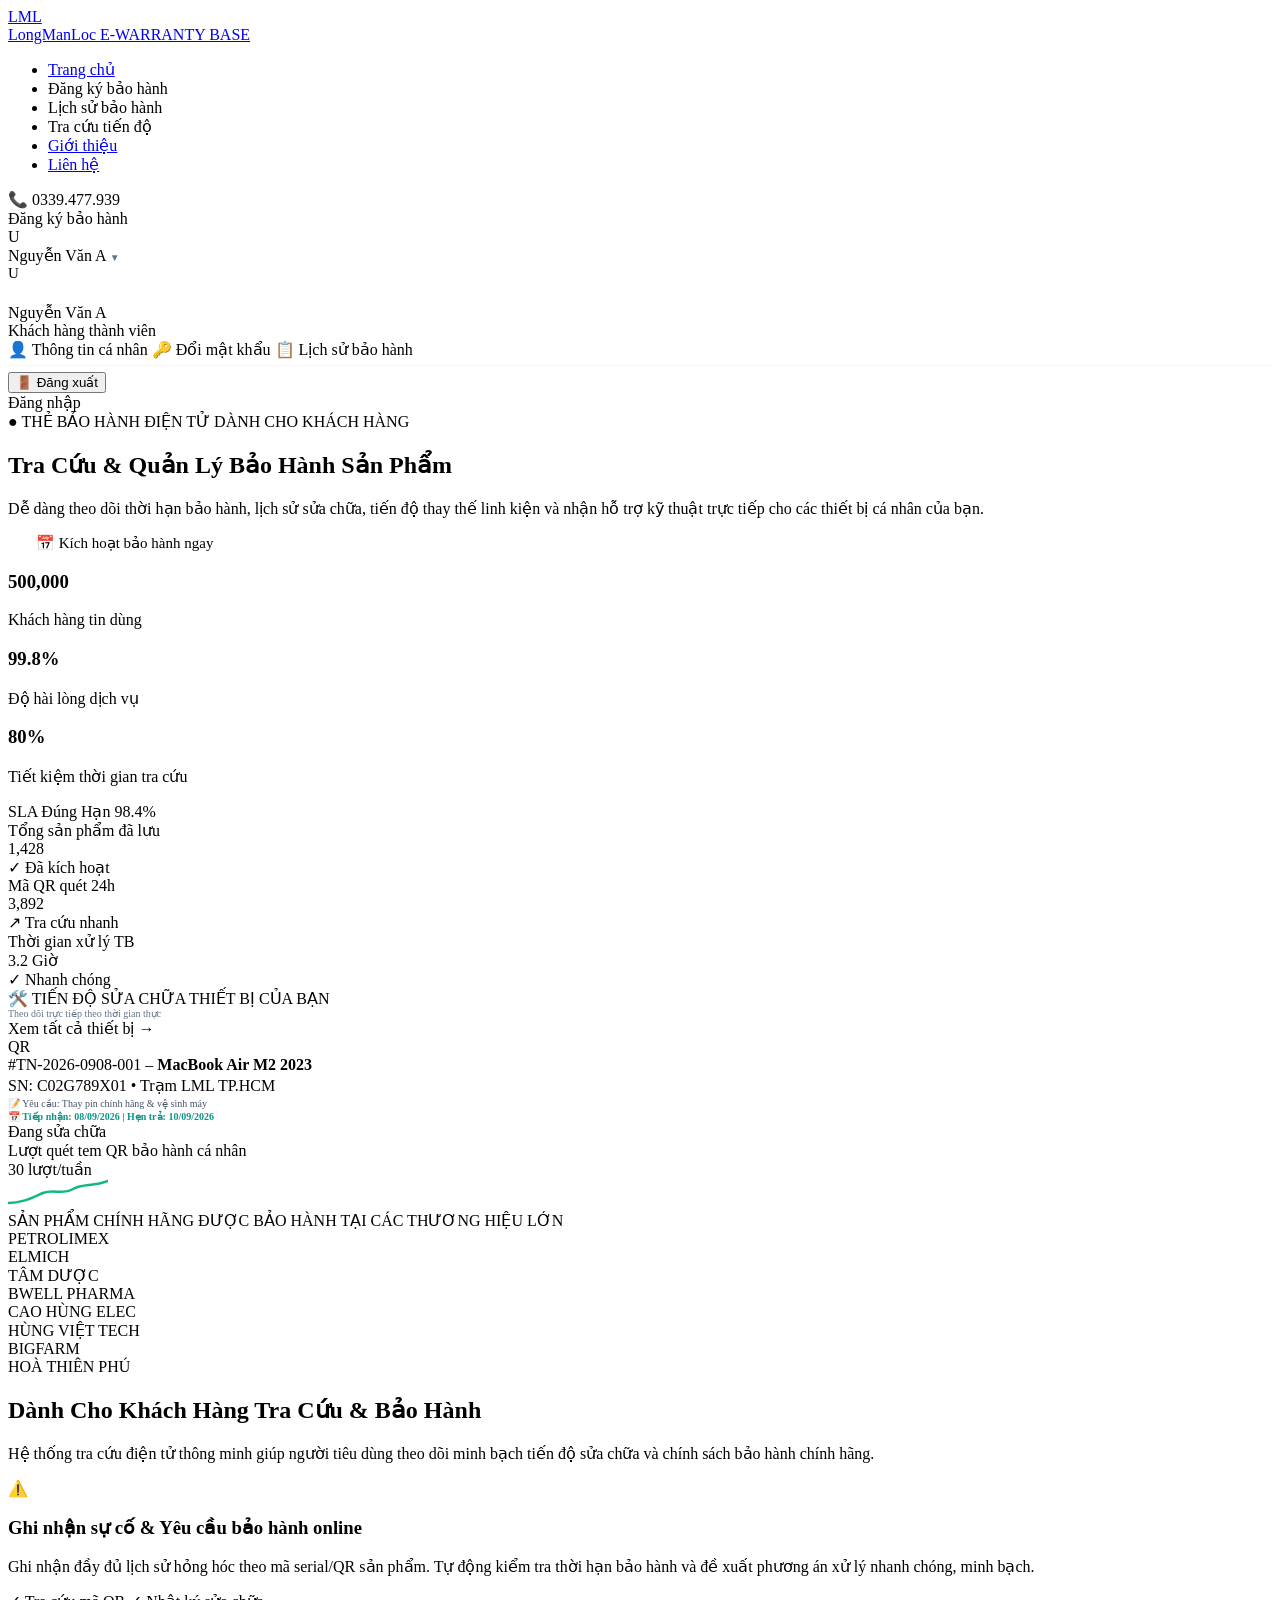
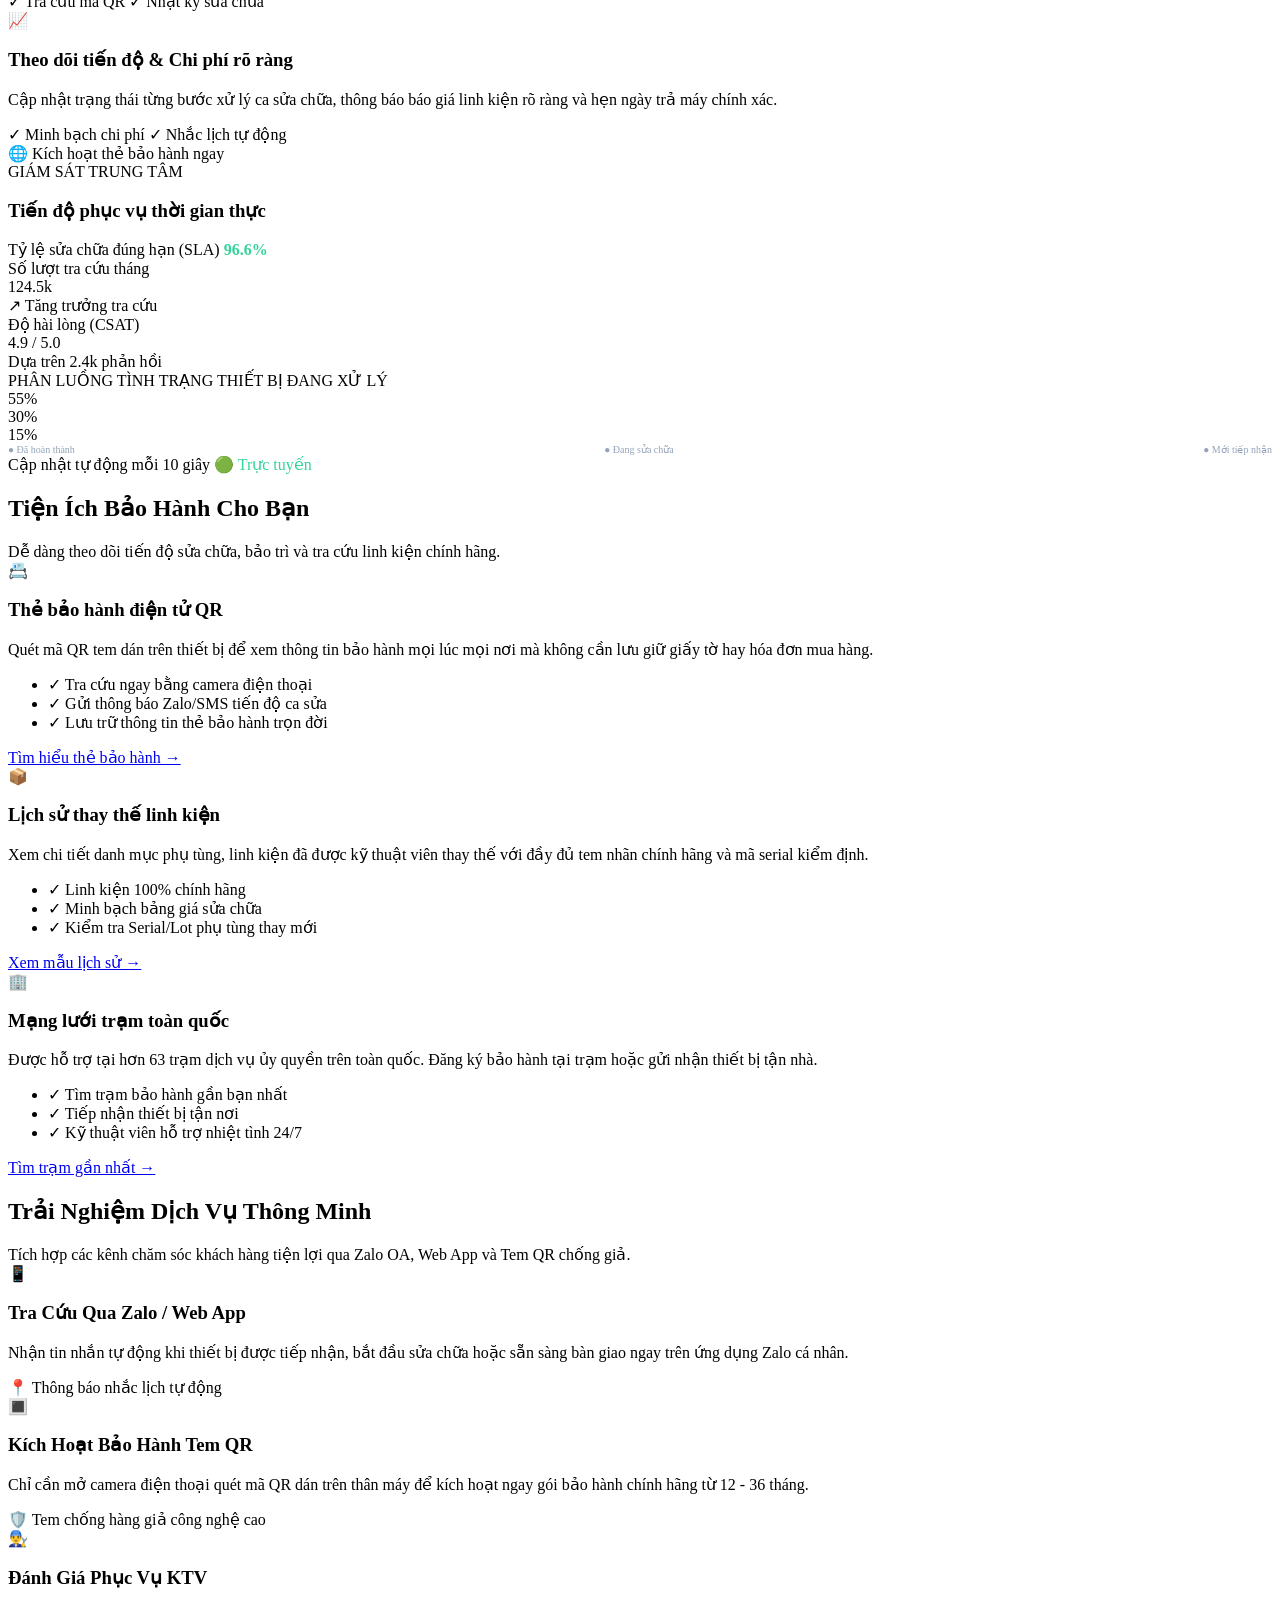
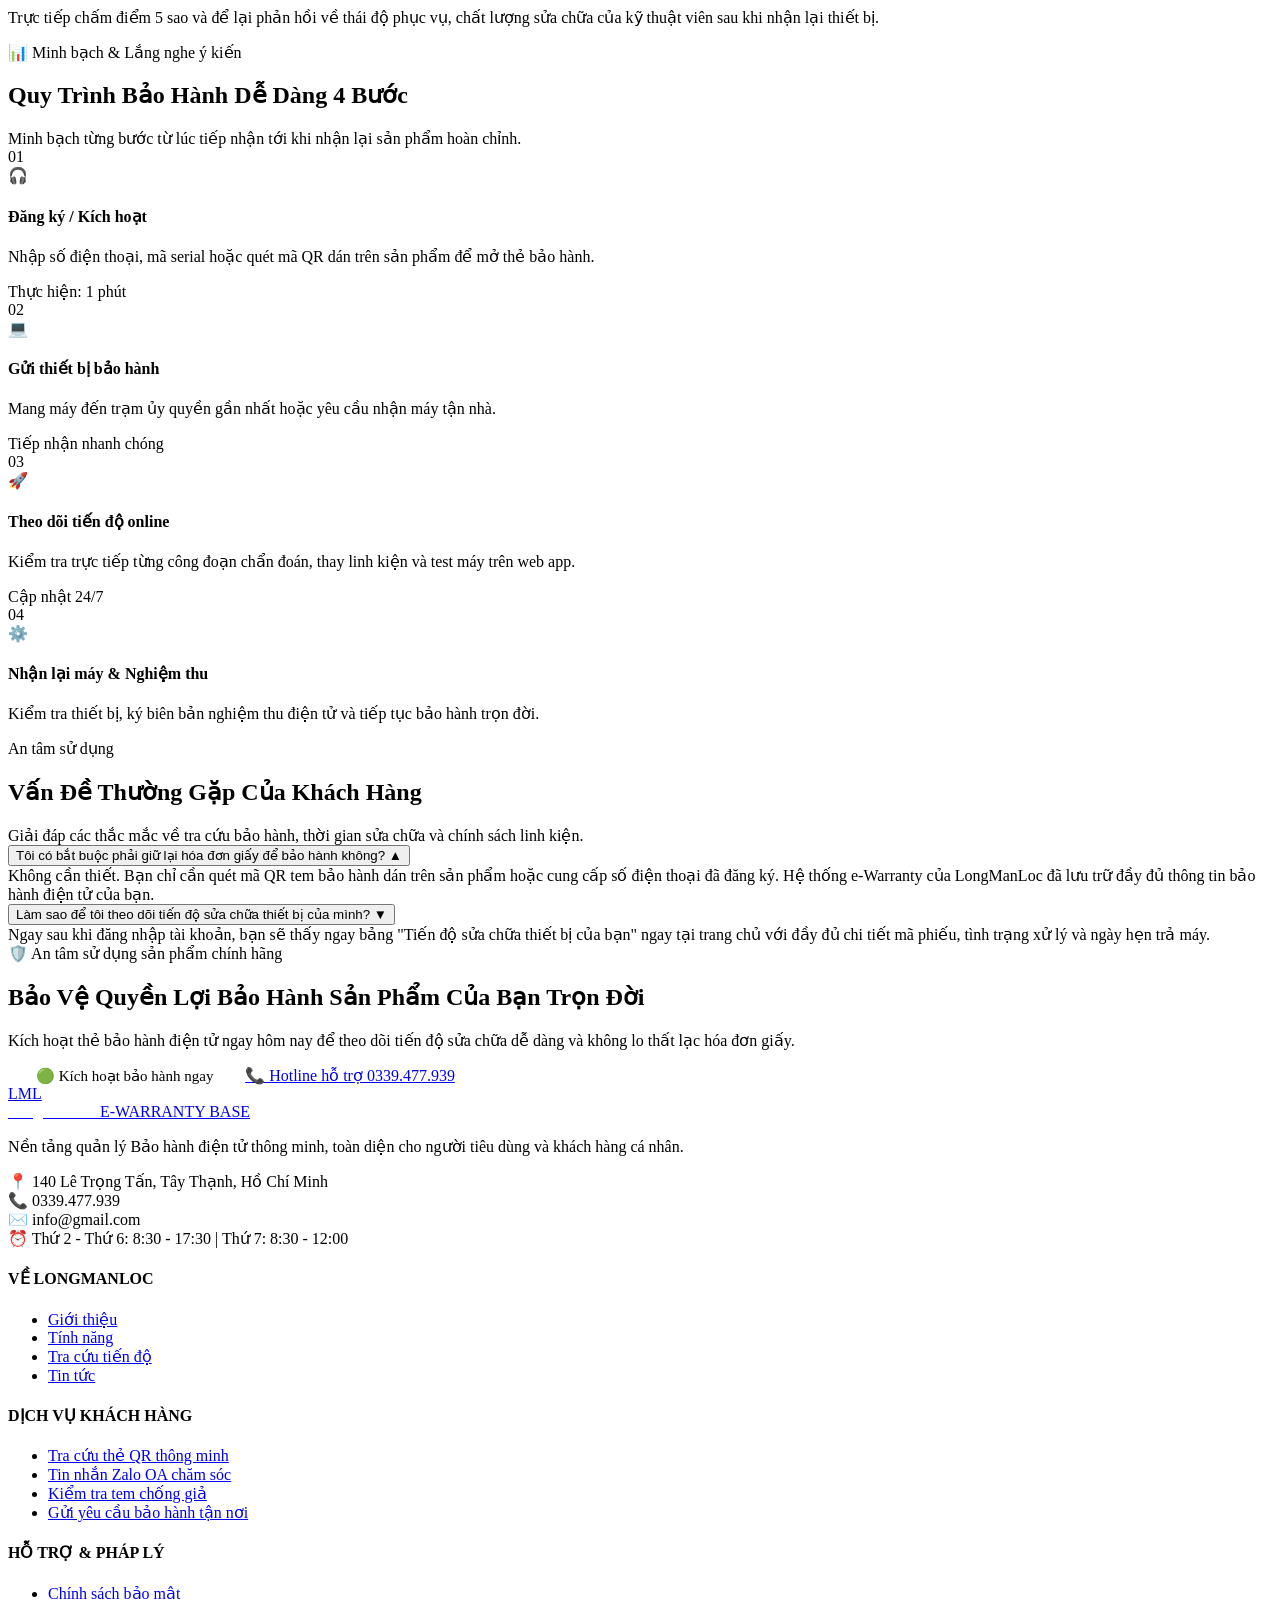
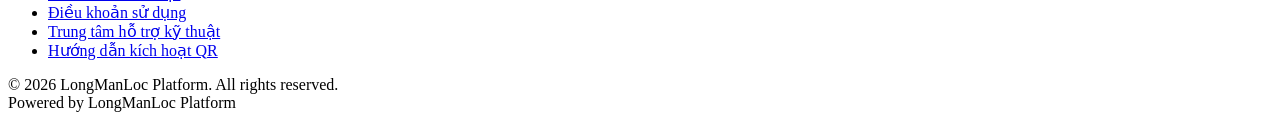
<file: src/main/resources/templates/home/index.html>
<!DOCTYPE html>
<html lang="vi" xmlns:th="http://www.thymeleaf.org" xmlns:sec="http://www.thymeleaf.org/extras/spring-security">
<head>
    <meta charset="UTF-8" />
    <meta name="viewport" content="width=device-width, initial-scale=1.0" />
    <title>Trang chủ – LongManLoc E-WARRANTY BASE</title>
    <link href="https://fonts.googleapis.com/css2?family=Inter:wght@400;500;600;700;800;900&display=swap" rel="stylesheet" />
    <link rel="stylesheet" th:href="@{/css/home.css}" />
</head>
<body>

    <!-- ============================================================================
         HEADER & NAVBAR
         ============================================================================ -->
    <header class="navbar-header">
        <div class="nav-container">
            <a href="/" class="nav-brand">
                <div class="brand-icon-box">LML</div>
                <div class="brand-text">
                    <span class="brand-title">LongManLoc</span>
                    <span class="brand-subtitle">E-WARRANTY BASE</span>
                </div>
            </a>

            <ul class="nav-menu">
                <li><a href="/" class="nav-link active">Trang chủ</a></li>
                <li><a th:href="@{/Warranty/Register}" class="nav-link">Đăng ký bảo hành</a></li>
                <li><a th:href="@{/Warranty/History}" class="nav-link">Lịch sử bảo hành</a></li>
                <li><a th:href="@{/Warranty/Lookup}" class="nav-link">Tra cứu tiến độ</a></li>
                <li><a href="#about" class="nav-link">Giới thiệu</a></li>
                <li><a href="#contact" class="nav-link">Liên hệ</a></li>
            </ul>

            <div class="nav-right-actions">
                <div class="phone-contact-pill">
                    <span>📞</span> 0339.477.939
                </div>
                <a th:href="@{/Warranty/Register}" class="btn-primary-teal">
                    Đăng ký bảo hành
                </a>

                <!-- User Authenticated Profile Widget with Click Dropdown Window -->
                <div class="user-profile-menu" id="userProfileMenu" onclick="toggleProfileDropdown(event)" sec:authorize="isAuthenticated()">
                    <div class="user-avatar-circle" th:text="${userFullName != null ? #strings.substring(userFullName, 0, 1).toUpperCase() : #strings.substring(#authentication.name, 0, 1).toUpperCase()}">U</div>
                    <span class="user-name-text" th:text="${userFullName != null ? userFullName : #authentication.name}">Nguyễn Văn A</span>
                    <span style="font-size: 10px; color: #64748b;">▼</span>

                    <!-- Dropdown Popup Window -->
                    <div class="profile-dropdown-content" onclick="event.stopPropagation()">
                        <div class="profile-dropdown-header">
                            <div class="user-avatar-circle" style="width: 38px; height: 38px; font-size: 15px;" th:text="${userFullName != null ? #strings.substring(userFullName, 0, 1).toUpperCase() : #strings.substring(#authentication.name, 0, 1).toUpperCase()}">U</div>
                            <div>
                                <div class="dropdown-user-name" th:text="${userFullName != null ? userFullName : #authentication.name}">Nguyễn Văn A</div>
                                <div class="dropdown-user-role">Khách hàng thành viên</div>
                            </div>
                        </div>

                        <a th:href="@{/Account/Profile}" class="profile-dropdown-item">
                            <span>👤</span> Thông tin cá nhân
                        </a>
                        <a th:href="@{/Account/ChangePassword}" class="profile-dropdown-item">
                            <span>🔑</span> Đổi mật khẩu
                        </a>
                        <a th:href="@{/Warranty/History}" class="profile-dropdown-item">
                            <span>📋</span> Lịch sử bảo hành
                        </a>
                        
                        <div style="height: 1px; background: #f1f5f9; margin: 6px 0;"></div>

                        <form th:action="@{/Account/Logout}" method="post" style="margin: 0;">
                            <button type="submit" class="profile-dropdown-item logout-item">
                                <span>🚪</span> Đăng xuất
                            </button>
                        </form>
                    </div>
                </div>

                <!-- If Anonymous: Login link -->
                <a th:href="@{/Account/Login}" class="btn-secondary-white" sec:authorize="isAnonymous()">
                    Đăng nhập
                </a>
            </div>
        </div>
    </header>

    <!-- ============================================================================
         HERO BANNER SECTION
         ============================================================================ -->
    <section class="hero-section">
        <div class="hero-bg-glow"></div>
        <div class="hero-grid-container">
            
            <!-- Left Column: Copy & CTA for Retail Customers -->
            <div class="hero-left-content">
                <div class="hero-badge-tag">
                    ● THẺ BẢO HÀNH ĐIỆN TỬ DÀNH CHO KHÁCH HÀNG
                </div>
                <h1 class="hero-headline">
                    Tra Cứu & Quản Lý Bảo Hành Sản Phẩm
                </h1>
                <p class="hero-description">
                    Dễ dàng theo dõi thời hạn bảo hành, lịch sử sửa chữa, tiến độ thay thế linh kiện và nhận hỗ trợ kỹ thuật trực tiếp cho các thiết bị cá nhân của bạn.
                </p>

                <a th:href="@{/Account/Register}" class="btn-primary-teal" style="font-size: 15px; padding: 14px 28px;">
                    📅 Kích hoạt bảo hành ngay
                </a>

                <div class="hero-stats-row">
                    <div class="hero-stat-item">
                        <h3 th:text="${totalCustomers != null ? #numbers.formatInteger(totalCustomers, 1, 'COMMA') : '500,000'}">500,000</h3>
                        <p>Khách hàng tin dùng</p>
                    </div>
                    <div class="hero-stat-item">
                        <h3>99.8%</h3>
                        <p>Độ hài lòng dịch vụ</p>
                    </div>
                    <div class="hero-stat-item">
                        <h3>80%</h3>
                        <p>Tiết kiệm thời gian tra cứu</p>
                    </div>
                </div>
            </div>

            <!-- Right Column: Personal Device Repair Tracking Board (REPLACED DISPATCH BOARD) -->
            <div class="hero-dashboard-card" id="tracking">
                <div class="card-top-bar">
                    <div class="dots-wrapper">
                        <span class="dot-red"></span>
                        <span class="dot-yellow"></span>
                        <span class="dot-green"></span>
                    </div>
                    <div class="sla-pill-badge">SLA Đúng Hạn 98.4%</div>
                </div>

                <div class="dash-stats-grid">
                    <div class="dash-stat-box">
                        <div class="dash-stat-label">Tổng sản phẩm đã lưu</div>
                        <div class="dash-stat-val" th:text="${#numbers.formatInteger(totalTickets != null ? totalTickets : 1428, 1, 'COMMA')}">1,428</div>
                        <div class="dash-stat-sub">✓ Đã kích hoạt</div>
                    </div>
                    <div class="dash-stat-box">
                        <div class="dash-stat-label">Mã QR quét 24h</div>
                        <div class="dash-stat-val">3,892</div>
                        <div class="dash-stat-sub">↗ Tra cứu nhanh</div>
                    </div>
                    <div class="dash-stat-box">
                        <div class="dash-stat-label">Thời gian xử lý TB</div>
                        <div class="dash-stat-val">3.2 Giờ</div>
                        <div class="dash-stat-sub">✓ Nhanh chóng</div>
                    </div>
                </div>

                <div class="dispatch-section-header">
                    <div>
                        <span class="dispatch-title">🛠️ TIẾN ĐỘ SỬA CHỮA THIẾT BỊ CỦA BẠN</span>
                        <div style="font-size: 10px; color: #64748b; font-weight: 500;">Theo dõi trực tiếp theo thời gian thực</div>
                    </div>
                    <a th:href="@{/Warranty/History}" class="dispatch-link">Xem tất cả thiết bị →</a>
                </div>

                <!-- Customer Device Tickets List -->
                <div class="dispatch-ticket-list">
                    <div th:each="ticket, iterStat : ${customerTickets}" class="ticket-item-row" style="align-items: flex-start;">
                        <div class="ticket-info-left" style="flex: 1;">
                            <div class="ticket-type-icon" th:classappend="${iterStat.index == 0 ? 'type-qr' : (iterStat.index == 1 ? 'type-sr' : 'type-ok')}"
                                 th:text="${iterStat.index == 0 ? 'QR' : (iterStat.index == 1 ? 'SR' : 'OK')}">QR</div>
                            <div style="flex: 1;">
                                <div class="ticket-title">
                                    <span th:text="${ticket.maPhieu}">#TN-2026-0908-001</span> – <strong th:text="${ticket.tenThietBi}">MacBook Air M2 2023</strong>
                                </div>
                                <div class="ticket-meta" style="margin-top: 2px;">
                                    <span th:text="${ticket.soSerial}">SN: C02G789X01</span> • <span th:text="${ticket.tenTram}">Trạm LML TP.HCM</span>
                                </div>
                                <div style="font-size: 10px; color: #475569; margin-top: 3px; font-weight: 500;">
                                    📝 <span th:text="${ticket.moTaLoi}">Yêu cầu: Thay pin chính hãng & vệ sinh máy</span>
                                </div>
                                <div style="font-size: 10px; color: #0d9488; margin-top: 2px; font-weight: 600;">
                                    📅 Tiếp nhận: <span th:text="${ticket.ngayTiepNhanStr}">08/09/2026</span> | Hẹn trả: <span th:text="${ticket.ngayHenTraStr}">10/09/2026</span>
                                </div>
                            </div>
                        </div>
                        <span th:class="${ticket.trangThaiClass}" th:text="${ticket.trangThaiBadgeText}" style="margin-top: 4px;">Đang sửa chữa</span>
                    </div>
                </div>

                <div class="qr-scan-spark-card">
                    <div>
                        <div class="qr-spark-title">Lượt quét tem QR bảo hành cá nhân</div>
                        <div class="qr-spark-val">30 lượt/tuần</div>
                    </div>
                    <svg width="100" height="28" viewBox="0 0 100 28" fill="none">
                        <path d="M0 24C15 24 25 18 35 14C45 10 55 16 65 10C75 4 85 8 100 2" stroke="#10b981" stroke-width="2.5" stroke-linecap="round"/>
                    </svg>
                </div>
            </div>

        </div>
    </section>

    <!-- ============================================================================
         BRANDS RIBBON SECTION
         ============================================================================ -->
    <section class="brands-ribbon-section">
        <div class="brands-header-text">
            SẢN PHẨM CHÍNH HÃNG ĐƯỢC BẢO HÀNH TẠI CÁC THƯƠNG HIỆU LỚN
        </div>
        <div class="brands-flex-container">
            <div class="brand-pill">PETROLIMEX</div>
            <div class="brand-pill">ELMICH</div>
            <div class="brand-pill">TÂM DƯỢC</div>
            <div class="brand-pill">BWELL PHARMA</div>
            <div class="brand-pill">CAO HÙNG ELEC</div>
            <div class="brand-pill">HÙNG VIỆT TECH</div>
            <div class="brand-pill">BIGFARM</div>
            <div class="brand-pill">HOÀ THIÊN PHÚ</div>
        </div>
    </section>

    <!-- ============================================================================
         SECTION: DÀNH CHO KHÁCH HÀNG
         ============================================================================ -->
    <section class="management-section">
        <div class="section-container">
            <h2 class="section-title">Dành Cho Khách Hàng Tra Cứu & Bảo Hành</h2>
            <p class="section-subtitle">
                Hệ thống tra cứu điện tử thông minh giúp người tiêu dùng theo dõi minh bạch tiến độ sửa chữa và chính sách bảo hành chính hãng.
            </p>

            <div class="management-grid">
                
                <!-- Left Column: Feature Cards -->
                <div class="management-left-cards">
                    <div class="feature-info-card">
                        <div class="card-icon-circle">⚠️</div>
                        <h3 class="feature-card-heading">Ghi nhận sự cố & Yêu cầu bảo hành online</h3>
                        <p class="feature-card-body">
                            Ghi nhận đầy đủ lịch sử hỏng hóc theo mã serial/QR sản phẩm. Tự động kiểm tra thời hạn bảo hành và đề xuất phương án xử lý nhanh chóng, minh bạch.
                        </p>
                        <div class="card-tags-flex">
                            <span>✓ Tra cứu mã QR</span>
                            <span>✓ Nhật ký sửa chữa</span>
                        </div>
                    </div>

                    <div class="feature-info-card">
                        <div class="card-icon-circle">📈</div>
                        <h3 class="feature-card-heading">Theo dõi tiến độ & Chi phí rõ ràng</h3>
                        <p class="feature-card-body">
                            Cập nhật trạng thái từng bước xử lý ca sửa chữa, thông báo báo giá linh kiện rõ ràng và hẹn ngày trả máy chính xác.
                        </p>
                        <div class="card-tags-flex">
                            <span>✓ Minh bạch chi phí</span>
                            <span>✓ Nhắc lịch tự động</span>
                        </div>
                    </div>

                    <a th:href="@{/Account/Register}" class="btn-primary-teal" style="align-self: flex-start; margin-top: 10px;">
                        🌐 Kích hoạt thẻ bảo hành ngay
                    </a>
                </div>

                <!-- Right Column: Real-time Dark Monitoring Panel -->
                <div class="dark-monitoring-panel">
                    <div class="dark-panel-header">
                        <div class="dark-panel-tag">GIÁM SÁT TRUNG TÂM</div>
                        <h3 class="dark-panel-title">Tiến độ phục vụ thời gian thực</h3>
                    </div>

                    <div class="sla-progress-box">
                        <div class="sla-progress-label">
                            <span>Tỷ lệ sửa chữa đúng hạn (SLA)</span>
                            <span style="color:#34d399; font-weight:800;">96.6%</span>
                        </div>
                        <div class="progress-track">
                            <div class="progress-fill" style="width: 96.6%;"></div>
                        </div>
                    </div>

                    <div class="dark-metrics-grid">
                        <div class="dark-metric-card">
                            <div class="dark-metric-title">Số lượt tra cứu tháng</div>
                            <div class="dark-metric-num">124.5k</div>
                            <div class="dark-metric-sub">↗ Tăng trưởng tra cứu</div>
                        </div>
                        <div class="dark-metric-card">
                            <div class="dark-metric-title">Độ hài lòng (CSAT)</div>
                            <div class="dark-metric-num">4.9 / 5.0</div>
                            <div class="dark-metric-sub">Dựa trên 2.4k phản hồi</div>
                        </div>
                    </div>

                    <div class="repair-breakdown-box">
                        <div class="breakdown-title">PHÂN LUỒNG TÌNH TRẠNG THIẾT BỊ ĐANG XỬ LÝ</div>
                        <div class="multi-color-bar">
                            <div class="bar-seg-delivered">55%</div>
                            <div class="bar-seg-operating">30%</div>
                            <div class="bar-seg-received">15%</div>
                        </div>
                        <div style="display:flex; justify-content:space-between; font-size:10px; color:#94a3b8;">
                            <span>● Đã hoàn thành</span>
                            <span>● Đang sửa chữa</span>
                            <span>● Mới tiếp nhận</span>
                        </div>
                    </div>

                    <div class="dark-panel-footer">
                        <span>Cập nhật tự động mỗi 10 giây</span>
                        <span style="color:#34d399;">🟢 Trực tuyến</span>
                    </div>
                </div>

            </div>
        </div>
    </section>

    <!-- ============================================================================
         SECTION: CÁC CHỨC NĂNG CHÍNH FOR CUSTOMERS
         ============================================================================ -->
    <section class="features-main-section" id="features">
        <div class="section-container">
            <div class="center-header">
                <h2 class="section-title">Tiện Ích Bảo Hành Cho Bạn</h2>
                <p class="section-subtitle" style="margin: 0 auto;">
                    Dễ dàng theo dõi tiến độ sửa chữa, bảo trì và tra cứu linh kiện chính hãng.
                </p>
            </div>

            <div class="three-cols-grid">
                
                <!-- Card 1 -->
                <div class="main-feature-card">
                    <div class="main-feature-icon">📇</div>
                    <h3 class="feature-title-h3">Thẻ bảo hành điện tử QR</h3>
                    <p class="feature-desc-p">
                        Quét mã QR tem dán trên thiết bị để xem thông tin bảo hành mọi lúc mọi nơi mà không cần lưu giữ giấy tờ hay hóa đơn mua hàng.
                    </p>
                    <ul class="checklist-ul">
                        <li><span class="check-mark">✓</span> Tra cứu ngay bằng camera điện thoại</li>
                        <li><span class="check-mark">✓</span> Gửi thông báo Zalo/SMS tiến độ ca sửa</li>
                        <li><span class="check-mark">✓</span> Lưu trữ thông tin thẻ bảo hành trọn đời</li>
                    </ul>
                    <a href="#" class="card-action-link">Tìm hiểu thẻ bảo hành →</a>
                </div>

                <!-- Card 2 -->
                <div class="main-feature-card">
                    <div class="main-feature-icon">📦</div>
                    <h3 class="feature-title-h3">Lịch sử thay thế linh kiện</h3>
                    <p class="feature-desc-p">
                        Xem chi tiết danh mục phụ tùng, linh kiện đã được kỹ thuật viên thay thế với đầy đủ tem nhãn chính hãng và mã serial kiểm định.
                    </p>
                    <ul class="checklist-ul">
                        <li><span class="check-mark">✓</span> Linh kiện 100% chính hãng</li>
                        <li><span class="check-mark">✓</span> Minh bạch bảng giá sửa chữa</li>
                        <li><span class="check-mark">✓</span> Kiểm tra Serial/Lot phụ tùng thay mới</li>
                    </ul>
                    <a href="#" class="card-action-link">Xem mẫu lịch sử →</a>
                </div>

                <!-- Card 3 -->
                <div class="main-feature-card">
                    <div class="main-feature-icon">🏢</div>
                    <h3 class="feature-title-h3">Mạng lưới trạm toàn quốc</h3>
                    <p class="feature-desc-p">
                        Được hỗ trợ tại hơn 63 trạm dịch vụ ủy quyền trên toàn quốc. Đăng ký bảo hành tại trạm hoặc gửi nhận thiết bị tận nhà.
                    </p>
                    <ul class="checklist-ul">
                        <li><span class="check-mark">✓</span> Tìm trạm bảo hành gần bạn nhất</li>
                        <li><span class="check-mark">✓</span> Tiếp nhận thiết bị tận nơi</li>
                        <li><span class="check-mark">✓</span> Kỹ thuật viên hỗ trợ nhiệt tình 24/7</li>
                    </ul>
                    <a href="#" class="card-action-link">Tìm trạm gần nhất →</a>
                </div>

            </div>
        </div>
    </section>

    <!-- ============================================================================
         SECTION: MỞ RỘNG CÁC TÍNH NĂNG THEO YÊU CẦU
         ============================================================================ -->
    <section class="extend-features-section">
        <div class="section-container">
            <div class="center-header">
                <h2 class="section-title">Trải Nghiệm Dịch Vụ Thông Minh</h2>
                <p class="section-subtitle" style="margin: 0 auto;">
                    Tích hợp các kênh chăm sóc khách hàng tiện lợi qua Zalo OA, Web App và Tem QR chống giả.
                </p>
            </div>

            <div class="three-cols-grid">
                
                <div class="main-feature-card" style="background:#ffffff;">
                    <div class="main-feature-icon">📱</div>
                    <h3 class="feature-title-h3">Tra Cứu Qua Zalo / Web App</h3>
                    <p class="feature-desc-p">
                        Nhận tin nhắn tự động khi thiết bị được tiếp nhận, bắt đầu sửa chữa hoặc sẵn sàng bàn giao ngay trên ứng dụng Zalo cá nhân.
                    </p>
                    <div class="card-tags-flex">
                        <span>📍 Thông báo nhắc lịch tự động</span>
                    </div>
                </div>

                <div class="main-feature-card" style="background:#ffffff;">
                    <div class="main-feature-icon">🔳</div>
                    <h3 class="feature-title-h3">Kích Hoạt Bảo Hành Tem QR</h3>
                    <p class="feature-desc-p">
                        Chỉ cần mở camera điện thoại quét mã QR dán trên thân máy để kích hoạt ngay gói bảo hành chính hãng từ 12 - 36 tháng.
                    </p>
                    <div class="card-tags-flex">
                        <span>🛡️ Tem chống hàng giả công nghệ cao</span>
                    </div>
                </div>

                <div class="main-feature-card" style="background:#ffffff;">
                    <div class="main-feature-icon">👨‍🔧</div>
                    <h3 class="feature-title-h3">Đánh Giá Phục Vụ KTV</h3>
                    <p class="feature-desc-p">
                        Trực tiếp chấm điểm 5 sao và để lại phản hồi về thái độ phục vụ, chất lượng sửa chữa của kỹ thuật viên sau khi nhận lại thiết bị.
                    </p>
                    <div class="card-tags-flex">
                        <span>📊 Minh bạch & Lắng nghe ý kiến</span>
                    </div>
                </div>

            </div>
        </div>
    </section>

    <!-- ============================================================================
         SECTION: QUY TRÌNH TRIỂN KHAI 4 BƯỚC FOR CUSTOMERS
         ============================================================================ -->
    <section class="process-steps-section">
        <div class="section-container">
            <div class="center-header">
                <h2 class="section-title">Quy Trình Bảo Hành Dễ Dàng 4 Bước</h2>
                <p class="section-subtitle" style="margin: 0 auto;">
                    Minh bạch từng bước từ lúc tiếp nhận tới khi nhận lại sản phẩm hoàn chỉnh.
                </p>
            </div>

            <div class="steps-four-grid">
                
                <div class="step-process-card">
                    <div>
                        <div class="step-top-head">
                            <span class="step-num-big">01</span>
                            <div class="step-icon-bg">🎧</div>
                        </div>
                        <h4 class="step-card-title">Đăng ký / Kích hoạt</h4>
                        <p class="step-card-desc">Nhập số điện thoại, mã serial hoặc quét mã QR dán trên sản phẩm để mở thẻ bảo hành.</p>
                    </div>
                    <div class="step-time-tag">Thực hiện: 1 phút</div>
                </div>

                <div class="step-process-card">
                    <div>
                        <div class="step-top-head">
                            <span class="step-num-big">02</span>
                            <div class="step-icon-bg">💻</div>
                        </div>
                        <h4 class="step-card-title">Gửi thiết bị bảo hành</h4>
                        <p class="step-card-desc">Mang máy đến trạm ủy quyền gần nhất hoặc yêu cầu nhận máy tận nhà.</p>
                    </div>
                    <div class="step-time-tag">Tiếp nhận nhanh chóng</div>
                </div>

                <div class="step-process-card">
                    <div>
                        <div class="step-top-head">
                            <span class="step-num-big">03</span>
                            <div class="step-icon-bg">🚀</div>
                        </div>
                        <h4 class="step-card-title">Theo dõi tiến độ online</h4>
                        <p class="step-card-desc">Kiểm tra trực tiếp từng công đoạn chẩn đoán, thay linh kiện và test máy trên web app.</p>
                    </div>
                    <div class="step-time-tag">Cập nhật 24/7</div>
                </div>

                <div class="step-process-card">
                    <div>
                        <div class="step-top-head">
                            <span class="step-num-big">04</span>
                            <div class="step-icon-bg">⚙️</div>
                        </div>
                        <h4 class="step-card-title">Nhận lại máy & Nghiệm thu</h4>
                        <p class="step-card-desc">Kiểm tra thiết bị, ký biên bản nghiệm thu điện tử và tiếp tục bảo hành trọn đời.</p>
                    </div>
                    <div class="step-time-tag">An tâm sử dụng</div>
                </div>

            </div>
        </div>
    </section>

    <!-- ============================================================================
         SECTION: FAQ ACCORDION FOR RETAIL CUSTOMERS
         ============================================================================ -->
    <section class="faq-accordion-section">
        <div class="section-container">
            <div class="center-header">
                <h2 class="section-title">Vấn Đề Thường Gặp Của Khách Hàng</h2>
                <p class="section-subtitle" style="margin: 0 auto;">
                    Giải đáp các thắc mắc về tra cứu bảo hành, thời gian sửa chữa và chính sách linh kiện.
                </p>
            </div>

            <div class="faq-max-width">
                
                <div class="faq-item-card active">
                    <button class="faq-question-btn" onclick="toggleFaq(this)">
                        <span>Tôi có bắt buộc phải giữ lại hóa đơn giấy để bảo hành không?</span>
                        <span class="faq-arrow">▲</span>
                    </button>
                    <div class="faq-answer-body">
                        Không cần thiết. Bạn chỉ cần quét mã QR tem bảo hành dán trên sản phẩm hoặc cung cấp số điện thoại đã đăng ký. Hệ thống e-Warranty của LongManLoc đã lưu trữ đầy đủ thông tin bảo hành điện tử của bạn.
                    </div>
                </div>

                <div class="faq-item-card">
                    <button class="faq-question-btn" onclick="toggleFaq(this)">
                        <span>Làm sao để tôi theo dõi tiến độ sửa chữa thiết bị của mình?</span>
                        <span class="faq-arrow">▼</span>
                    </button>
                    <div class="faq-answer-body">
                        Ngay sau khi đăng nhập tài khoản, bạn sẽ thấy ngay bảng "Tiến độ sửa chữa thiết bị của bạn" ngay tại trang chủ với đầy đủ chi tiết mã phiếu, tình trạng xử lý và ngày hẹn trả máy.
                    </div>
                </div>

            </div>
        </div>
    </section>

    <!-- ============================================================================
         CTA DARK BANNER FOR CUSTOMERS
         ============================================================================ -->
    <section class="cta-banner-section">
        <div class="cta-dark-card">
            <div class="cta-tag-pill">🛡️ An tâm sử dụng sản phẩm chính hãng</div>
            <h2 class="cta-heading">Bảo Vệ Quyền Lợi Bảo Hành Sản Phẩm Của Bạn Trọn Đời</h2>
            <p class="cta-subtitle">
                Kích hoạt thẻ bảo hành điện tử ngay hôm nay để theo dõi tiến độ sửa chữa dễ dàng và không lo thất lạc hóa đơn giấy.
            </p>

            <div class="cta-buttons-row">
                <a th:href="@{/Account/Register}" class="btn-primary-teal" style="font-size: 15px; padding: 14px 28px;">
                    🟢 Kích hoạt bảo hành ngay
                </a>
                <a href="tel:0339477939" class="btn-secondary-glass">
                    📞 Hotline hỗ trợ 0339.477.939
                </a>
            </div>
        </div>
    </section>

    <!-- ============================================================================
         FOOTER
         ============================================================================ -->
    <footer class="footer-main">
        <div class="footer-container">
            
            <div class="footer-brand-col">
                <a href="/" class="nav-brand">
                    <div class="brand-icon-box">LML</div>
                    <div class="brand-text">
                        <span class="brand-title" style="color:#fff;">LongManLoc</span>
                        <span class="brand-subtitle">E-WARRANTY BASE</span>
                    </div>
                </a>
                <p>Nền tảng quản lý Bảo hành điện tử thông minh, toàn diện cho người tiêu dùng và khách hàng cá nhân.</p>
                <div class="footer-contact-info">
                    <div>📍 140 Lê Trọng Tấn, Tây Thạnh, Hồ Chí Minh</div>
                    <div>📞 0339.477.939</div>
                    <div>✉️ info@gmail.com</div>
                    <div>⏰ Thứ 2 - Thứ 6: 8:30 - 17:30 | Thứ 7: 8:30 - 12:00</div>
                </div>
            </div>

            <div>
                <h4 class="footer-col-title">VỀ LONGMANLOC</h4>
                <ul class="footer-links-ul">
                    <li><a href="#">Giới thiệu</a></li>
                    <li><a href="#">Tính năng</a></li>
                    <li><a href="#tracking">Tra cứu tiến độ</a></li>
                    <li><a href="#">Tin tức</a></li>
                </ul>
            </div>

            <div>
                <h4 class="footer-col-title">DỊCH VỤ KHÁCH HÀNG</h4>
                <ul class="footer-links-ul">
                    <li><a href="#">Tra cứu thẻ QR thông minh</a></li>
                    <li><a href="#">Tin nhắn Zalo OA chăm sóc</a></li>
                    <li><a href="#">Kiểm tra tem chống giả</a></li>
                    <li><a href="#">Gửi yêu cầu bảo hành tận nơi</a></li>
                </ul>
            </div>

            <div>
                <h4 class="footer-col-title">HỖ TRỢ & PHÁP LÝ</h4>
                <ul class="footer-links-ul">
                    <li><a href="#">Chính sách bảo mật</a></li>
                    <li><a href="#">Điều khoản sử dụng</a></li>
                    <li><a href="#">Trung tâm hỗ trợ kỹ thuật</a></li>
                    <li><a href="#">Hướng dẫn kích hoạt QR</a></li>
                </ul>
            </div>

        </div>

        <div class="footer-bottom-strip">
            <div>© 2026 LongManLoc Platform. All rights reserved.</div>
            <div>Powered by LongManLoc Platform</div>
        </div>
    </footer>

    <!-- Interactive JS for Accordion and Profile Dropdown -->
    <script th:src="@{/js/main.js}"></script>
    <script>
        function toggleFaq(btn) {
            const card = btn.parentElement;
            const arrow = btn.querySelector('.faq-arrow');
            const isActive = card.classList.contains('active');
            
            document.querySelectorAll('.faq-item-card').forEach(item => {
                item.classList.remove('active');
                const a = item.querySelector('.faq-arrow');
                if (a) a.textContent = '▼';
            });

            if (!isActive) {
                card.classList.add('active');
                arrow.textContent = '▲';
            }
        }
    </script>
</body>
</html>
</file>
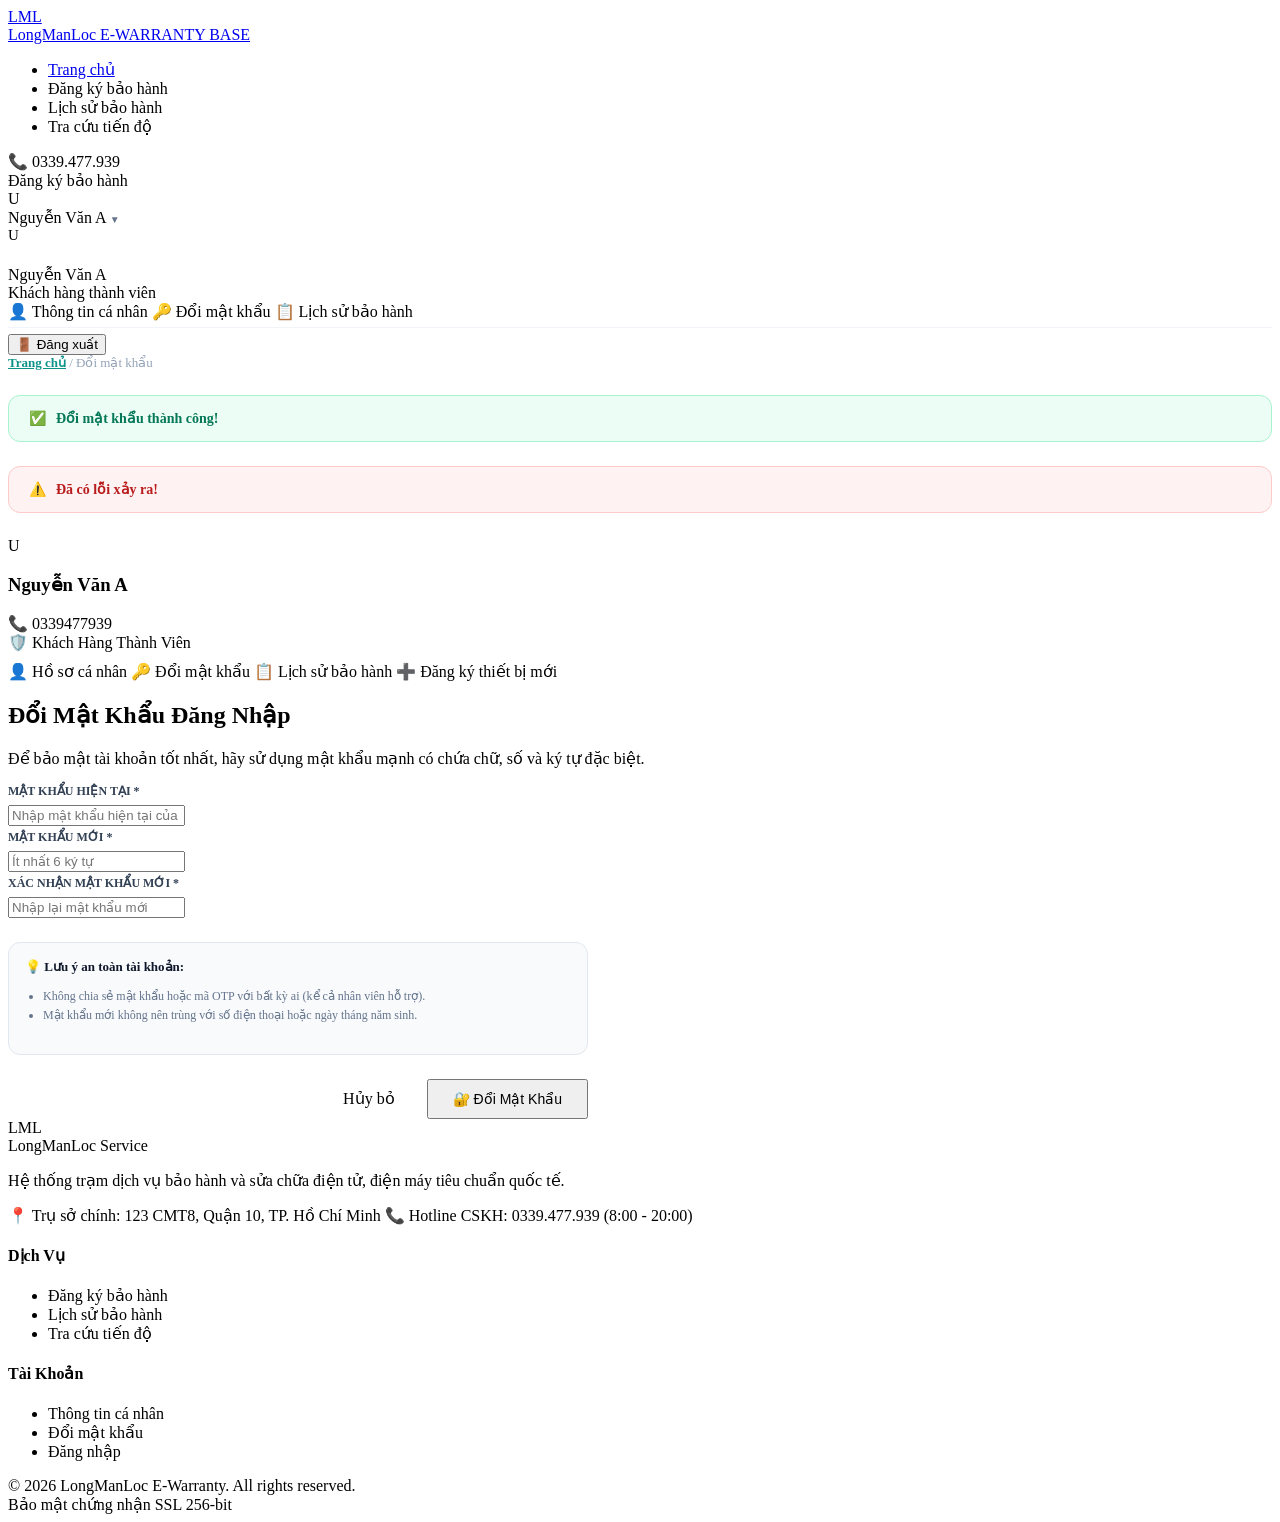
<file: src/main/resources/templates/account/change-password.html>
<!DOCTYPE html>
<html lang="vi" xmlns:th="http://www.thymeleaf.org" xmlns:sec="http://www.thymeleaf.org/extras/spring-security">
<head>
    <meta charset="UTF-8" />
    <meta name="viewport" content="width=device-width, initial-scale=1.0" />
    <title>Đổi Mật Khẩu – LongManLoc E-WARRANTY BASE</title>
    <link href="https://fonts.googleapis.com/css2?family=Inter:wght@400;500;600;700;800;900&display=swap" rel="stylesheet" />
    <link rel="stylesheet" th:href="@{/css/home.css}" />
</head>
<body>

    <!-- ============================================================================
         HEADER & NAVBAR
         ============================================================================ -->
    <header class="navbar-header">
        <div class="nav-container">
            <a href="/" class="nav-brand">
                <div class="brand-icon-box">LML</div>
                <div class="brand-text">
                    <span class="brand-title">LongManLoc</span>
                    <span class="brand-subtitle">E-WARRANTY BASE</span>
                </div>
            </a>

            <ul class="nav-menu">
                <li><a href="/" class="nav-link">Trang chủ</a></li>
                <li><a th:href="@{/Warranty/Register}" class="nav-link">Đăng ký bảo hành</a></li>
                <li><a th:href="@{/Warranty/History}" class="nav-link">Lịch sử bảo hành</a></li>
                <li><a th:href="@{/Warranty/Lookup}" class="nav-link">Tra cứu tiến độ</a></li>
            </ul>

            <div class="nav-right-actions">
                <div class="phone-contact-pill">
                    <span>📞</span> 0339.477.939
                </div>
                <a th:href="@{/Warranty/Register}" class="btn-primary-teal">
                    Đăng ký bảo hành
                </a>

                <!-- User Profile Dropdown -->
                <div class="user-profile-menu" id="userProfileMenu" onclick="toggleProfileDropdown(event)" sec:authorize="isAuthenticated()">
                    <div class="user-avatar-circle" th:text="${userFullName != null ? #strings.substring(userFullName, 0, 1).toUpperCase() : #strings.substring(#authentication.name, 0, 1).toUpperCase()}">U</div>
                    <span class="user-name-text" th:text="${userFullName != null ? userFullName : #authentication.name}">Nguyễn Văn A</span>
                    <span style="font-size: 10px; color: #64748b;">▼</span>

                    <div class="profile-dropdown-content" onclick="event.stopPropagation()">
                        <div class="profile-dropdown-header">
                            <div class="user-avatar-circle" style="width: 38px; height: 38px; font-size: 15px;" th:text="${userFullName != null ? #strings.substring(userFullName, 0, 1).toUpperCase() : #strings.substring(#authentication.name, 0, 1).toUpperCase()}">U</div>
                            <div>
                                <div class="dropdown-user-name" th:text="${userFullName != null ? userFullName : #authentication.name}">Nguyễn Văn A</div>
                                <div class="dropdown-user-role">Khách hàng thành viên</div>
                            </div>
                        </div>

                        <a th:href="@{/Account/Profile}" class="profile-dropdown-item">
                            <span>👤</span> Thông tin cá nhân
                        </a>
                        <a th:href="@{/Account/ChangePassword}" class="profile-dropdown-item active-drop">
                            <span>🔑</span> Đổi mật khẩu
                        </a>
                        <a th:href="@{/Warranty/History}" class="profile-dropdown-item">
                            <span>📋</span> Lịch sử bảo hành
                        </a>
                        
                        <div style="height: 1px; background: #f1f5f9; margin: 6px 0;"></div>

                        <form th:action="@{/Account/Logout}" method="post" style="margin: 0;">
                            <button type="submit" class="profile-dropdown-item logout-item">
                                <span>🚪</span> Đăng xuất
                            </button>
                        </form>
                    </div>
                </div>
            </div>
        </div>
    </header>

    <!-- ============================================================================
         PAGE CONTENT
         ============================================================================ -->
    <main class="page-container">
        
        <!-- Breadcrumb -->
        <div style="font-size: 13px; color: #94a3b8; margin-bottom: 24px;">
            <a href="/" style="color: #0d9488; font-weight: 600;">Trang chủ</a> / <span>Đổi mật khẩu</span>
        </div>

        <!-- Success/Error Alerts -->
        <div th:if="${successMessage}" style="background: #ecfdf5; color: #047857; padding: 14px 20px; border-radius: 12px; font-size: 14px; font-weight: 600; margin-bottom: 24px; border: 1px solid #a7f3d0; display: flex; align-items: center; gap: 10px;">
            <span>✅</span> <span th:text="${successMessage}">Đổi mật khẩu thành công!</span>
        </div>

        <div th:if="${errorMessage}" style="background: #fef2f2; color: #b91c1c; padding: 14px 20px; border-radius: 12px; font-size: 14px; font-weight: 600; margin-bottom: 24px; border: 1px solid #fecaca; display: flex; align-items: center; gap: 10px;">
            <span>⚠️</span> <span th:text="${errorMessage}">Đã có lỗi xảy ra!</span>
        </div>

        <div class="profile-layout-grid">
            
            <!-- Left Sidebar -->
            <aside class="user-sidebar-card">
                <div class="user-big-avatar" th:text="${userFullName != null ? #strings.substring(userFullName, 0, 1).toUpperCase() : 'U'}">
                    U
                </div>
                <h3 class="user-card-fullname" th:text="${userFullName != null ? userFullName : #authentication.name}">Nguyễn Văn A</h3>
                <div class="user-card-phone">
                    <span>📞</span> <span th:text="${#authentication.name}">0339477939</span>
                </div>
                <div>
                    <span class="user-badge-role">🛡️ Khách Hàng Thành Viên</span>
                </div>

                <nav class="sidebar-nav-links" style="margin-top: 10px;">
                    <a th:href="@{/Account/Profile}" class="sidebar-nav-btn">
                        <span>👤</span> Hồ sơ cá nhân
                    </a>
                    <a th:href="@{/Account/ChangePassword}" class="sidebar-nav-btn active">
                        <span>🔑</span> Đổi mật khẩu
                    </a>
                    <a th:href="@{/Warranty/History}" class="sidebar-nav-btn">
                        <span>📋</span> Lịch sử bảo hành
                    </a>
                    <a th:href="@{/Warranty/Register}" class="sidebar-nav-btn">
                        <span>➕</span> Đăng ký thiết bị mới
                    </a>
                </nav>
            </aside>

            <!-- Right Content Form -->
            <div>
                <section class="content-panel-card">
                    <h2 class="card-heading-title">Đổi Mật Khẩu Đăng Nhập</h2>
                    <p class="card-heading-desc">Để bảo mật tài khoản tốt nhất, hãy sử dụng mật khẩu mạnh có chứa chữ, số và ký tự đặc biệt.</p>

                    <form th:action="@{/Account/ChangePassword}" th:object="${changePasswordModel}" method="post" style="max-width: 580px;">
                        
                        <div class="form-row-group">
                            <label for="currentPassword" style="font-size: 12px; font-weight: 800; color: #334155; margin-bottom: 6px; display: block; text-transform: uppercase;">Mật khẩu hiện tại *</label>
                            <input type="password" id="currentPassword" th:field="*{currentPassword}" class="regular-input" placeholder="Nhập mật khẩu hiện tại của bạn" required />
                            <div th:if="${#fields.hasErrors('currentPassword')}" style="color: #dc2626; font-size: 12px; margin-top: 4px;" th:errors="*{currentPassword}"></div>
                        </div>

                        <div class="form-row-group">
                            <label for="newPassword" style="font-size: 12px; font-weight: 800; color: #334155; margin-bottom: 6px; display: block; text-transform: uppercase;">Mật khẩu mới *</label>
                            <input type="password" id="newPassword" th:field="*{newPassword}" class="regular-input" placeholder="Ít nhất 6 ký tự" required />
                            <div th:if="${#fields.hasErrors('newPassword')}" style="color: #dc2626; font-size: 12px; margin-top: 4px;" th:errors="*{newPassword}"></div>
                        </div>

                        <div class="form-row-group">
                            <label for="confirmPassword" style="font-size: 12px; font-weight: 800; color: #334155; margin-bottom: 6px; display: block; text-transform: uppercase;">Xác nhận mật khẩu mới *</label>
                            <input type="password" id="confirmPassword" th:field="*{confirmPassword}" class="regular-input" placeholder="Nhập lại mật khẩu mới" required />
                            <div th:if="${#fields.hasErrors('confirmPassword')}" style="color: #dc2626; font-size: 12px; margin-top: 4px;" th:errors="*{confirmPassword}"></div>
                        </div>

                        <div style="background: #f8fafc; border: 1px solid #e2e8f0; border-radius: 12px; padding: 16px; margin: 24px 0;">
                            <div style="font-size: 13px; font-weight: 700; color: #0f172a; margin-bottom: 8px;">💡 Lưu ý an toàn tài khoản:</div>
                            <ul style="font-size: 12px; color: #64748b; padding-left: 18px; line-height: 1.6;">
                                <li>Không chia sẻ mật khẩu hoặc mã OTP với bất kỳ ai (kể cả nhân viên hỗ trợ).</li>
                                <li>Mật khẩu mới không nên trùng với số điện thoại hoặc ngày tháng năm sinh.</li>
                            </ul>
                        </div>

                        <div style="display: flex; align-items: center; justify-content: flex-end; gap: 12px;">
                            <a th:href="@{/Account/Profile}" class="btn-secondary-white" style="padding: 10px 20px;">Hủy bỏ</a>
                            <button type="submit" class="btn-primary-teal" style="padding: 10px 24px; font-size: 14px;">
                                🔐 Đổi Mật Khẩu
                            </button>
                        </div>
                    </form>
                </section>
            </div>

        </div>

    </main>

    <!-- ============================================================================
         FOOTER
         ============================================================================ -->
    <footer class="footer-section">
        <div class="footer-container">
            <div class="footer-col-about">
                <div class="footer-brand">
                    <div class="brand-icon-box">LML</div>
                    <span class="footer-brand-title">LongManLoc Service</span>
                </div>
                <p class="footer-desc">
                    Hệ thống trạm dịch vụ bảo hành và sửa chữa điện tử, điện máy tiêu chuẩn quốc tế.
                </p>
                <div class="footer-contact-info">
                    <span>📍 Trụ sở chính: 123 CMT8, Quận 10, TP. Hồ Chí Minh</span>
                    <span>📞 Hotline CSKH: 0339.477.939 (8:00 - 20:00)</span>
                </div>
            </div>

            <div class="footer-col-links">
                <h4 class="footer-col-title">Dịch Vụ</h4>
                <ul class="footer-links-ul">
                    <li><a th:href="@{/Warranty/Register}">Đăng ký bảo hành</a></li>
                    <li><a th:href="@{/Warranty/History}">Lịch sử bảo hành</a></li>
                    <li><a th:href="@{/Warranty/Lookup}">Tra cứu tiến độ</a></li>
                </ul>
            </div>

            <div class="footer-col-links">
                <h4 class="footer-col-title">Tài Khoản</h4>
                <ul class="footer-links-ul">
                    <li><a th:href="@{/Account/Profile}">Thông tin cá nhân</a></li>
                    <li><a th:href="@{/Account/ChangePassword}">Đổi mật khẩu</a></li>
                    <li><a th:href="@{/Account/Login}">Đăng nhập</a></li>
                </ul>
            </div>
        </div>

        <div class="footer-bottom-strip">
            <div>© 2026 LongManLoc E-Warranty. All rights reserved.</div>
            <div>Bảo mật chứng nhận SSL 256-bit</div>
        </div>
    </footer>

    <script th:src="@{/js/main.js}"></script>
</body>
</html>
</file>
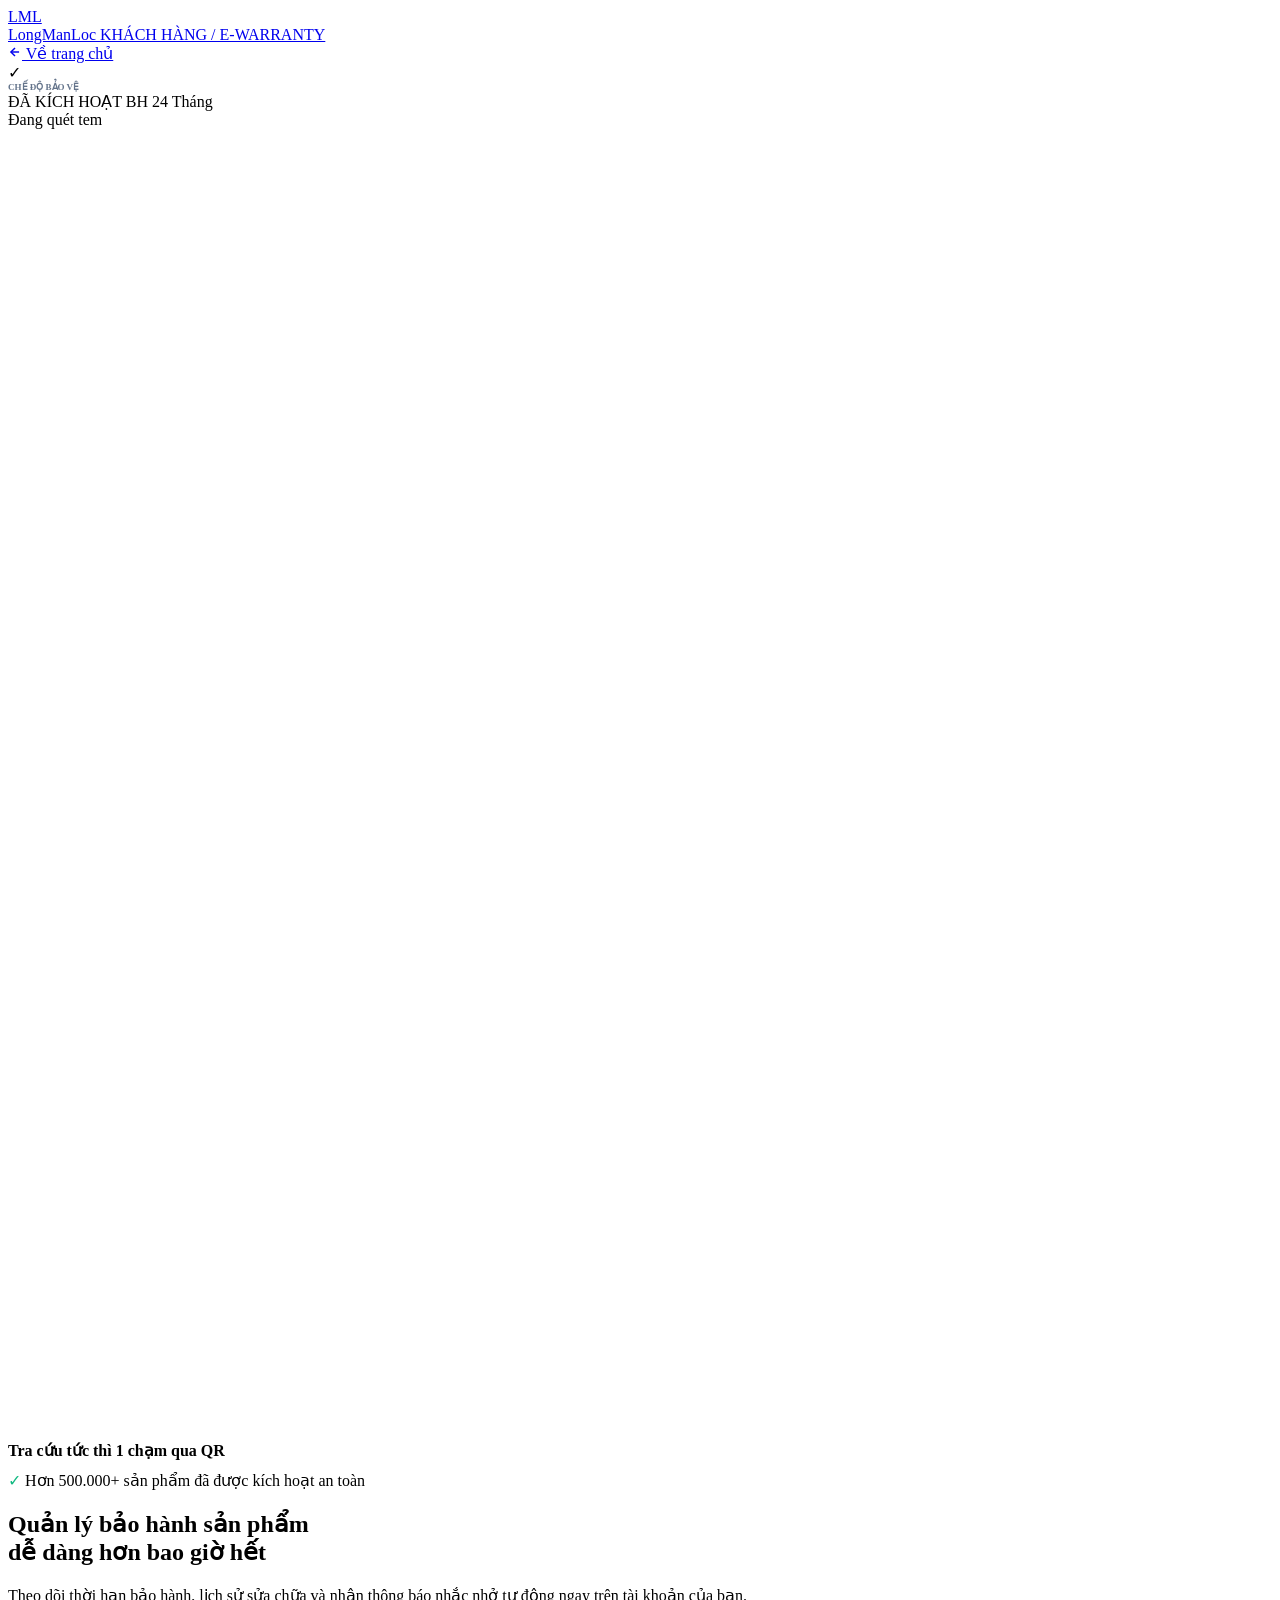
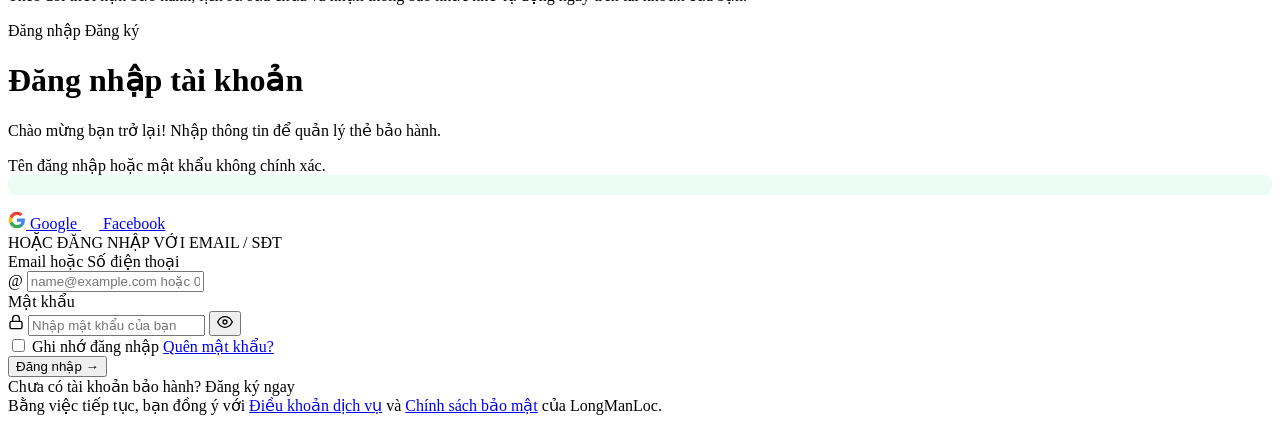
<file: src/main/resources/templates/account/login.html>
<!DOCTYPE html>
<html lang="vi" xmlns:th="http://www.thymeleaf.org">
<head>
    <meta charset="UTF-8" />
    <meta name="viewport" content="width=device-width, initial-scale=1.0" />
    <title>Đăng nhập – LongManLoc E-WARRANTY</title>
    <link rel="stylesheet" th:href="@{/css/auth.css}" />
</head>
<body class="auth-body">

<div class="auth-container">

    <!-- CỘT TRÁI - BANNER -->
    <div class="auth-banner">
        
        <!-- Header -->
        <div class="banner-header">
            <a href="/" class="banner-logo">
                <div class="banner-logo-icon">LML</div>
                <div class="banner-logo-text">
                    <span class="banner-logo-title">LongManLoc</span>
                    <span class="banner-logo-sub">KHÁCH HÀNG / E-WARRANTY</span>
                </div>
            </a>
            <a href="/" class="banner-home-link">
                <svg width="14" height="14" viewBox="0 0 24 24" fill="none" stroke="currentColor" stroke-width="2.5">
                    <line x1="19" y1="12" x2="5" y2="12"></line>
                    <polyline points="12 19 5 12 12 5"></polyline>
                </svg>
                Về trang chủ
            </a>
        </div>

        <!-- Phone Mockup Illustration -->
        <div class="banner-mockup-area">
            
            <div class="floating-badge-top">
                <span class="check-icon">✓</span>
                <div>
                    <div style="font-size: 9px; color: #64748b; font-weight: 600;">CHẾ ĐỘ BẢO VỆ</div>
                    <div>ĐÃ KÍCH HOẠT BH 24 Tháng</div>
                </div>
            </div>

            <div class="phone-mockup">
                <div class="phone-camera-dot"></div>
                <div class="phone-screen">
                    <div class="scanning-status">
                        <span class="dot-green"></span>
                        Đang quét tem
                    </div>

                    <div class="qr-frame">
                        <svg class="qr-image" viewBox="0 0 24 24" fill="white">
                            <path d="M3 11h8V3H3v8zm2-6h4v4H5V5zM3 21h8v-8H3v8zm2-6h4v4H5v-4zM13 3v8h8V3h-8zm6 6h-4V5h4v4zM13 13h2v2h-2v-2zm2 2h2v2h-2v-2zm2-2h2v2h-2v-2zm-4 4h2v2h-2v-2zm2 2h2v2h-2v-2zm2-4h2v2h-2v-2zm2 4h-2v-2h2v2z"/>
                        </svg>
                    </div>

                    <div style="font-size: 10px; color: rgba(255,255,255,0.4); margin-top: 15px;">Hàng LongManLoc</div>
                </div>
            </div>

            <div class="floating-badge-bottom">
                <div class="bolt-icon">
                    <svg width="14" height="14" viewBox="0 0 24 24" fill="white">
                        <polygon points="13 2 3 14 12 14 11 22 21 10 12 10 13 2"></polygon>
                    </svg>
                </div>
                <div>
                    <div style="font-weight: 700;">Tra cứu tức thì 1 chạm qua QR</div>
                    <div style="color: rgba(255,255,255,0.6); font-size: 10px;">Không cần giữ hóa đơn giấy</div>
                </div>
            </div>

        </div>

        <!-- Banner Footer -->
        <div class="banner-footer">
            <div class="pill-badge">
                <span style="color: #10b981;">✓</span> Hơn 500.000+ sản phẩm đã được kích hoạt an toàn
            </div>
            <h2 class="banner-heading">Quản lý bảo hành sản phẩm<br/>dễ dàng hơn bao giờ hết</h2>
            <p class="banner-subheading">Theo dõi thời hạn bảo hành, lịch sử sửa chữa và nhận thông báo nhắc nhở tự động ngay trên tài khoản của bạn.</p>

            <div class="pagination-dots">
                <div class="dot active"></div>
                <div class="dot"></div>
                <div class="dot"></div>
            </div>
        </div>

    </div>

    <!-- CỘT PHẢI - FORM DẠNG PANE -->
    <div class="auth-form-panel">
        
        <!-- Tab Switcher Top Right -->
        <div class="tab-switcher-wrapper">
            <div class="tab-switcher">
                <a th:href="@{/Account/Login}" class="tab-btn active">Đăng nhập</a>
                <a th:href="@{/Account/Register}" class="tab-btn">Đăng ký</a>
            </div>
        </div>

        <div class="form-content">
            <div class="form-header">
                <h1>Đăng nhập tài khoản</h1>
                <p>Chào mừng bạn trở lại! Nhập thông tin để quản lý thẻ bảo hành.</p>
            </div>

            <!-- Validation Error Summary -->
            <div th:if="${param.error}" class="validation-summary-errors">
                Tên đăng nhập hoặc mật khẩu không chính xác.
            </div>
            <div th:if="${successMessage}" style="background: #ecfdf5; color: #047857; padding: 10px; border-radius: 8px; font-size: 13px; margin-bottom: 16px;">
                <span th:text="${successMessage}"></span>
            </div>

            <!-- Social Login Buttons -->
            <div class="social-buttons">
                <a href="#" class="btn-social btn-google">
                    <svg width="18" height="18" viewBox="0 0 24 24">
                        <path d="M22.56 12.25c0-.78-.07-1.53-.2-2.25H12v4.26h5.92c-.26 1.37-1.04 2.53-2.21 3.31v2.77h3.57c2.08-1.92 3.28-4.74 3.28-8.09z" fill="#4285F4"/>
                        <path d="M12 23c2.97 0 5.46-.98 7.28-2.66l-3.57-2.77c-.98.66-2.23 1.06-3.71 1.06-2.86 0-5.29-1.93-6.16-4.53H2.18v2.84C3.99 20.53 7.7 23 12 23z" fill="#34A853"/>
                        <path d="M5.84 14.09c-.22-.66-.35-1.36-.35-2.09s.13-1.43.35-2.09V7.07H2.18C1.43 8.55 1 10.22 1 12s.43 3.45 1.18 4.93l3.66-2.84z" fill="#FBBC05"/>
                        <path d="M12 5.38c1.62 0 3.06.56 4.21 1.64l3.15-3.15C17.45 2.09 14.97 1 12 1 7.7 1 3.99 3.47 2.18 7.07l3.66 2.84c.87-2.6 3.3-4.53 6.16-4.53z" fill="#EA4335"/>
                    </svg>
                    Google
                </a>
                <a href="#" class="btn-social btn-facebook">
                    <svg width="18" height="18" viewBox="0 0 24 24" fill="white">
                        <path d="M24 12.073c0-6.627-5.373-12-12-12s-12 5.373-12 12c0 5.99 4.388 10.954 10.125 11.854v-8.385H7.078v-3.47h3.047V9.43c0-3.007 1.792-4.669 4.533-4.669 1.312 0 2.686.235 2.686.235v2.953H15.83c-1.491 0-1.956.925-1.956 1.874v2.25h3.328l-.532 3.47h-2.796v8.385C19.612 23.027 24 18.062 24 12.073z"/>
                    </svg>
                    Facebook
                </a>
            </div>

            <div class="divider">
                <span>HOẶC ĐĂNG NHẬP VỚI EMAIL / SĐT</span>
            </div>

            <!-- Login Form -->
            <form th:action="@{/Account/Login}" method="post">
                <div class="form-group">
                    <label for="Username">Email hoặc Số điện thoại</label>
                    <div class="input-wrapper">
                        <span class="input-icon">@</span>
                        <input type="text" id="Username" name="Username" class="form-input" placeholder="name@example.com hoặc 09xxxxxxxx" required />
                    </div>
                </div>

                <div class="form-group">
                    <label for="Password">Mật khẩu</label>
                    <div class="input-wrapper">
                        <span class="input-icon">
                            <svg width="16" height="16" viewBox="0 0 24 24" fill="none" stroke="currentColor" stroke-width="2">
                                <rect x="3" y="11" width="18" height="11" rx="2" ry="2"></rect>
                                <path d="M7 11V7a5 5 0 0 1 10 0v4"></path>
                            </svg>
                        </span>
                        <input type="password" id="Password" name="Password" class="form-input" placeholder="Nhập mật khẩu của bạn" required />
                        <button type="button" class="eye-btn" onclick="togglePasswordVisibility()">
                            <svg width="16" height="16" viewBox="0 0 24 24" fill="none" stroke="currentColor" stroke-width="2">
                                <path d="M1 12s4-8 11-8 11 8 11 8-4 8-11 8-11-8-11-8z"></path>
                                <circle cx="12" cy="12" r="3"></circle>
                            </svg>
                        </button>
                    </div>
                </div>

                <div class="form-meta">
                    <label class="checkbox-label">
                        <input type="checkbox" name="remember-me" />
                        Ghi nhớ đăng nhập
                    </label>
                    <a href="#" class="forgot-link">Quên mật khẩu?</a>
                </div>

                <button type="submit" class="btn-submit">
                    Đăng nhập →
                </button>
            </form>

            <div class="form-switch-text">
                Chưa có tài khoản bảo hành? <a th:href="@{/Account/Register}">Đăng ký ngay</a>
            </div>
        </div>

        <div class="form-footer-note">
            Bằng việc tiếp tục, bạn đồng ý với <a href="#">Điều khoản dịch vụ</a> và <a href="#">Chính sách bảo mật</a> của LongManLoc.
        </div>

    </div>

</div>

<script>
    function togglePasswordVisibility() {
        const pwd = document.getElementById('Password');
        pwd.type = pwd.type === 'password' ? 'text' : 'password';
    }
</script>
</body>
</html>
</file>
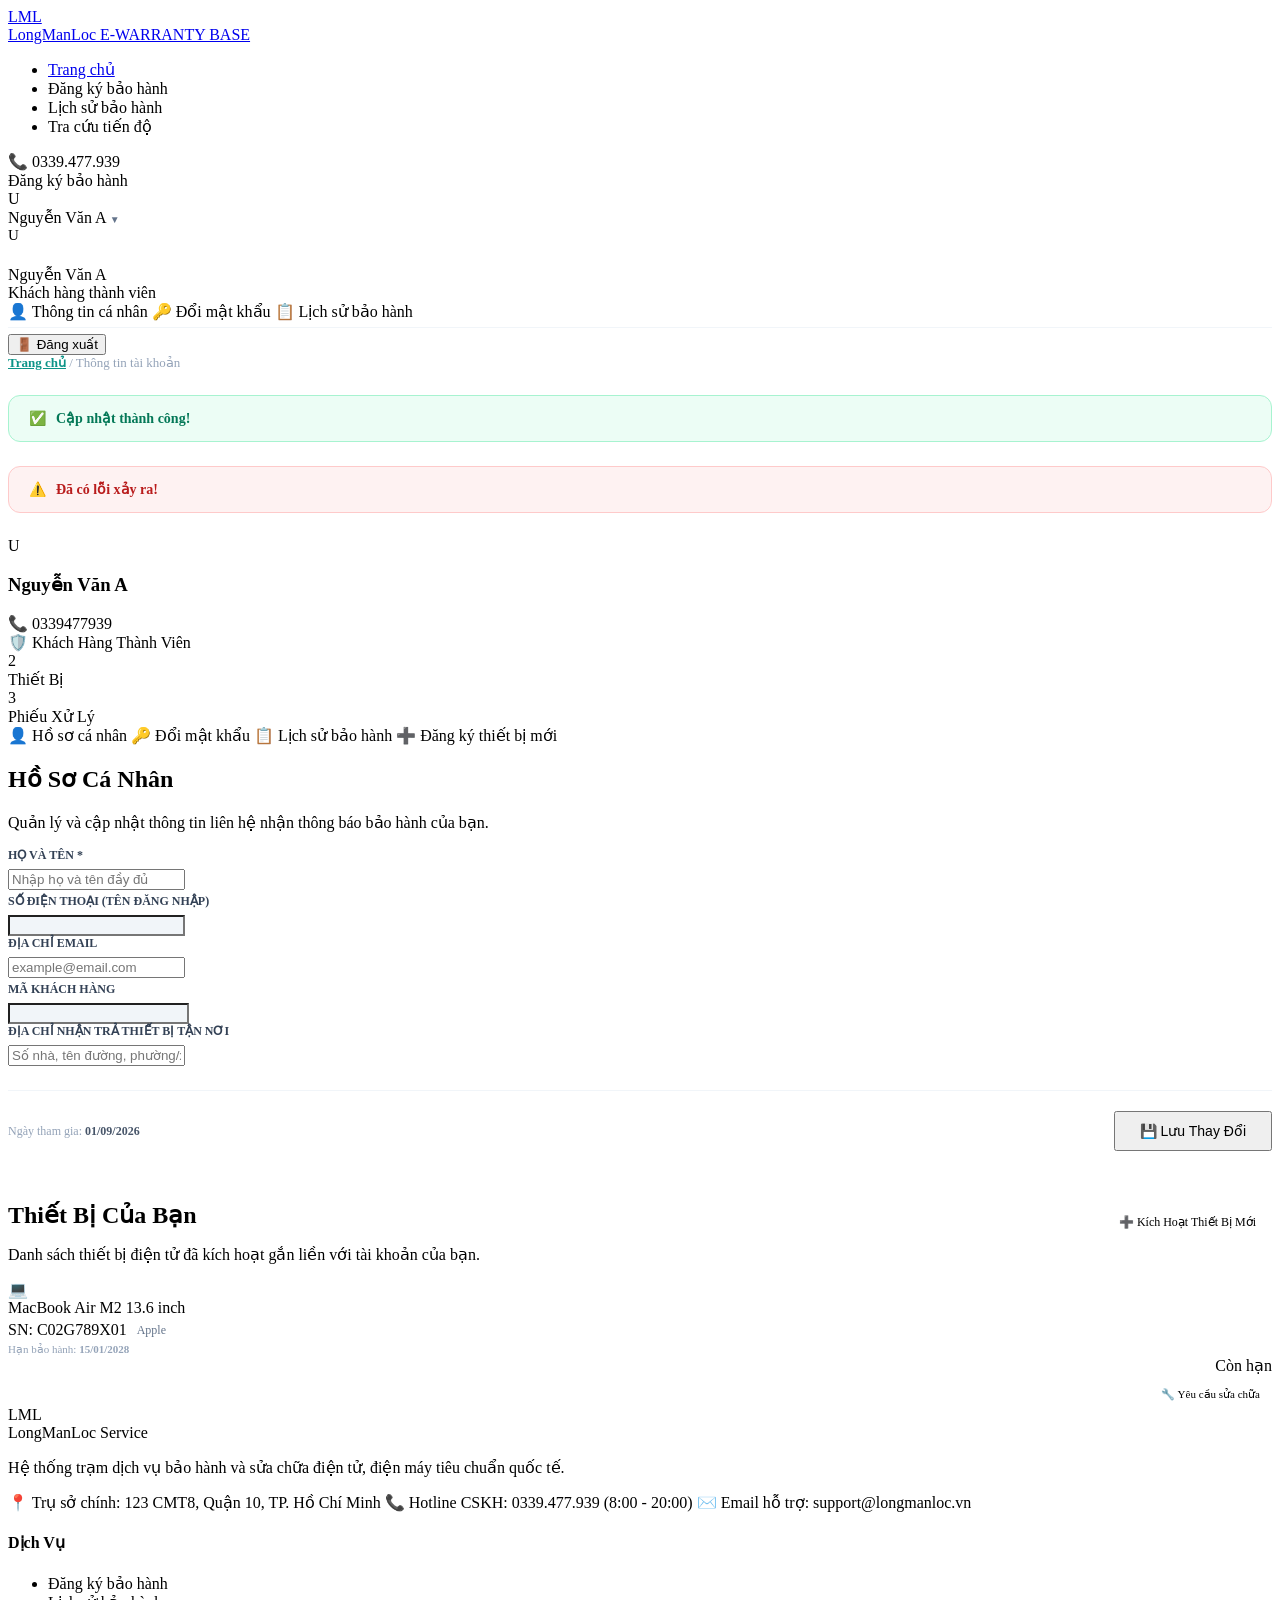
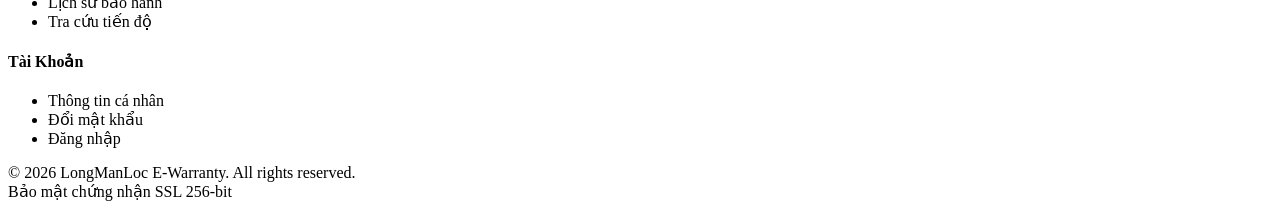
<file: src/main/resources/templates/account/profile.html>
<!DOCTYPE html>
<html lang="vi" xmlns:th="http://www.thymeleaf.org" xmlns:sec="http://www.thymeleaf.org/extras/spring-security">
<head>
    <meta charset="UTF-8" />
    <meta name="viewport" content="width=device-width, initial-scale=1.0" />
    <title>Thông Tin Cá Nhân – LongManLoc E-WARRANTY BASE</title>
    <link href="https://fonts.googleapis.com/css2?family=Inter:wght@400;500;600;700;800;900&display=swap" rel="stylesheet" />
    <link rel="stylesheet" th:href="@{/css/home.css}" />
</head>
<body>

    <!-- ============================================================================
         HEADER & NAVBAR
         ============================================================================ -->
    <header class="navbar-header">
        <div class="nav-container">
            <a href="/" class="nav-brand">
                <div class="brand-icon-box">LML</div>
                <div class="brand-text">
                    <span class="brand-title">LongManLoc</span>
                    <span class="brand-subtitle">E-WARRANTY BASE</span>
                </div>
            </a>

            <ul class="nav-menu">
                <li><a href="/" class="nav-link">Trang chủ</a></li>
                <li><a th:href="@{/Warranty/Register}" class="nav-link">Đăng ký bảo hành</a></li>
                <li><a th:href="@{/Warranty/History}" class="nav-link">Lịch sử bảo hành</a></li>
                <li><a th:href="@{/Warranty/Lookup}" class="nav-link">Tra cứu tiến độ</a></li>
            </ul>

            <div class="nav-right-actions">
                <div class="phone-contact-pill">
                    <span>📞</span> 0339.477.939
                </div>
                <a th:href="@{/Warranty/Register}" class="btn-primary-teal">
                    Đăng ký bảo hành
                </a>

                <!-- User Profile Dropdown -->
                <div class="user-profile-menu" id="userProfileMenu" onclick="toggleProfileDropdown(event)" sec:authorize="isAuthenticated()">
                    <div class="user-avatar-circle" th:text="${userFullName != null ? #strings.substring(userFullName, 0, 1).toUpperCase() : #strings.substring(#authentication.name, 0, 1).toUpperCase()}">U</div>
                    <span class="user-name-text" th:text="${userFullName != null ? userFullName : #authentication.name}">Nguyễn Văn A</span>
                    <span style="font-size: 10px; color: #64748b;">▼</span>

                    <div class="profile-dropdown-content" onclick="event.stopPropagation()">
                        <div class="profile-dropdown-header">
                            <div class="user-avatar-circle" style="width: 38px; height: 38px; font-size: 15px;" th:text="${userFullName != null ? #strings.substring(userFullName, 0, 1).toUpperCase() : #strings.substring(#authentication.name, 0, 1).toUpperCase()}">U</div>
                            <div>
                                <div class="dropdown-user-name" th:text="${userFullName != null ? userFullName : #authentication.name}">Nguyễn Văn A</div>
                                <div class="dropdown-user-role">Khách hàng thành viên</div>
                            </div>
                        </div>

                        <a th:href="@{/Account/Profile}" class="profile-dropdown-item active-drop">
                            <span>👤</span> Thông tin cá nhân
                        </a>
                        <a th:href="@{/Account/ChangePassword}" class="profile-dropdown-item">
                            <span>🔑</span> Đổi mật khẩu
                        </a>
                        <a th:href="@{/Warranty/History}" class="profile-dropdown-item">
                            <span>📋</span> Lịch sử bảo hành
                        </a>
                        
                        <div style="height: 1px; background: #f1f5f9; margin: 6px 0;"></div>

                        <form th:action="@{/Account/Logout}" method="post" style="margin: 0;">
                            <button type="submit" class="profile-dropdown-item logout-item">
                                <span>🚪</span> Đăng xuất
                            </button>
                        </form>
                    </div>
                </div>
            </div>
        </div>
    </header>

    <!-- ============================================================================
         PAGE CONTENT
         ============================================================================ -->
    <main class="page-container">
        
        <!-- Breadcrumb -->
        <div style="font-size: 13px; color: #94a3b8; margin-bottom: 24px;">
            <a href="/" style="color: #0d9488; font-weight: 600;">Trang chủ</a> / <span>Thông tin tài khoản</span>
        </div>

        <!-- Success/Error Alerts -->
        <div th:if="${successMessage}" style="background: #ecfdf5; color: #047857; padding: 14px 20px; border-radius: 12px; font-size: 14px; font-weight: 600; margin-bottom: 24px; border: 1px solid #a7f3d0; display: flex; align-items: center; gap: 10px;">
            <span>✅</span> <span th:text="${successMessage}">Cập nhật thành công!</span>
        </div>

        <div th:if="${errorMessage}" style="background: #fef2f2; color: #b91c1c; padding: 14px 20px; border-radius: 12px; font-size: 14px; font-weight: 600; margin-bottom: 24px; border: 1px solid #fecaca; display: flex; align-items: center; gap: 10px;">
            <span>⚠️</span> <span th:text="${errorMessage}">Đã có lỗi xảy ra!</span>
        </div>

        <div class="profile-layout-grid">
            
            <!-- Left Sidebar -->
            <aside class="user-sidebar-card">
                <div class="user-big-avatar" th:text="${profileModel.hoTen != null ? #strings.substring(profileModel.hoTen, 0, 1).toUpperCase() : 'U'}">
                    U
                </div>
                <h3 class="user-card-fullname" th:text="${profileModel.hoTen}">Nguyễn Văn A</h3>
                <div class="user-card-phone">
                    <span>📞</span> <span th:text="${profileModel.sdt}">0339477939</span>
                </div>
                <div>
                    <span class="user-badge-role">🛡️ Khách Hàng Thành Viên</span>
                </div>

                <div class="sidebar-stats-row">
                    <div class="stat-box-mini">
                        <div class="stat-box-num" th:text="${profileModel.soThietBi}">2</div>
                        <div class="stat-box-label">Thiết Bị</div>
                    </div>
                    <div class="stat-box-mini">
                        <div class="stat-box-num" th:text="${profileModel.soPhieuBaoHanh}">3</div>
                        <div class="stat-box-label">Phiếu Xử Lý</div>
                    </div>
                </div>

                <nav class="sidebar-nav-links">
                    <a th:href="@{/Account/Profile}" class="sidebar-nav-btn active">
                        <span>👤</span> Hồ sơ cá nhân
                    </a>
                    <a th:href="@{/Account/ChangePassword}" class="sidebar-nav-btn">
                        <span>🔑</span> Đổi mật khẩu
                    </a>
                    <a th:href="@{/Warranty/History}" class="sidebar-nav-btn">
                        <span>📋</span> Lịch sử bảo hành
                    </a>
                    <a th:href="@{/Warranty/Register}" class="sidebar-nav-btn">
                        <span>➕</span> Đăng ký thiết bị mới
                    </a>
                </nav>
            </aside>

            <!-- Right Content Form -->
            <div style="display: flex; flex-direction: column; gap: 30px;">
                
                <!-- Profile Edit Card -->
                <section class="content-panel-card">
                    <h2 class="card-heading-title">Hồ Sơ Cá Nhân</h2>
                    <p class="card-heading-desc">Quản lý và cập nhật thông tin liên hệ nhận thông báo bảo hành của bạn.</p>

                    <form th:action="@{/Account/Profile}" th:object="${profileModel}" method="post">
                        
                        <div class="two-inputs-grid form-row-group">
                            <div>
                                <label for="hoTen" style="font-size: 12px; font-weight: 800; color: #334155; margin-bottom: 6px; display: block; text-transform: uppercase;">Họ và tên *</label>
                                <input type="text" id="hoTen" th:field="*{hoTen}" class="regular-input" placeholder="Nhập họ và tên đầy đủ" required />
                                <div th:if="${#fields.hasErrors('hoTen')}" style="color: #dc2626; font-size: 12px; margin-top: 4px;" th:errors="*{hoTen}"></div>
                            </div>
                            <div>
                                <label for="sdt" style="font-size: 12px; font-weight: 800; color: #334155; margin-bottom: 6px; display: block; text-transform: uppercase;">Số điện thoại (Tên đăng nhập)</label>
                                <input type="text" id="sdt" th:field="*{sdt}" class="regular-input" style="background: #f1f5f9; cursor: not-allowed;" readonly />
                            </div>
                        </div>

                        <div class="two-inputs-grid form-row-group">
                            <div>
                                <label for="email" style="font-size: 12px; font-weight: 800; color: #334155; margin-bottom: 6px; display: block; text-transform: uppercase;">Địa chỉ Email</label>
                                <input type="email" id="email" th:field="*{email}" class="regular-input" placeholder="example@email.com" />
                                <div th:if="${#fields.hasErrors('email')}" style="color: #dc2626; font-size: 12px; margin-top: 4px;" th:errors="*{email}"></div>
                            </div>
                            <div>
                                <label for="maKH" style="font-size: 12px; font-weight: 800; color: #334155; margin-bottom: 6px; display: block; text-transform: uppercase;">Mã khách hàng</label>
                                <input type="text" id="maKH" th:field="*{maKH}" class="regular-input" style="background: #f1f5f9; cursor: not-allowed; font-weight: 700; color: #0284c7;" readonly />
                            </div>
                        </div>

                        <div class="form-row-group">
                            <label for="diaChi" style="font-size: 12px; font-weight: 800; color: #334155; margin-bottom: 6px; display: block; text-transform: uppercase;">Địa chỉ nhận trả thiết bị tận nơi</label>
                            <input type="text" id="diaChi" th:field="*{diaChi}" class="regular-input" placeholder="Số nhà, tên đường, phường/xã, quận/huyện, tỉnh/thành phố" />
                            <div th:if="${#fields.hasErrors('diaChi')}" style="color: #dc2626; font-size: 12px; margin-top: 4px;" th:errors="*{diaChi}"></div>
                        </div>

                        <div style="display: flex; align-items: center; justify-content: space-between; margin-top: 24px; padding-top: 20px; border-top: 1px solid #f1f5f9;">
                            <div style="font-size: 12px; color: #94a3b8;">
                                Ngày tham gia: <strong style="color: #475569;" th:text="${profileModel.ngayThamGia}">01/09/2026</strong>
                            </div>
                            <button type="submit" class="btn-primary-teal" style="padding: 10px 24px; font-size: 14px;">
                                💾 Lưu Thay Đổi
                            </button>
                        </div>
                    </form>
                </section>

                <!-- Registered Devices Section -->
                <section class="content-panel-card">
                    <div style="display: flex; align-items: center; justify-content: space-between; margin-bottom: 16px;">
                        <div>
                            <h2 class="card-heading-title" style="margin-bottom: 2px;">Thiết Bị Của Bạn</h2>
                            <p class="card-heading-desc" style="margin-bottom: 0;">Danh sách thiết bị điện tử đã kích hoạt gắn liền với tài khoản của bạn.</p>
                        </div>
                        <a th:href="@{/Warranty/Register}" class="btn-primary-teal" style="font-size: 12px; padding: 8px 16px;">
                            ➕ Kích Hoạt Thiết Bị Mới
                        </a>
                    </div>

                    <div class="devices-list-grid">
                        <div th:each="dev : ${customerDevices}" class="device-item-card">
                            <div class="device-info-col">
                                <div class="device-avatar-box">💻</div>
                                <div>
                                    <div class="device-title-name" th:text="${dev.tenSP}">MacBook Air M2 13.6 inch</div>
                                    <div style="display: flex; align-items: center; gap: 10px; margin-top: 4px;">
                                        <span class="device-serial-pill" th:text="${dev.soSerial}">SN: C02G789X01</span>
                                        <span style="font-size: 12px; color: #64748b;" th:text="${dev.hangSanXuat}">Apple</span>
                                    </div>
                                    <div style="font-size: 11px; color: #94a3b8; margin-top: 4px;">
                                        Hạn bảo hành: <strong th:text="${dev.ngayHetHanStr}">15/01/2028</strong>
                                    </div>
                                </div>
                            </div>
                            <div style="text-align: right; display: flex; flex-direction: column; align-items: flex-end; gap: 8px;">
                                <span class="badge" th:classappend="${dev.trangThaiBadgeClass}" th:text="${dev.trangThaiBadgeText}">Còn hạn</span>
                                <a th:href="@{/Warranty/Register(mode='ONLINE_REQUEST', serial=${dev.soSerial})}" class="btn-secondary-white" style="font-size: 11px; padding: 5px 12px;">
                                    🔧 Yêu cầu sửa chữa
                                </a>
                            </div>
                        </div>
                    </div>
                </section>

            </div>

        </div>

    </main>

    <!-- ============================================================================
         FOOTER
         ============================================================================ -->
    <footer class="footer-section">
        <div class="footer-container">
            <div class="footer-col-about">
                <div class="footer-brand">
                    <div class="brand-icon-box">LML</div>
                    <span class="footer-brand-title">LongManLoc Service</span>
                </div>
                <p class="footer-desc">
                    Hệ thống trạm dịch vụ bảo hành và sửa chữa điện tử, điện máy tiêu chuẩn quốc tế.
                </p>
                <div class="footer-contact-info">
                    <span>📍 Trụ sở chính: 123 CMT8, Quận 10, TP. Hồ Chí Minh</span>
                    <span>📞 Hotline CSKH: 0339.477.939 (8:00 - 20:00)</span>
                    <span>✉️ Email hỗ trợ: support@longmanloc.vn</span>
                </div>
            </div>

            <div class="footer-col-links">
                <h4 class="footer-col-title">Dịch Vụ</h4>
                <ul class="footer-links-ul">
                    <li><a th:href="@{/Warranty/Register}">Đăng ký bảo hành</a></li>
                    <li><a th:href="@{/Warranty/History}">Lịch sử bảo hành</a></li>
                    <li><a th:href="@{/Warranty/Lookup}">Tra cứu tiến độ</a></li>
                </ul>
            </div>

            <div class="footer-col-links">
                <h4 class="footer-col-title">Tài Khoản</h4>
                <ul class="footer-links-ul">
                    <li><a th:href="@{/Account/Profile}">Thông tin cá nhân</a></li>
                    <li><a th:href="@{/Account/ChangePassword}">Đổi mật khẩu</a></li>
                    <li><a th:href="@{/Account/Login}">Đăng nhập</a></li>
                </ul>
            </div>
        </div>

        <div class="footer-bottom-strip">
            <div>© 2026 LongManLoc E-Warranty. All rights reserved.</div>
            <div>Bảo mật chứng nhận SSL 256-bit</div>
        </div>
    </footer>

    <script th:src="@{/js/main.js}"></script>
</body>
</html>
</file>
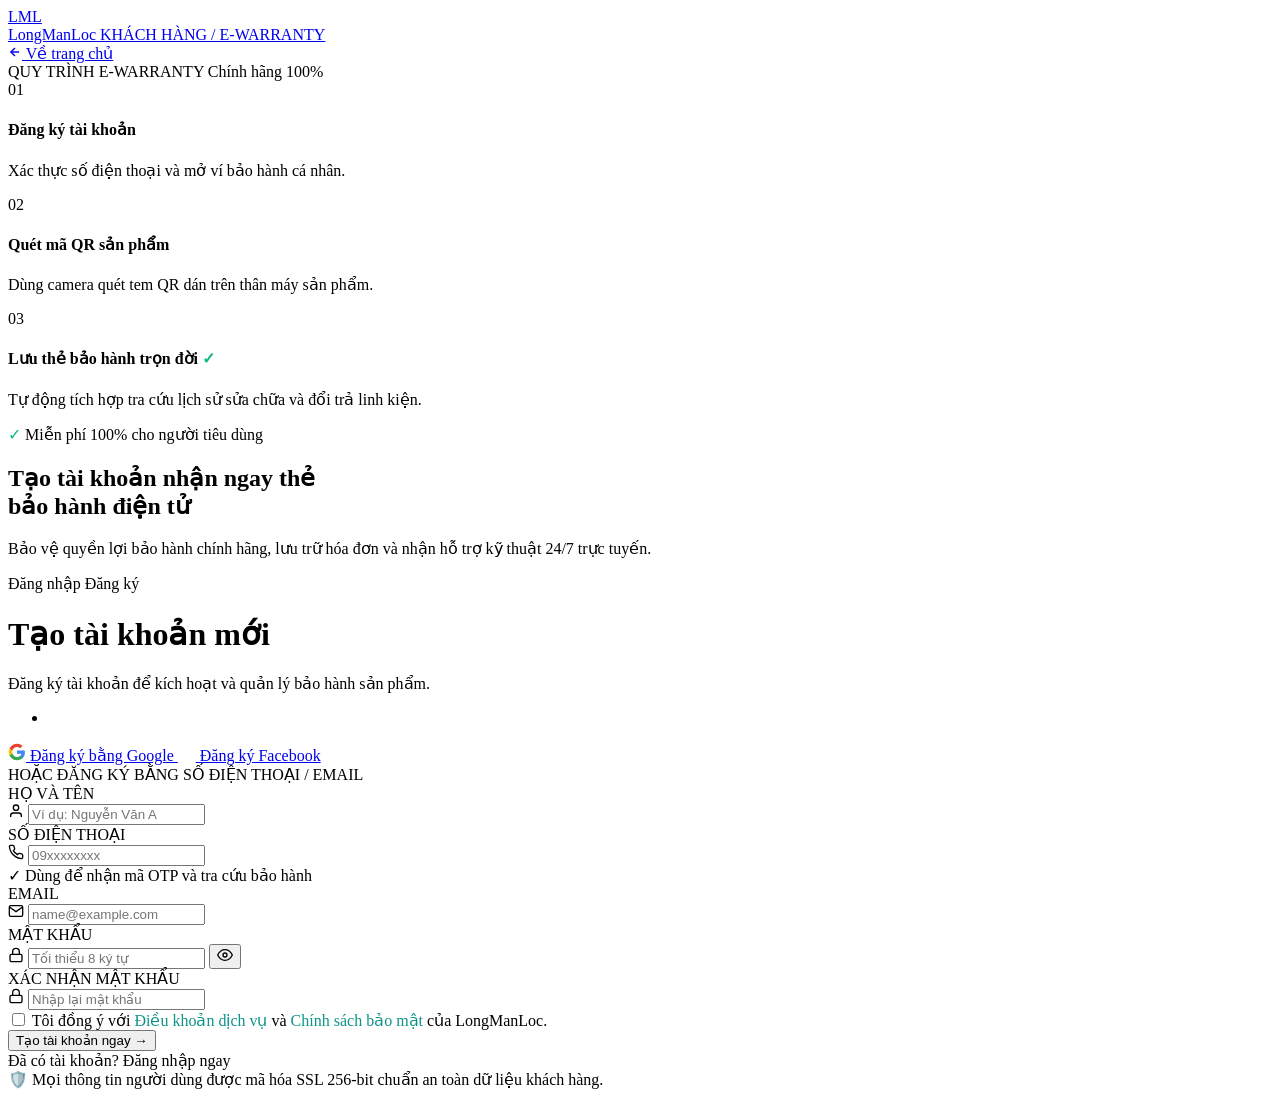
<file: src/main/resources/templates/account/register.html>
<!DOCTYPE html>
<html lang="vi" xmlns:th="http://www.thymeleaf.org">
<head>
    <meta charset="UTF-8" />
    <meta name="viewport" content="width=device-width, initial-scale=1.0" />
    <title>Đăng ký – LongManLoc E-WARRANTY</title>
    <link rel="stylesheet" th:href="@{/css/auth.css}" />
</head>
<body class="auth-body">

<div class="auth-container">

    <!-- CỘT TRÁI - BANNER -->
    <div class="auth-banner">
        
        <!-- Header -->
        <div class="banner-header">
            <a href="/" class="banner-logo">
                <div class="banner-logo-icon">LML</div>
                <div class="banner-logo-text">
                    <span class="banner-logo-title">LongManLoc</span>
                    <span class="banner-logo-sub">KHÁCH HÀNG / E-WARRANTY</span>
                </div>
            </a>
            <a href="/" class="banner-home-link">
                <svg width="14" height="14" viewBox="0 0 24 24" fill="none" stroke="currentColor" stroke-width="2.5">
                    <line x1="19" y1="12" x2="5" y2="12"></line>
                    <polyline points="12 19 5 12 12 5"></polyline>
                </svg>
                Về trang chủ
            </a>
        </div>

        <!-- Process Steps Card -->
        <div class="process-card">
            <div class="process-card-header">
                <span>QUY TRÌNH E-WARRANTY</span>
                <span class="badge-authentic">Chính hãng 100%</span>
            </div>

            <div class="process-steps">
                <div class="process-step-item">
                    <div class="step-number">01</div>
                    <div class="step-text">
                        <h4>Đăng ký tài khoản</h4>
                        <p>Xác thực số điện thoại và mở ví bảo hành cá nhân.</p>
                    </div>
                </div>

                <div class="process-step-item">
                    <div class="step-number">02</div>
                    <div class="step-text">
                        <h4>Quét mã QR sản phẩm</h4>
                        <p>Dùng camera quét tem QR dán trên thân máy sản phẩm.</p>
                    </div>
                </div>

                <div class="process-step-item">
                    <div class="step-number">03</div>
                    <div class="step-text">
                        <h4>Lưu thẻ bảo hành trọn đời <span style="color: #10b981;">✓</span></h4>
                        <p>Tự động tích hợp tra cứu lịch sử sửa chữa và đổi trả linh kiện.</p>
                    </div>
                </div>
            </div>
        </div>

        <!-- Banner Footer -->
        <div class="banner-footer">
            <div class="pill-badge">
                <span style="color: #10b981;">✓</span> Miễn phí 100% cho người tiêu dùng
            </div>
            <h2 class="banner-heading">Tạo tài khoản nhận ngay thẻ<br/>bảo hành điện tử</h2>
            <p class="banner-subheading">Bảo vệ quyền lợi bảo hành chính hãng, lưu trữ hóa đơn và nhận hỗ trợ kỹ thuật 24/7 trực tuyến.</p>

            <div class="pagination-dots">
                <div class="dot"></div>
                <div class="dot active"></div>
                <div class="dot"></div>
            </div>
        </div>

    </div>

    <!-- CỘT PHẢI - FORM DẠNG PANE -->
    <div class="auth-form-panel">
        
        <!-- Tab Switcher Top Right -->
        <div class="tab-switcher-wrapper">
            <div class="tab-switcher">
                <a th:href="@{/Account/Login}" class="tab-btn">Đăng nhập</a>
                <a th:href="@{/Account/Register}" class="tab-btn active">Đăng ký</a>
            </div>
        </div>

        <div class="form-content">
            <div class="form-header">
                <h1>Tạo tài khoản mới</h1>
                <p>Đăng ký tài khoản để kích hoạt và quản lý bảo hành sản phẩm.</p>
            </div>

            <!-- Validation Error Summary -->
            <div th:if="${errorMessage}" class="validation-summary-errors" th:text="${errorMessage}"></div>
            <div th:if="${#fields.hasErrors('${registerModel.*}')}" class="validation-summary-errors">
                <ul>
                    <li th:each="err : ${#fields.errors('${registerModel.*}')}" th:text="${err}"></li>
                </ul>
            </div>

            <!-- Social Registration Buttons -->
            <div class="social-buttons">
                <a href="#" class="btn-social btn-google">
                    <svg width="18" height="18" viewBox="0 0 24 24">
                        <path d="M22.56 12.25c0-.78-.07-1.53-.2-2.25H12v4.26h5.92c-.26 1.37-1.04 2.53-2.21 3.31v2.77h3.57c2.08-1.92 3.28-4.74 3.28-8.09z" fill="#4285F4"/>
                        <path d="M12 23c2.97 0 5.46-.98 7.28-2.66l-3.57-2.77c-.98.66-2.23 1.06-3.71 1.06-2.86 0-5.29-1.93-6.16-4.53H2.18v2.84C3.99 20.53 7.7 23 12 23z" fill="#34A853"/>
                        <path d="M5.84 14.09c-.22-.66-.35-1.36-.35-2.09s.13-1.43.35-2.09V7.07H2.18C1.43 8.55 1 10.22 1 12s.43 3.45 1.18 4.93l3.66-2.84z" fill="#FBBC05"/>
                        <path d="M12 5.38c1.62 0 3.06.56 4.21 1.64l3.15-3.15C17.45 2.09 14.97 1 12 1 7.7 1 3.99 3.47 2.18 7.07l3.66 2.84c.87-2.6 3.3-4.53 6.16-4.53z" fill="#EA4335"/>
                    </svg>
                    Đăng ký bằng Google
                </a>
                <a href="#" class="btn-social btn-facebook">
                    <svg width="18" height="18" viewBox="0 0 24 24" fill="white">
                        <path d="M24 12.073c0-6.627-5.373-12-12-12s-12 5.373-12 12c0 5.99 4.388 10.954 10.125 11.854v-8.385H7.078v-3.47h3.047V9.43c0-3.007 1.792-4.669 4.533-4.669 1.312 0 2.686.235 2.686.235v2.953H15.83c-1.491 0-1.956.925-1.956 1.874v2.25h3.328l-.532 3.47h-2.796v8.385C19.612 23.027 24 18.062 24 12.073z"/>
                    </svg>
                    Đăng ký Facebook
                </a>
            </div>

            <div class="divider">
                <span>HOẶC ĐĂNG KÝ BẰNG SỐ ĐIỆN THOẠI / EMAIL</span>
            </div>

            <!-- Registration Form -->
            <form th:action="@{/Account/Register}" th:object="${registerModel}" method="post">
                <div class="form-group">
                    <label for="fullName">HỌ VÀ TÊN</label>
                    <div class="input-wrapper">
                        <span class="input-icon">
                            <svg width="16" height="16" viewBox="0 0 24 24" fill="none" stroke="currentColor" stroke-width="2">
                                <path d="M20 21v-2a4 4 0 0 0-4-4H8a4 4 0 0 0-4 4v2"></path>
                                <circle cx="12" cy="7" r="4"></circle>
                            </svg>
                        </span>
                        <input type="text" id="fullName" th:field="*{fullName}" class="form-input" placeholder="Ví dụ: Nguyễn Văn A" />
                    </div>
                </div>

                <div class="form-group">
                    <label for="phone">SỐ ĐIỆN THOẠI</label>
                    <div class="input-wrapper">
                        <span class="input-icon">
                            <svg width="16" height="16" viewBox="0 0 24 24" fill="none" stroke="currentColor" stroke-width="2">
                                <path d="M22 16.92v3a2 2 0 0 1-2.18 2 19.79 19.79 0 0 1-8.63-3.07 19.5 19.5 0 0 1-6-6 19.79 19.79 0 0 1-3.07-8.67A2 2 0 0 1 4.11 2h3a2 2 0 0 1 2 1.72 12.84 12.84 0 0 0 .7 2.81 2 2 0 0 1-.45 2.11L8.09 9.91a16 16 0 0 0 6 6l1.27-1.27a2 2 0 0 1 2.11-.45 12.84 12.84 0 0 0 2.81.7A2 2 0 0 1 22 16.92z"></path>
                            </svg>
                        </span>
                        <input type="text" id="phone" th:field="*{phone}" class="form-input" placeholder="09xxxxxxxx" />
                    </div>
                    <div class="input-subnote">✓ Dùng để nhận mã OTP và tra cứu bảo hành</div>
                </div>

                <div class="form-group">
                    <label for="email">EMAIL</label>
                    <div class="input-wrapper">
                        <span class="input-icon">
                            <svg width="16" height="16" viewBox="0 0 24 24" fill="none" stroke="currentColor" stroke-width="2">
                                <path d="M4 4h16c1.1 0 2 .9 2 2v12c0 1.1-.9 2-2 2H4c-1.1 0-2-.9-2-2V6c0-1.1.9-2 2-2z"></path>
                                <polyline points="22,6 12,13 2,6"></polyline>
                            </svg>
                        </span>
                        <input type="email" id="email" th:field="*{email}" class="form-input" placeholder="name@example.com" />
                    </div>
                </div>

                <div class="form-group">
                    <label for="password">MẬT KHẨU</label>
                    <div class="input-wrapper">
                        <span class="input-icon">
                            <svg width="16" height="16" viewBox="0 0 24 24" fill="none" stroke="currentColor" stroke-width="2">
                                <rect x="3" y="11" width="18" height="11" rx="2" ry="2"></rect>
                                <path d="M7 11V7a5 5 0 0 1 10 0v4"></path>
                            </svg>
                        </span>
                        <input type="password" id="password" th:field="*{password}" class="form-input" placeholder="Tối thiểu 8 ký tự" />
                        <button type="button" class="eye-btn" onclick="toggleRegPasswordVisibility()">
                            <svg width="16" height="16" viewBox="0 0 24 24" fill="none" stroke="currentColor" stroke-width="2">
                                <path d="M1 12s4-8 11-8 11 8 11 8-4 8-11 8-11-8-11-8z"></path>
                                <circle cx="12" cy="12" r="3"></circle>
                            </svg>
                        </button>
                    </div>
                </div>

                <div class="form-group">
                    <label for="confirmPassword">XÁC NHẬN MẬT KHẨU</label>
                    <div class="input-wrapper">
                        <span class="input-icon">
                            <svg width="16" height="16" viewBox="0 0 24 24" fill="none" stroke="currentColor" stroke-width="2">
                                <rect x="3" y="11" width="18" height="11" rx="2" ry="2"></rect>
                                <path d="M7 11V7a5 5 0 0 1 10 0v4"></path>
                            </svg>
                        </span>
                        <input type="password" id="confirmPassword" th:field="*{confirmPassword}" class="form-input" placeholder="Nhập lại mật khẩu" />
                    </div>
                </div>

                <div class="form-meta">
                    <label class="checkbox-label">
                        <input type="checkbox" required />
                        Tôi đồng ý với <a href="#" style="color:#0d9488; text-decoration:none;">Điều khoản dịch vụ</a> và <a href="#" style="color:#0d9488; text-decoration:none;">Chính sách bảo mật</a> của LongManLoc.
                    </label>
                </div>

                <button type="submit" class="btn-submit">
                    Tạo tài khoản ngay →
                </button>
            </form>

            <div class="form-switch-text">
                Đã có tài khoản? <a th:href="@{/Account/Login}">Đăng nhập ngay</a>
            </div>
        </div>

        <div class="form-footer-note">
            🛡️ Mọi thông tin người dùng được mã hóa SSL 256-bit chuẩn an toàn dữ liệu khách hàng.
        </div>

    </div>

</div>

<script>
    function toggleRegPasswordVisibility() {
        const pwd = document.getElementById('password');
        pwd.type = pwd.type === 'password' ? 'text' : 'password';
    }
</script>
</body>
</html>
</file>
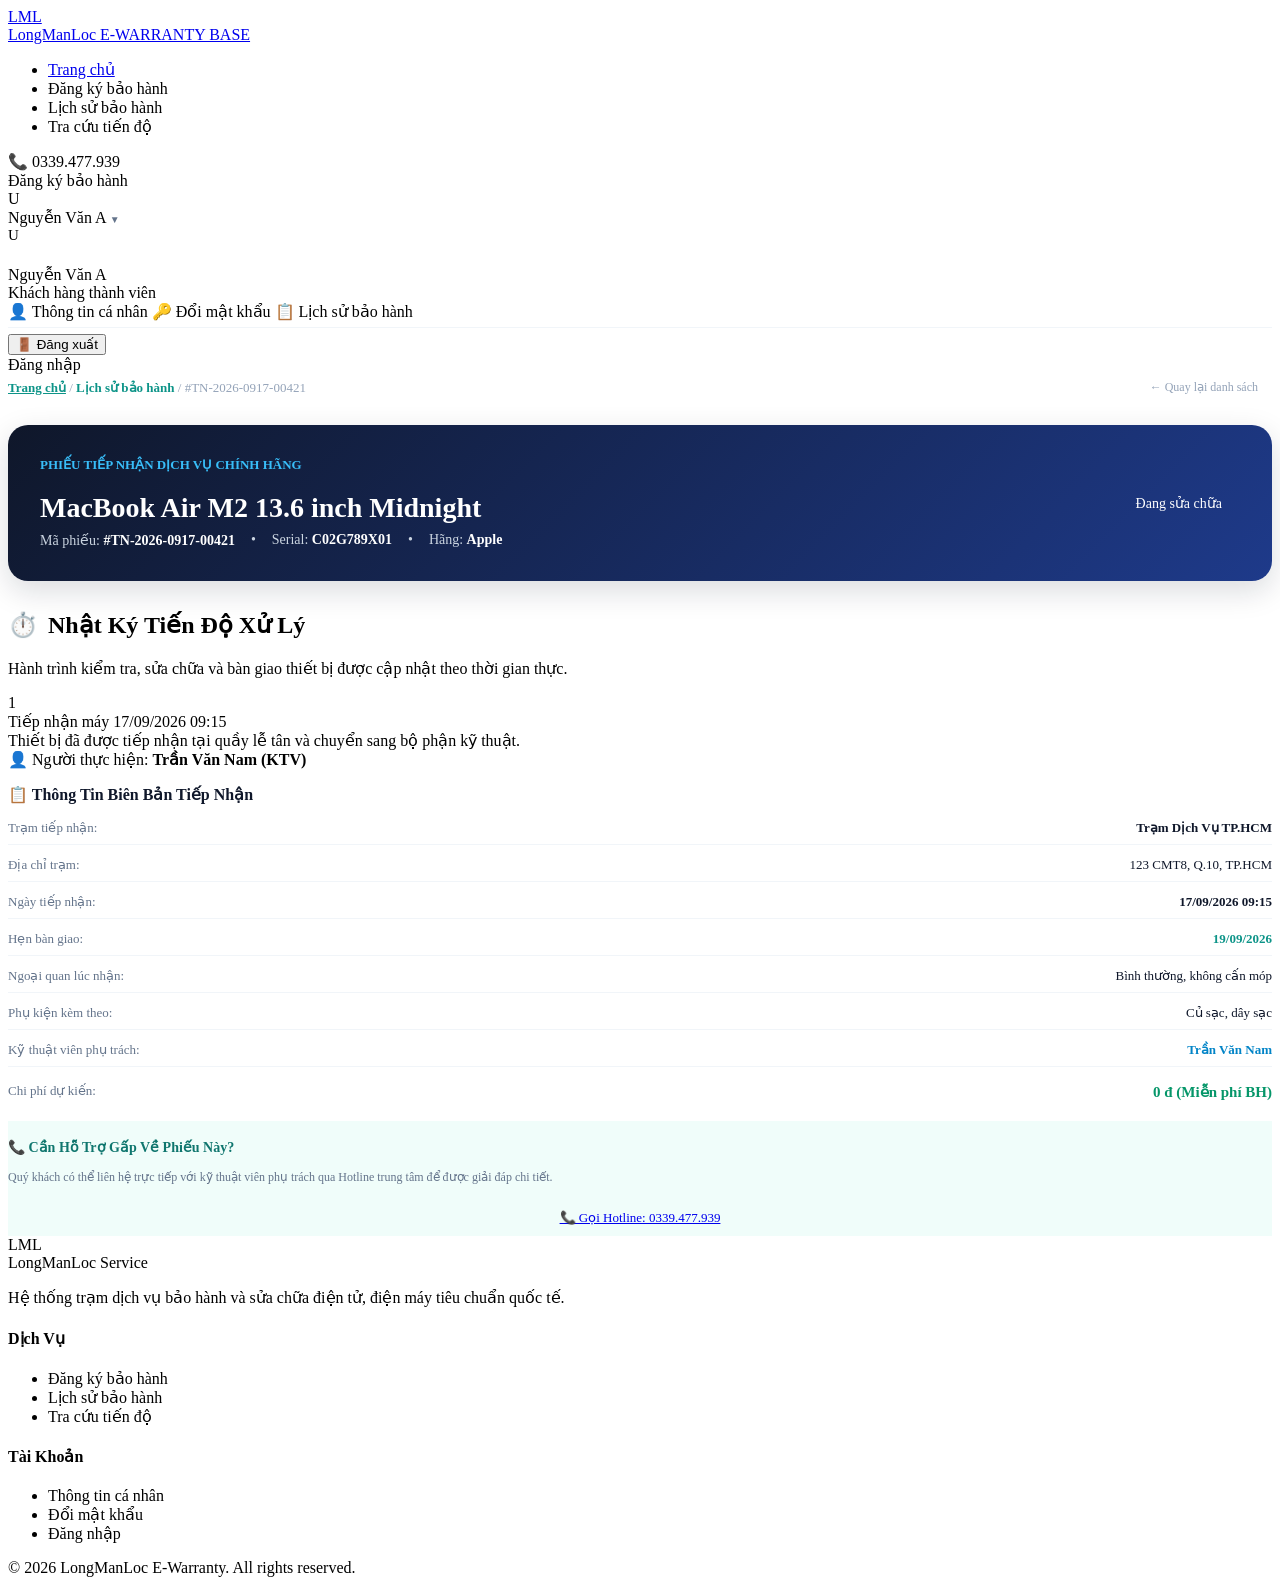
<file: src/main/resources/templates/warranty/detail.html>
<!DOCTYPE html>
<html lang="vi" xmlns:th="http://www.thymeleaf.org" xmlns:sec="http://www.thymeleaf.org/extras/spring-security">
<head>
    <meta charset="UTF-8" />
    <meta name="viewport" content="width=device-width, initial-scale=1.0" />
    <title>Chi Tiết Tiến Độ Phiếu Bảo Hành – LongManLoc</title>
    <link href="https://fonts.googleapis.com/css2?family=Inter:wght@400;500;600;700;800;900&display=swap" rel="stylesheet" />
    <link rel="stylesheet" th:href="@{/css/home.css}" />
</head>
<body>

    <!-- ============================================================================
         HEADER & NAVBAR
         ============================================================================ -->
    <header class="navbar-header">
        <div class="nav-container">
            <a href="/" class="nav-brand">
                <div class="brand-icon-box">LML</div>
                <div class="brand-text">
                    <span class="brand-title">LongManLoc</span>
                    <span class="brand-subtitle">E-WARRANTY BASE</span>
                </div>
            </a>

            <ul class="nav-menu">
                <li><a href="/" class="nav-link">Trang chủ</a></li>
                <li><a th:href="@{/Warranty/Register}" class="nav-link">Đăng ký bảo hành</a></li>
                <li><a th:href="@{/Warranty/History}" class="nav-link active">Lịch sử bảo hành</a></li>
                <li><a th:href="@{/Warranty/Lookup}" class="nav-link">Tra cứu tiến độ</a></li>
            </ul>

            <div class="nav-right-actions">
                <div class="phone-contact-pill">
                    <span>📞</span> 0339.477.939
                </div>
                <a th:href="@{/Warranty/Register}" class="btn-primary-teal">
                    Đăng ký bảo hành
                </a>

                <!-- User Profile Dropdown -->
                <div class="user-profile-menu" id="userProfileMenu" onclick="toggleProfileDropdown(event)" sec:authorize="isAuthenticated()">
                    <div class="user-avatar-circle" th:text="${userFullName != null ? #strings.substring(userFullName, 0, 1).toUpperCase() : #strings.substring(#authentication.name, 0, 1).toUpperCase()}">U</div>
                    <span class="user-name-text" th:text="${userFullName != null ? userFullName : #authentication.name}">Nguyễn Văn A</span>
                    <span style="font-size: 10px; color: #64748b;">▼</span>

                    <div class="profile-dropdown-content" onclick="event.stopPropagation()">
                        <div class="profile-dropdown-header">
                            <div class="user-avatar-circle" style="width: 38px; height: 38px; font-size: 15px;" th:text="${userFullName != null ? #strings.substring(userFullName, 0, 1).toUpperCase() : #strings.substring(#authentication.name, 0, 1).toUpperCase()}">U</div>
                            <div>
                                <div class="dropdown-user-name" th:text="${userFullName != null ? userFullName : #authentication.name}">Nguyễn Văn A</div>
                                <div class="dropdown-user-role">Khách hàng thành viên</div>
                            </div>
                        </div>

                        <a th:href="@{/Account/Profile}" class="profile-dropdown-item">
                            <span>👤</span> Thông tin cá nhân
                        </a>
                        <a th:href="@{/Account/ChangePassword}" class="profile-dropdown-item">
                            <span>🔑</span> Đổi mật khẩu
                        </a>
                        <a th:href="@{/Warranty/History}" class="profile-dropdown-item active-drop">
                            <span>📋</span> Lịch sử bảo hành
                        </a>
                        
                        <div style="height: 1px; background: #f1f5f9; margin: 6px 0;"></div>

                        <form th:action="@{/Account/Logout}" method="post" style="margin: 0;">
                            <button type="submit" class="profile-dropdown-item logout-item">
                                <span>🚪</span> Đăng xuất
                            </button>
                        </form>
                    </div>
                </div>

                <!-- If Anonymous: Login link -->
                <a th:href="@{/Account/Login}" class="btn-secondary-white" sec:authorize="isAnonymous()">
                    Đăng nhập
                </a>
            </div>
        </div>
    </header>

    <!-- ============================================================================
         PAGE CONTENT
         ============================================================================ -->
    <main class="page-container">
        
        <!-- Breadcrumb -->
        <div style="font-size: 13px; color: #94a3b8; margin-bottom: 24px; display: flex; align-items: center; justify-content: space-between;">
            <div>
                <a href="/" style="color: #0d9488; font-weight: 600;">Trang chủ</a> / 
                <a th:href="@{/Warranty/History}" style="color: #0d9488; font-weight: 600;">Lịch sử bảo hành</a> / 
                <span th:text="${ticket.maPhieu}">#TN-2026-0917-00421</span>
            </div>
            <a th:href="@{/Warranty/History}" class="btn-secondary-white" style="font-size: 12px; padding: 6px 14px;">
                ← Quay lại danh sách
            </a>
        </div>

        <!-- Ticket Header Card -->
        <div style="background: linear-gradient(135deg, #0f172a 0%, #1e3a8a 100%); color: #ffffff; border-radius: 20px; padding: 32px; margin-bottom: 30px; box-shadow: 0 10px 30px rgba(15, 23, 42, 0.15);">
            <div style="display: flex; align-items: center; justify-content: space-between; flex-wrap: wrap; gap: 16px;">
                <div>
                    <div style="font-size: 13px; color: #38bdf8; font-weight: 700; text-transform: uppercase; margin-bottom: 6px;">
                        PHIẾU TIẾP NHẬN DỊCH VỤ CHÍNH HÃNG
                    </div>
                    <h1 style="font-size: 28px; font-weight: 900; margin-bottom: 8px;" th:text="${ticket.tenThietBi}">MacBook Air M2 13.6 inch Midnight</h1>
                    <div style="display: flex; align-items: center; gap: 16px; font-size: 14px; color: #cbd5e1;">
                        <span>Mã phiếu: <strong style="color: #ffffff;" th:text="${ticket.maPhieu}">#TN-2026-0917-00421</strong></span>
                        <span>•</span>
                        <span>Serial: <strong style="color: #ffffff;" th:text="${ticket.soSerial}">C02G789X01</strong></span>
                        <span>•</span>
                        <span>Hãng: <strong style="color: #ffffff;" th:text="${ticket.hangSanXuat}">Apple</strong></span>
                    </div>
                </div>
                <div>
                    <span class="badge" th:classappend="${ticket.trangThaiClass}" style="font-size: 14px; padding: 8px 18px;" th:text="${ticket.trangThaiBadgeText}">
                        Đang sửa chữa
                    </span>
                </div>
            </div>
        </div>

        <div class="profile-layout-grid" style="grid-template-columns: 1.5fr 1fr;">
            
            <!-- Left Column: Timeline Progress -->
            <div class="content-panel-card">
                <h2 class="card-heading-title" style="display: flex; align-items: center; gap: 10px;">
                    <span>⏱️</span> Nhật Ký Tiến Độ Xử Lý
                </h2>
                <p class="card-heading-desc">Hành trình kiểm tra, sửa chữa và bàn giao thiết bị được cập nhật theo thời gian thực.</p>

                <div class="timeline-stepper">
                    <div th:each="step, iter : ${ticket.timeline}" class="timeline-node-item" th:classappend="${step.isCurrent ? 'active' : ''}">
                        <div class="timeline-dot" th:text="${iter.count}">1</div>
                        <div>
                            <div class="timeline-content-head">
                                <span class="timeline-title" th:text="${step.trangThaiText}">Tiếp nhận máy</span>
                                <span class="timeline-time" th:text="${step.thoiGianStr}">17/09/2026 09:15</span>
                            </div>
                            <div class="timeline-desc" th:text="${step.moTa}">
                                Thiết bị đã được tiếp nhận tại quầy lễ tân và chuyển sang bộ phận kỹ thuật.
                            </div>
                            <div class="timeline-staff">
                                <span>👤 Người thực hiện: </span> <strong th:text="${step.nguoiCapNhat}">Trần Văn Nam (KTV)</strong>
                            </div>
                        </div>
                    </div>
                </div>
            </div>

            <!-- Right Column: Ticket Summary Details -->
            <div style="display: flex; flex-direction: column; gap: 20px;">
                
                <div class="content-panel-card">
                    <h3 style="font-size: 16px; font-weight: 800; color: #0f172a; margin-bottom: 16px;">
                        📋 Thông Tin Biên Bản Tiếp Nhận
                    </h3>

                    <div style="display: flex; flex-direction: column; gap: 12px; font-size: 13px;">
                        <div style="display: flex; justify-content: space-between; border-bottom: 1px solid #f1f5f9; padding-bottom: 8px;">
                            <span style="color: #64748b;">Trạm tiếp nhận:</span>
                            <strong style="color: #0f172a;" th:text="${ticket.tenTram}">Trạm Dịch Vụ TP.HCM</strong>
                        </div>
                        <div style="display: flex; justify-content: space-between; border-bottom: 1px solid #f1f5f9; padding-bottom: 8px;">
                            <span style="color: #64748b;">Địa chỉ trạm:</span>
                            <span style="color: #0f172a; max-width: 220px; text-align: right;" th:text="${ticket.diaChiTram}">123 CMT8, Q.10, TP.HCM</span>
                        </div>
                        <div style="display: flex; justify-content: space-between; border-bottom: 1px solid #f1f5f9; padding-bottom: 8px;">
                            <span style="color: #64748b;">Ngày tiếp nhận:</span>
                            <strong style="color: #0f172a;" th:text="${ticket.ngayTiepNhanStr}">17/09/2026 09:15</strong>
                        </div>
                        <div style="display: flex; justify-content: space-between; border-bottom: 1px solid #f1f5f9; padding-bottom: 8px;">
                            <span style="color: #64748b;">Hẹn bàn giao:</span>
                            <strong style="color: #0d9488;" th:text="${ticket.ngayHenTraStr}">19/09/2026</strong>
                        </div>
                        <div style="display: flex; justify-content: space-between; border-bottom: 1px solid #f1f5f9; padding-bottom: 8px;">
                            <span style="color: #64748b;">Ngoại quan lúc nhận:</span>
                            <span style="color: #0f172a; max-width: 200px; text-align: right;" th:text="${ticket.tinhTrangNgoaiQuan}">Bình thường, không cấn móp</span>
                        </div>
                        <div style="display: flex; justify-content: space-between; border-bottom: 1px solid #f1f5f9; padding-bottom: 8px;">
                            <span style="color: #64748b;">Phụ kiện kèm theo:</span>
                            <span style="color: #0f172a;" th:text="${ticket.phuKienKemTheo}">Củ sạc, dây sạc</span>
                        </div>
                        <div style="display: flex; justify-content: space-between; border-bottom: 1px solid #f1f5f9; padding-bottom: 8px;">
                            <span style="color: #64748b;">Kỹ thuật viên phụ trách:</span>
                            <strong style="color: #0284c7;" th:text="${ticket.tenKTVPhuTrach}">Trần Văn Nam</strong>
                        </div>
                        <div style="display: flex; justify-content: space-between; padding-top: 4px;">
                            <span style="color: #64748b;">Chi phí dự kiến:</span>
                            <strong style="color: #059669; font-size: 15px;" th:text="${ticket.chiPhiDuKienStr}">0 đ (Miễn phí BH)</strong>
                        </div>
                    </div>
                </div>

                <div class="content-panel-card" style="background: #f0fdfa; border-color: #ccfbf1;">
                    <h4 style="font-size: 14px; font-weight: 800; color: #0f766e; margin-bottom: 8px;">
                        📞 Cần Hỗ Trợ Gấp Về Phiếu Này?
                    </h4>
                    <p style="font-size: 12px; color: #64748b; line-height: 1.5; margin-bottom: 14px;">
                        Quý khách có thể liên hệ trực tiếp với kỹ thuật viên phụ trách qua Hotline trung tâm để được giải đáp chi tiết.
                    </p>
                    <a href="tel:0339477939" class="btn-primary-teal" style="display: block; text-align: center; font-size: 13px; padding: 10px;">
                        📞 Gọi Hotline: 0339.477.939
                    </a>
                </div>

            </div>

        </div>

    </main>

    <!-- ============================================================================
         FOOTER
         ============================================================================ -->
    <footer class="footer-section">
        <div class="footer-container">
            <div class="footer-col-about">
                <div class="footer-brand">
                    <div class="brand-icon-box">LML</div>
                    <span class="footer-brand-title">LongManLoc Service</span>
                </div>
                <p class="footer-desc">
                    Hệ thống trạm dịch vụ bảo hành và sửa chữa điện tử, điện máy tiêu chuẩn quốc tế.
                </p>
            </div>
            <div class="footer-col-links">
                <h4 class="footer-col-title">Dịch Vụ</h4>
                <ul class="footer-links-ul">
                    <li><a th:href="@{/Warranty/Register}">Đăng ký bảo hành</a></li>
                    <li><a th:href="@{/Warranty/History}">Lịch sử bảo hành</a></li>
                    <li><a th:href="@{/Warranty/Lookup}">Tra cứu tiến độ</a></li>
                </ul>
            </div>
            <div class="footer-col-links">
                <h4 class="footer-col-title">Tài Khoản</h4>
                <ul class="footer-links-ul">
                    <li><a th:href="@{/Account/Profile}">Thông tin cá nhân</a></li>
                    <li><a th:href="@{/Account/ChangePassword}">Đổi mật khẩu</a></li>
                    <li><a th:href="@{/Account/Login}">Đăng nhập</a></li>
                </ul>
            </div>
        </div>
        <div class="footer-bottom-strip">
            <div>© 2026 LongManLoc E-Warranty. All rights reserved.</div>
        </div>
    </footer>
    <script th:src="@{/js/main.js}"></script>
</body>
</html>
</file>
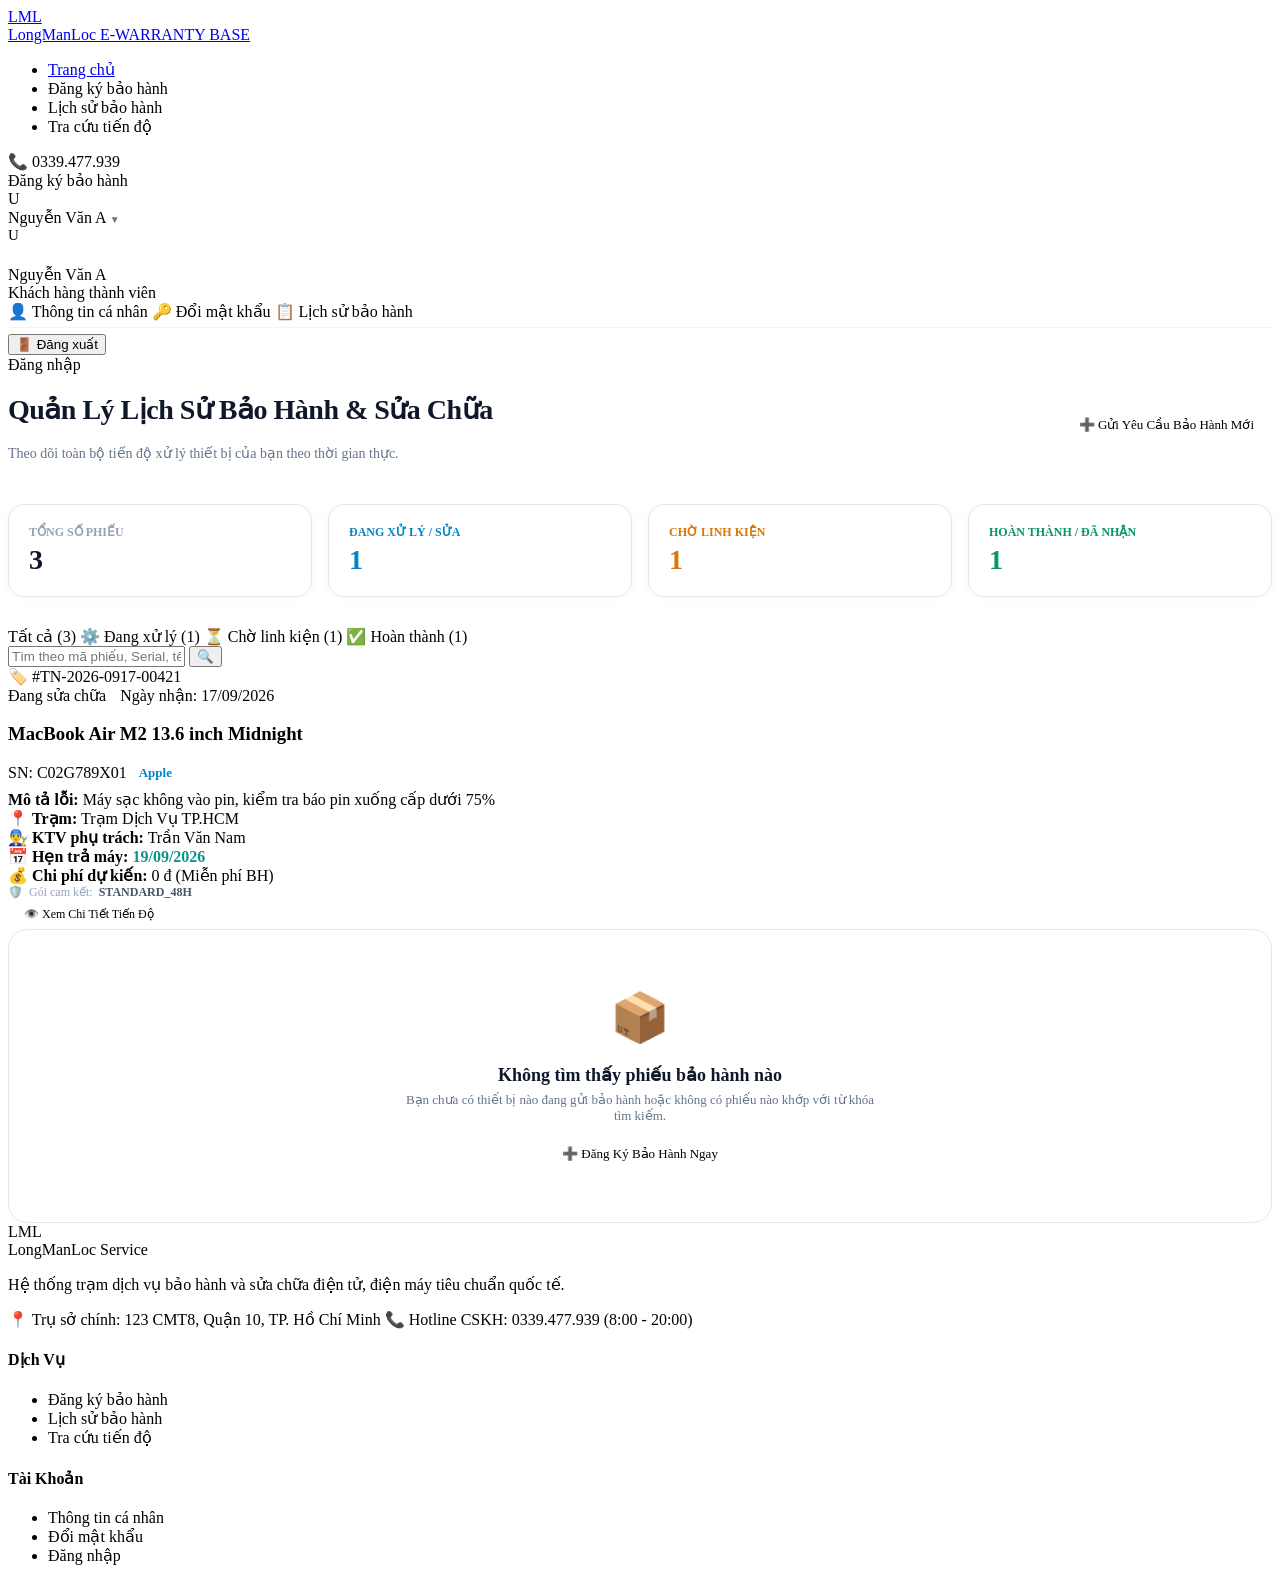
<file: src/main/resources/templates/warranty/history.html>
<!DOCTYPE html>
<html lang="vi" xmlns:th="http://www.thymeleaf.org" xmlns:sec="http://www.thymeleaf.org/extras/spring-security">
<head>
    <meta charset="UTF-8" />
    <meta name="viewport" content="width=device-width, initial-scale=1.0" />
    <title>Quản Lý Lịch Sử Bảo Hành – LongManLoc E-WARRANTY BASE</title>
    <link href="https://fonts.googleapis.com/css2?family=Inter:wght@400;500;600;700;800;900&display=swap" rel="stylesheet" />
    <link rel="stylesheet" th:href="@{/css/home.css}" />
</head>
<body>

    <!-- ============================================================================
         HEADER & NAVBAR
         ============================================================================ -->
    <header class="navbar-header">
        <div class="nav-container">
            <a href="/" class="nav-brand">
                <div class="brand-icon-box">LML</div>
                <div class="brand-text">
                    <span class="brand-title">LongManLoc</span>
                    <span class="brand-subtitle">E-WARRANTY BASE</span>
                </div>
            </a>

            <ul class="nav-menu">
                <li><a href="/" class="nav-link">Trang chủ</a></li>
                <li><a th:href="@{/Warranty/Register}" class="nav-link">Đăng ký bảo hành</a></li>
                <li><a th:href="@{/Warranty/History}" class="nav-link active">Lịch sử bảo hành</a></li>
                <li><a th:href="@{/Warranty/Lookup}" class="nav-link">Tra cứu tiến độ</a></li>
            </ul>

            <div class="nav-right-actions">
                <div class="phone-contact-pill">
                    <span>📞</span> 0339.477.939
                </div>
                <a th:href="@{/Warranty/Register}" class="btn-primary-teal">
                    Đăng ký bảo hành
                </a>

                <!-- User Profile Dropdown -->
                <div class="user-profile-menu" id="userProfileMenu" onclick="toggleProfileDropdown(event)" sec:authorize="isAuthenticated()">
                    <div class="user-avatar-circle" th:text="${userFullName != null ? #strings.substring(userFullName, 0, 1).toUpperCase() : #strings.substring(#authentication.name, 0, 1).toUpperCase()}">U</div>
                    <span class="user-name-text" th:text="${userFullName != null ? userFullName : #authentication.name}">Nguyễn Văn A</span>
                    <span style="font-size: 10px; color: #64748b;">▼</span>

                    <div class="profile-dropdown-content" onclick="event.stopPropagation()">
                        <div class="profile-dropdown-header">
                            <div class="user-avatar-circle" style="width: 38px; height: 38px; font-size: 15px;" th:text="${userFullName != null ? #strings.substring(userFullName, 0, 1).toUpperCase() : #strings.substring(#authentication.name, 0, 1).toUpperCase()}">U</div>
                            <div>
                                <div class="dropdown-user-name" th:text="${userFullName != null ? userFullName : #authentication.name}">Nguyễn Văn A</div>
                                <div class="dropdown-user-role">Khách hàng thành viên</div>
                            </div>
                        </div>

                        <a th:href="@{/Account/Profile}" class="profile-dropdown-item">
                            <span>👤</span> Thông tin cá nhân
                        </a>
                        <a th:href="@{/Account/ChangePassword}" class="profile-dropdown-item">
                            <span>🔑</span> Đổi mật khẩu
                        </a>
                        <a th:href="@{/Warranty/History}" class="profile-dropdown-item active-drop">
                            <span>📋</span> Lịch sử bảo hành
                        </a>
                        
                        <div style="height: 1px; background: #f1f5f9; margin: 6px 0;"></div>

                        <form th:action="@{/Account/Logout}" method="post" style="margin: 0;">
                            <button type="submit" class="profile-dropdown-item logout-item">
                                <span>🚪</span> Đăng xuất
                            </button>
                        </form>
                    </div>
                </div>

                <!-- If Anonymous: Login link -->
                <a th:href="@{/Account/Login}" class="btn-secondary-white" sec:authorize="isAnonymous()">
                    Đăng nhập
                </a>
            </div>
        </div>
    </header>

    <!-- ============================================================================
         PAGE CONTENT
         ============================================================================ -->
    <main class="page-container">
        
        <!-- Header Banner Title -->
        <div style="display: flex; align-items: center; justify-content: space-between; flex-wrap: wrap; gap: 16px; margin-bottom: 28px;">
            <div>
                <h1 style="font-size: 28px; font-weight: 900; color: #0f172a; letter-spacing: -0.5px;">Quản Lý Lịch Sử Bảo Hành & Sửa Chữa</h1>
                <p style="font-size: 14px; color: #64748b; margin-top: 4px;">Theo dõi toàn bộ tiến độ xử lý thiết bị của bạn theo thời gian thực.</p>
            </div>
            <div style="display: flex; gap: 10px;">
                <a th:href="@{/Warranty/Register(mode='ONLINE_REQUEST')}" class="btn-primary-teal" style="font-size: 13px; padding: 10px 18px;">
                    ➕ Gửi Yêu Cầu Bảo Hành Mới
                </a>
            </div>
        </div>

        <!-- Metric Stat Cards -->
        <div style="display: grid; grid-template-columns: repeat(4, 1fr); gap: 16px; margin-bottom: 30px;">
            <div style="background: #ffffff; border: 1px solid #e2e8f0; border-radius: 16px; padding: 20px; box-shadow: 0 2px 8px rgba(0,0,0,0.03);">
                <div style="font-size: 12px; font-weight: 700; color: #94a3b8; text-transform: uppercase;">Tổng số phiếu</div>
                <div style="font-size: 28px; font-weight: 900; color: #0f172a; margin-top: 4px;" th:text="${totalTickets}">3</div>
            </div>
            <div style="background: #ffffff; border: 1px solid #e2e8f0; border-radius: 16px; padding: 20px; box-shadow: 0 2px 8px rgba(0,0,0,0.03);">
                <div style="font-size: 12px; font-weight: 700; color: #0284c7; text-transform: uppercase;">Đang xử lý / Sửa</div>
                <div style="font-size: 28px; font-weight: 900; color: #0284c7; margin-top: 4px;" th:text="${repairingCount}">1</div>
            </div>
            <div style="background: #ffffff; border: 1px solid #e2e8f0; border-radius: 16px; padding: 20px; box-shadow: 0 2px 8px rgba(0,0,0,0.03);">
                <div style="font-size: 12px; font-weight: 700; color: #d97706; text-transform: uppercase;">Chờ linh kiện</div>
                <div style="font-size: 28px; font-weight: 900; color: #d97706; margin-top: 4px;" th:text="${waitingCount}">1</div>
            </div>
            <div style="background: #ffffff; border: 1px solid #e2e8f0; border-radius: 16px; padding: 20px; box-shadow: 0 2px 8px rgba(0,0,0,0.03);">
                <div style="font-size: 12px; font-weight: 700; color: #059669; text-transform: uppercase;">Hoàn thành / Đã nhận</div>
                <div style="font-size: 28px; font-weight: 900; color: #059669; margin-top: 4px;" th:text="${completedCount}">1</div>
            </div>
        </div>

        <!-- Filters & Search Bar -->
        <div class="history-filters-bar">
            <div class="filter-pills-row">
                <a th:href="@{/Warranty/History(status='ALL', search=${currentSearch})}" class="filter-pill" th:classappend="${currentStatus == 'ALL' ? 'active' : ''}">
                    Tất cả (<span th:text="${totalTickets}">3</span>)
                </a>
                <a th:href="@{/Warranty/History(status='PROCESSING', search=${currentSearch})}" class="filter-pill" th:classappend="${currentStatus == 'PROCESSING' ? 'active' : ''}">
                    ⚙️ Đang xử lý (<span th:text="${repairingCount}">1</span>)
                </a>
                <a th:href="@{/Warranty/History(status='WAITING', search=${currentSearch})}" class="filter-pill" th:classappend="${currentStatus == 'WAITING' ? 'active' : ''}">
                    ⏳ Chờ linh kiện (<span th:text="${waitingCount}">1</span>)
                </a>
                <a th:href="@{/Warranty/History(status='COMPLETED', search=${currentSearch})}" class="filter-pill" th:classappend="${currentStatus == 'COMPLETED' ? 'active' : ''}">
                    ✅ Hoàn thành (<span th:text="${completedCount}">1</span>)
                </a>
            </div>

            <form th:action="@{/Warranty/History}" method="get" class="search-box-wrap">
                <input type="hidden" name="status" th:value="${currentStatus}" />
                <input type="text" name="search" th:value="${currentSearch}" placeholder="Tìm theo mã phiếu, Serial, tên máy..." />
                <button type="submit" class="search-btn-icon">🔍</button>
            </form>
        </div>

        <!-- List of Tickets -->
        <div class="ticket-cards-grid">
            <div th:each="t : ${tickets}" class="ticket-card-box">
                <div class="ticket-card-header">
                    <div class="ticket-code-tag">
                        <span>🏷️</span> <span th:text="${t.maPhieu}">#TN-2026-0917-00421</span>
                    </div>
                    <div style="display: flex; align-items: center; gap: 14px;">
                        <span class="badge" th:classappend="${t.trangThaiClass}" th:text="${t.trangThaiBadgeText}">Đang sửa chữa</span>
                        <span class="ticket-date-info" th:text="${'Ngày nhận: ' + t.ngayTiepNhanStr}">Ngày nhận: 17/09/2026</span>
                    </div>
                </div>

                <div class="ticket-card-body">
                    <div>
                        <h3 class="ticket-device-title" th:text="${t.tenThietBi}">MacBook Air M2 13.6 inch Midnight</h3>
                        <div style="display: flex; align-items: center; gap: 12px; margin-bottom: 8px;">
                            <span class="device-serial-pill" th:text="${t.soSerial}">SN: C02G789X01</span>
                            <span style="font-size: 13px; font-weight: 700; color: #0284c7;" th:text="${t.hangSanXuat}">Apple</span>
                        </div>

                        <div class="ticket-issue-desc">
                            <strong>Mô tả lỗi:</strong> <span th:text="${t.moTaLoi}">Máy sạc không vào pin, kiểm tra báo pin xuống cấp dưới 75%</span>
                        </div>
                    </div>

                    <div class="ticket-meta-list">
                        <div class="ticket-meta-item">
                            <span>📍</span> <span><strong>Trạm:</strong> <span th:text="${t.tenTram}">Trạm Dịch Vụ TP.HCM</span></span>
                        </div>
                        <div class="ticket-meta-item">
                            <span>👨‍🔧</span> <span><strong>KTV phụ trách:</strong> <span th:text="${t.tenKTVPhuTrach}">Trần Văn Nam</span></span>
                        </div>
                        <div class="ticket-meta-item">
                            <span>📅</span> <span><strong>Hẹn trả máy:</strong> <span style="color: #0d9488; font-weight: 700;" th:text="${t.ngayHenTraStr}">19/09/2026</span></span>
                        </div>
                        <div class="ticket-meta-item">
                            <span>💰</span> <span><strong>Chi phí dự kiến:</strong> <span th:text="${t.chiPhiDuKienStr}">0 đ (Miễn phí BH)</span></span>
                        </div>
                    </div>
                </div>

                <!-- Footer Action & Quick Timeline -->
                <div class="ticket-card-footer">
                    <div style="font-size: 12px; color: #94a3b8; display: flex; align-items: center; gap: 6px;">
                        <span>🛡️</span> Gói cam kết: <strong style="color: #475569;" th:text="${t.mucSLA}">STANDARD_48H</strong>
                    </div>
                    <div style="display: flex; align-items: center; gap: 10px;">
                        <a th:href="@{'/Warranty/Detail/' + ${t.maPhieu}}" class="btn-primary-teal" style="font-size: 12px; padding: 7px 16px;">
                            👁️ Xem Chi Tiết Tiến Độ
                        </a>
                    </div>
                </div>
            </div>

            <!-- Empty State -->
            <div th:if="${#lists.isEmpty(tickets)}" style="background: #ffffff; border: 1px solid #e2e8f0; border-radius: 20px; padding: 60px 24px; text-align: center;">
                <div style="font-size: 48px; margin-bottom: 16px;">📦</div>
                <h3 style="font-size: 18px; font-weight: 800; color: #0f172a; margin-bottom: 6px;">Không tìm thấy phiếu bảo hành nào</h3>
                <p style="font-size: 13px; color: #64748b; max-width: 480px; margin: 0 auto 20px auto;">
                    Bạn chưa có thiết bị nào đang gửi bảo hành hoặc không có phiếu nào khớp với từ khóa tìm kiếm.
                </p>
                <a th:href="@{/Warranty/Register}" class="btn-primary-teal" style="padding: 10px 24px; font-size: 13px;">
                    ➕ Đăng Ký Bảo Hành Ngay
                </a>
            </div>
        </div>

    </main>

    <!-- ============================================================================
         FOOTER
         ============================================================================ -->
    <footer class="footer-section">
        <div class="footer-container">
            <div class="footer-col-about">
                <div class="footer-brand">
                    <div class="brand-icon-box">LML</div>
                    <span class="footer-brand-title">LongManLoc Service</span>
                </div>
                <p class="footer-desc">
                    Hệ thống trạm dịch vụ bảo hành và sửa chữa điện tử, điện máy tiêu chuẩn quốc tế.
                </p>
                <div class="footer-contact-info">
                    <span>📍 Trụ sở chính: 123 CMT8, Quận 10, TP. Hồ Chí Minh</span>
                    <span>📞 Hotline CSKH: 0339.477.939 (8:00 - 20:00)</span>
                </div>
            </div>

            <div class="footer-col-links">
                <h4 class="footer-col-title">Dịch Vụ</h4>
                <ul class="footer-links-ul">
                    <li><a th:href="@{/Warranty/Register}">Đăng ký bảo hành</a></li>
                    <li><a th:href="@{/Warranty/History}">Lịch sử bảo hành</a></li>
                    <li><a th:href="@{/Warranty/Lookup}">Tra cứu tiến độ</a></li>
                </ul>
            </div>

            <div class="footer-col-links">
                <h4 class="footer-col-title">Tài Khoản</h4>
                <ul class="footer-links-ul">
                    <li><a th:href="@{/Account/Profile}">Thông tin cá nhân</a></li>
                    <li><a th:href="@{/Account/ChangePassword}">Đổi mật khẩu</a></li>
                    <li><a th:href="@{/Account/Login}">Đăng nhập</a></li>
                </ul>
            </div>
        </div>

    <script th:src="@{/js/main.js}"></script>
</body>
</html>
</file>
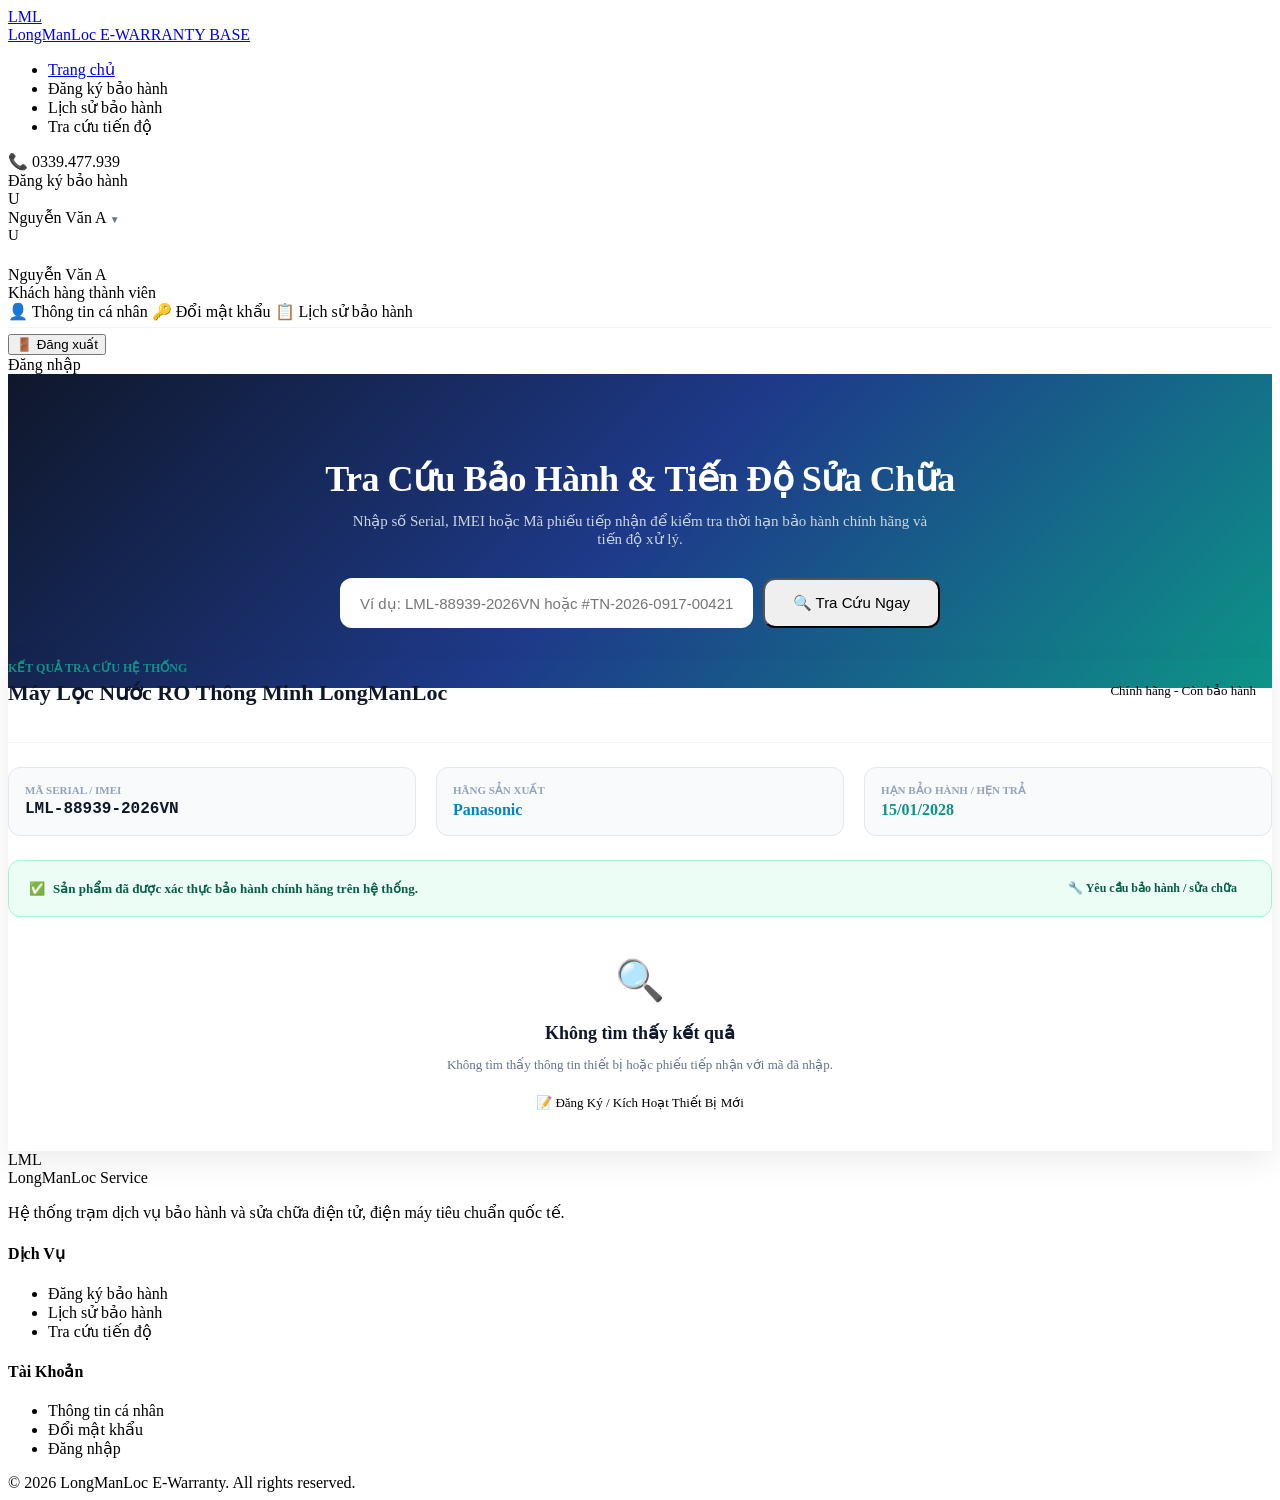
<file: src/main/resources/templates/warranty/lookup.html>
<!DOCTYPE html>
<html lang="vi" xmlns:th="http://www.thymeleaf.org" xmlns:sec="http://www.thymeleaf.org/extras/spring-security">
<head>
    <meta charset="UTF-8" />
    <meta name="viewport" content="width=device-width, initial-scale=1.0" />
    <title>Tra Cứu Bảo Hành & Tiến Độ Sửa Chữa – LongManLoc</title>
    <link href="https://fonts.googleapis.com/css2?family=Inter:wght@400;500;600;700;800;900&display=swap" rel="stylesheet" />
    <link rel="stylesheet" th:href="@{/css/home.css}" />
</head>
<body>

    <!-- ============================================================================
         HEADER & NAVBAR
         ============================================================================ -->
    <header class="navbar-header">
        <div class="nav-container">
            <a href="/" class="nav-brand">
                <div class="brand-icon-box">LML</div>
                <div class="brand-text">
                    <span class="brand-title">LongManLoc</span>
                    <span class="brand-subtitle">E-WARRANTY BASE</span>
                </div>
            </a>

            <ul class="nav-menu">
                <li><a href="/" class="nav-link">Trang chủ</a></li>
                <li><a th:href="@{/Warranty/Register}" class="nav-link">Đăng ký bảo hành</a></li>
                <li><a th:href="@{/Warranty/History}" class="nav-link">Lịch sử bảo hành</a></li>
                <li><a th:href="@{/Warranty/Lookup}" class="nav-link active">Tra cứu tiến độ</a></li>
            </ul>

            <div class="nav-right-actions">
                <div class="phone-contact-pill">
                    <span>📞</span> 0339.477.939
                </div>
                <a th:href="@{/Warranty/Register}" class="btn-primary-teal">
                    Đăng ký bảo hành
                </a>

                <!-- If Authenticated: Dropdown -->
                <div class="user-profile-menu" id="userProfileMenu" onclick="toggleProfileDropdown(event)" sec:authorize="isAuthenticated()">
                    <div class="user-avatar-circle" th:text="${userFullName != null ? #strings.substring(userFullName, 0, 1).toUpperCase() : #strings.substring(#authentication.name, 0, 1).toUpperCase()}">U</div>
                    <span class="user-name-text" th:text="${userFullName != null ? userFullName : #authentication.name}">Nguyễn Văn A</span>
                    <span style="font-size: 10px; color: #64748b;">▼</span>

                    <div class="profile-dropdown-content" onclick="event.stopPropagation()">
                        <div class="profile-dropdown-header">
                            <div class="user-avatar-circle" style="width: 38px; height: 38px; font-size: 15px;" th:text="${userFullName != null ? #strings.substring(userFullName, 0, 1).toUpperCase() : #strings.substring(#authentication.name, 0, 1).toUpperCase()}">U</div>
                            <div>
                                <div class="dropdown-user-name" th:text="${userFullName != null ? userFullName : #authentication.name}">Nguyễn Văn A</div>
                                <div class="dropdown-user-role">Khách hàng thành viên</div>
                            </div>
                        </div>

                        <a th:href="@{/Account/Profile}" class="profile-dropdown-item">
                            <span>👤</span> Thông tin cá nhân
                        </a>
                        <a th:href="@{/Account/ChangePassword}" class="profile-dropdown-item">
                            <span>🔑</span> Đổi mật khẩu
                        </a>
                        <a th:href="@{/Warranty/History}" class="profile-dropdown-item">
                            <span>📋</span> Lịch sử bảo hành
                        </a>
                        
                        <div style="height: 1px; background: #f1f5f9; margin: 6px 0;"></div>

                        <form th:action="@{/Account/Logout}" method="post" style="margin: 0;">
                            <button type="submit" class="profile-dropdown-item logout-item">
                                <span>🚪</span> Đăng xuất
                            </button>
                        </form>
                    </div>
                </div>

                <!-- If Anonymous: Login link -->
                <a th:href="@{/Account/Login}" class="btn-secondary-white" sec:authorize="isAnonymous()">
                    Đăng nhập
                </a>
            </div>
        </div>
    </header>

    <!-- ============================================================================
         LOOKUP HERO SECTION
         ============================================================================ -->
    <div style="background: linear-gradient(135deg, #0f172a 0%, #1e3a8a 50%, #0d9488 100%); color: #ffffff; padding: 60px 24px; text-align: center;">
        <h1 style="font-size: 36px; font-weight: 900; margin-bottom: 12px; letter-spacing: -0.5px;">
            Tra Cứu Bảo Hành & Tiến Độ Sửa Chữa
        </h1>
        <p style="font-size: 15px; color: #cbd5e1; max-width: 600px; margin: 0 auto 30px auto;">
            Nhập số Serial, IMEI hoặc Mã phiếu tiếp nhận để kiểm tra thời hạn bảo hành chính hãng và tiến độ xử lý.
        </p>

        <!-- Search Form -->
        <form th:action="@{/Warranty/Lookup}" method="get" style="max-width: 600px; margin: 0 auto; display: flex; gap: 10px;">
            <input type="text" name="keyword" th:value="${keyword}" placeholder="Ví dụ: LML-88939-2026VN hoặc #TN-2026-0917-00421" 
                   style="flex: 1; padding: 14px 20px; border-radius: 12px; border: none; font-size: 15px; outline: none;" required />
            <button type="submit" class="btn-primary-teal" style="padding: 14px 28px; font-size: 15px; border-radius: 12px; white-space: nowrap;">
                🔍 Tra Cứu Ngay
            </button>
        </form>
    </div>

    <!-- ============================================================================
         PAGE CONTENT: RESULT
         ============================================================================ -->
    <main class="page-container" style="margin-top: -30px;">
        
        <!-- Result Card -->
        <div th:if="${lookupResult}" class="content-panel-card" style="box-shadow: 0 10px 30px rgba(0,0,0,0.08);">
            
            <div th:if="${lookupResult.found}">
                <div style="display: flex; align-items: center; justify-content: space-between; border-bottom: 1px solid #f1f5f9; padding-bottom: 18px; margin-bottom: 24px;">
                    <div>
                        <span style="font-size: 12px; font-weight: 800; color: #0d9488; text-transform: uppercase;">
                            KẾT QUẢ TRA CỨU HỆ THỐNG
                        </span>
                        <h2 style="font-size: 22px; font-weight: 900; color: #0f172a; margin-top: 4px;" th:text="${lookupResult.productName}">
                            Máy Lọc Nước RO Thông Minh LongManLoc
                        </h2>
                    </div>
                    <span class="badge" th:classappend="${lookupResult.warrantyBadgeClass}" style="font-size: 13px; padding: 6px 16px;" th:text="${lookupResult.warrantyStatusBadge}">
                        Chính hãng - Còn bảo hành
                    </span>
                </div>

                <div style="display: grid; grid-template-columns: repeat(3, 1fr); gap: 20px; margin-bottom: 24px;">
                    <div style="background: #f8fafc; padding: 16px; border-radius: 12px; border: 1px solid #e2e8f0;">
                        <div style="font-size: 11px; color: #94a3b8; text-transform: uppercase; font-weight: 700;">Mã Serial / IMEI</div>
                        <div style="font-size: 16px; font-weight: 800; color: #0f172a; font-family: monospace; margin-top: 4px;" th:text="${lookupResult.serialOrCode}">LML-88939-2026VN</div>
                    </div>
                    <div style="background: #f8fafc; padding: 16px; border-radius: 12px; border: 1px solid #e2e8f0;">
                        <div style="font-size: 11px; color: #94a3b8; text-transform: uppercase; font-weight: 700;">Hãng Sản Xuất</div>
                        <div style="font-size: 16px; font-weight: 800; color: #0284c7; margin-top: 4px;" th:text="${lookupResult.brandName}">Panasonic</div>
                    </div>
                    <div style="background: #f8fafc; padding: 16px; border-radius: 12px; border: 1px solid #e2e8f0;">
                        <div style="font-size: 11px; color: #94a3b8; text-transform: uppercase; font-weight: 700;">Hạn Bảo Hành / Hẹn Trả</div>
                        <div style="font-size: 16px; font-weight: 800; color: #0d9488; margin-top: 4px;" th:text="${lookupResult.expiryDate}">15/01/2028</div>
                    </div>
                </div>

                <div style="background: #ecfdf5; border: 1px solid #a7f3d0; border-radius: 12px; padding: 14px 20px; color: #065f46; font-size: 13px; font-weight: 600; display: flex; align-items: center; justify-content: space-between;">
                    <div style="display: flex; align-items: center; gap: 8px;">
                        <span>✅</span> <span th:text="${lookupResult.message}">Sản phẩm đã được xác thực bảo hành chính hãng trên hệ thống.</span>
                    </div>
                    <a th:href="@{/Warranty/Register(mode='ONLINE_REQUEST', serial=${lookupResult.serialOrCode})}" class="btn-primary-teal" style="font-size: 12px; padding: 6px 14px;">
                        🔧 Yêu cầu bảo hành / sửa chữa
                    </a>
                </div>
            </div>

            <!-- Not Found -->
            <div th:unless="${lookupResult.found}" style="text-align: center; padding: 40px 20px;">
                <div style="font-size: 40px; margin-bottom: 12px;">🔍</div>
                <h3 style="font-size: 18px; font-weight: 800; color: #0f172a; margin-bottom: 6px;">Không tìm thấy kết quả</h3>
                <p style="font-size: 13px; color: #64748b; margin-bottom: 20px;" th:text="${lookupResult.message}">
                    Không tìm thấy thông tin thiết bị hoặc phiếu tiếp nhận với mã đã nhập.
                </p>
                <a th:href="@{/Warranty/Register}" class="btn-primary-teal" style="font-size: 13px; padding: 10px 22px;">
                    📝 Đăng Ký / Kích Hoạt Thiết Bị Mới
                </a>
            </div>

        </div>

    </main>

    <!-- ============================================================================
         FOOTER
         ============================================================================ -->
    <footer class="footer-section">
        <div class="footer-container">
            <div class="footer-col-about">
                <div class="footer-brand">
                    <div class="brand-icon-box">LML</div>
                    <span class="footer-brand-title">LongManLoc Service</span>
                </div>
                <p class="footer-desc">
                    Hệ thống trạm dịch vụ bảo hành và sửa chữa điện tử, điện máy tiêu chuẩn quốc tế.
                </p>
            </div>
            <div class="footer-col-links">
                <h4 class="footer-col-title">Dịch Vụ</h4>
                <ul class="footer-links-ul">
                    <li><a th:href="@{/Warranty/Register}">Đăng ký bảo hành</a></li>
                    <li><a th:href="@{/Warranty/History}">Lịch sử bảo hành</a></li>
                    <li><a th:href="@{/Warranty/Lookup}">Tra cứu tiến độ</a></li>
                </ul>
            </div>
            <div class="footer-col-links">
                <h4 class="footer-col-title">Tài Khoản</h4>
                <ul class="footer-links-ul">
                    <li><a th:href="@{/Account/Profile}">Thông tin cá nhân</a></li>
                    <li><a th:href="@{/Account/ChangePassword}">Đổi mật khẩu</a></li>
                    <li><a th:href="@{/Account/Login}">Đăng nhập</a></li>
                </ul>
            </div>
        </div>
        <div class="footer-bottom-strip">
            <div>© 2026 LongManLoc E-Warranty. All rights reserved.</div>
        </div>
    </footer>

    <script th:src="@{/js/main.js}"></script>
</body>
</html>
</file>
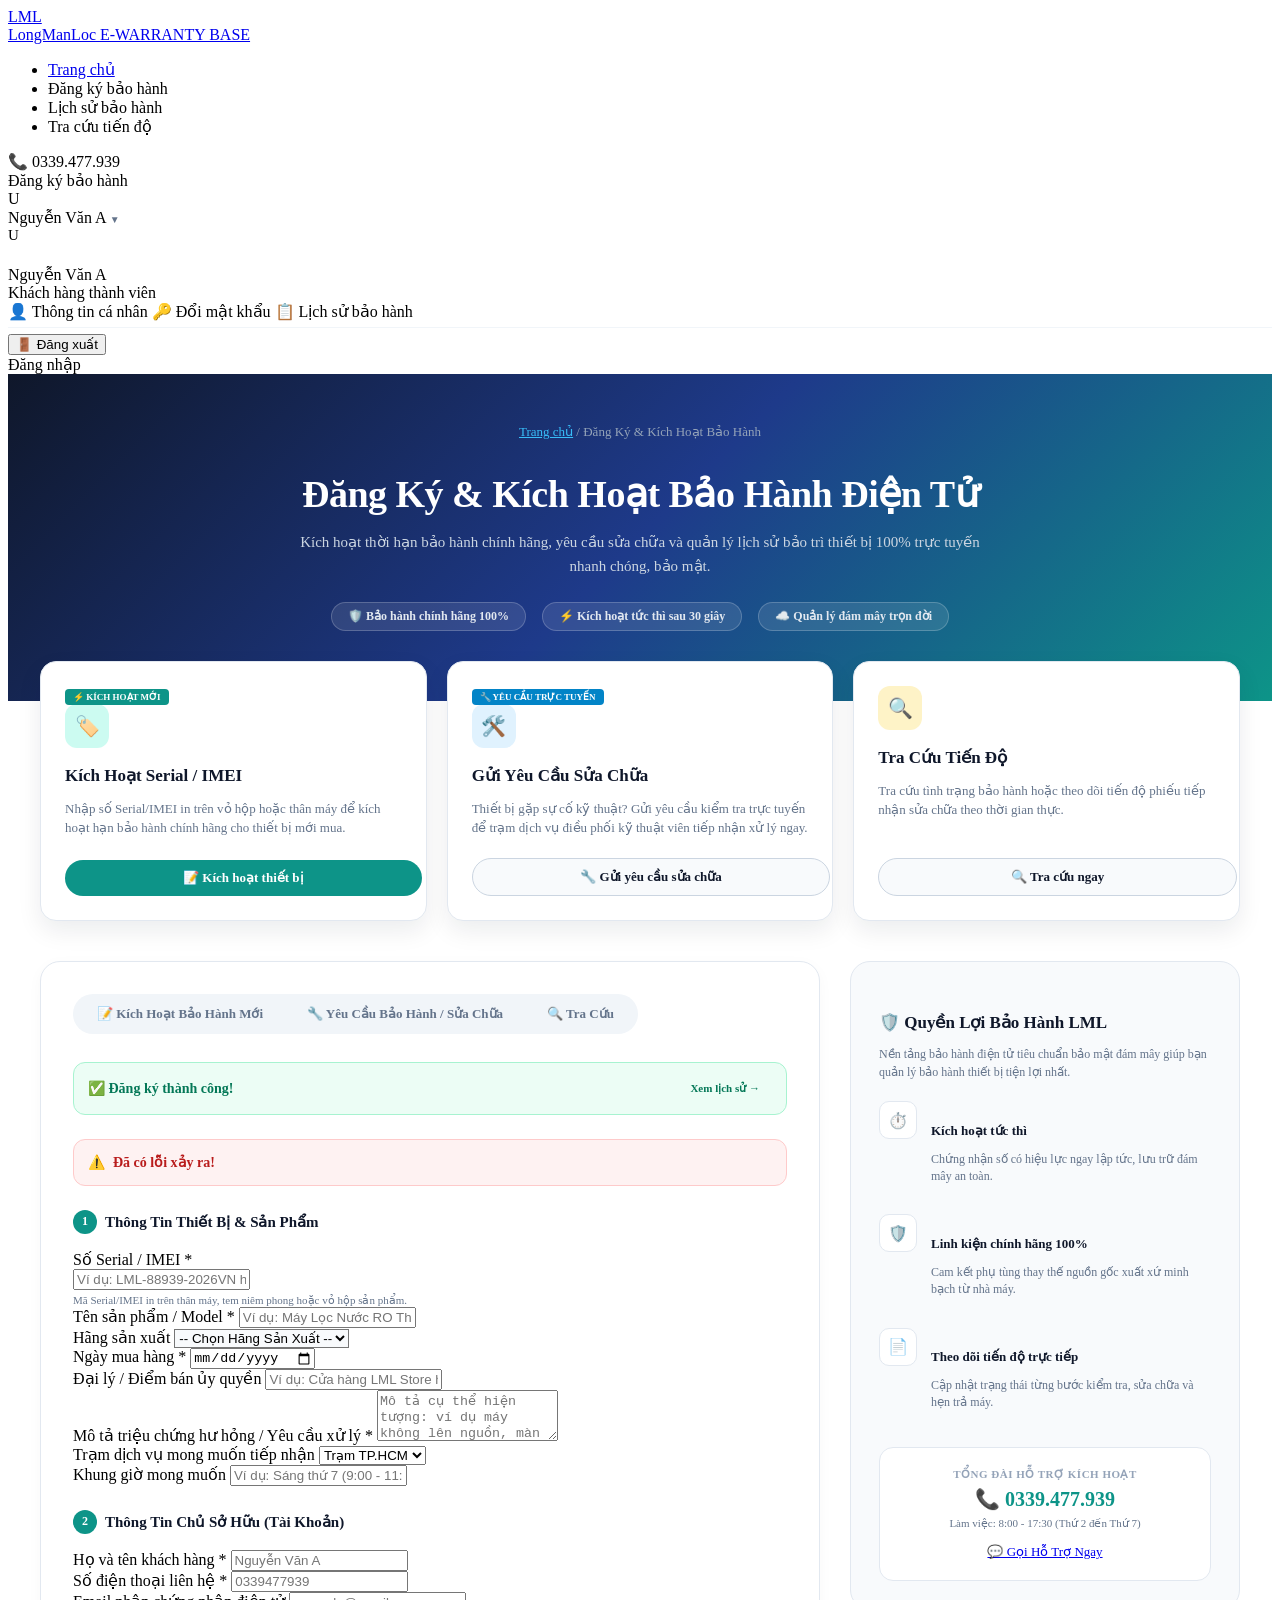
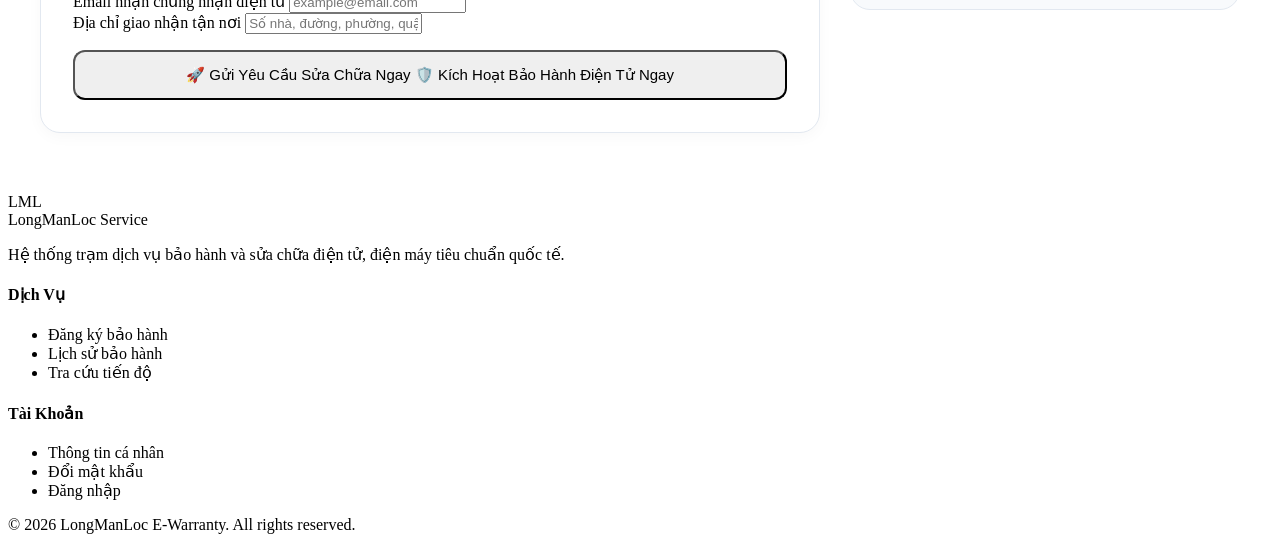
<file: src/main/resources/templates/warranty/register.html>
<!DOCTYPE html>
<html lang="vi" xmlns:th="http://www.thymeleaf.org" xmlns:sec="http://www.thymeleaf.org/extras/spring-security">
<head>
    <meta charset="UTF-8" />
    <meta name="viewport" content="width=device-width, initial-scale=1.0" />
    <title>Đăng Ký & Kích Hoạt Bảo Hành – LongManLoc</title>
    <link href="https://fonts.googleapis.com/css2?family=Inter:wght@400;500;600;700;800;900&display=swap" rel="stylesheet" />
    <link rel="stylesheet" th:href="@{/css/home.css}" />
    <style>
        .warranty-hero-banner {
            background: linear-gradient(135deg, #0f172a 0%, #1e3a8a 50%, #0d9488 100%);
            color: #ffffff;
            padding: 50px 24px 70px 24px;
            text-align: center;
        }

        .breadcrumb-text {
            font-size: 13px;
            color: #94a3b8;
            margin-bottom: 12px;
        }
        .breadcrumb-text a {
            color: #38bdf8;
        }

        .warranty-title {
            font-size: 38px;
            font-weight: 900;
            margin-bottom: 14px;
            letter-spacing: -0.5px;
        }

        .warranty-subtitle {
            font-size: 15px;
            color: #cbd5e1;
            max-width: 680px;
            margin: 0 auto 24px auto;
            line-height: 1.6;
        }

        .hero-badges-row {
            display: flex;
            align-items: center;
            justify-content: center;
            gap: 16px;
            flex-wrap: wrap;
        }

        .hero-badge-pill {
            background: rgba(255, 255, 255, 0.1);
            border: 1px solid rgba(255, 255, 255, 0.2);
            padding: 6px 16px;
            border-radius: 50px;
            font-size: 12px;
            font-weight: 600;
            color: #e2e8f0;
        }

        .method-cards-section {
            max-width: 1200px;
            margin: -40px auto 40px auto;
            padding: 0 24px;
            display: grid;
            grid-template-columns: repeat(3, 1fr);
            gap: 20px;
            position: relative;
            z-index: 10;
        }

        .method-card {
            background: #ffffff;
            border-radius: 16px;
            padding: 24px;
            box-shadow: 0 10px 25px rgba(15, 23, 42, 0.08);
            border: 1px solid #e2e8f0;
            display: flex;
            flex-direction: column;
            justify-content: space-between;
            transition: transform 0.2s ease, border-color 0.2s ease;
            cursor: pointer;
        }

        .method-card:hover {
            transform: translateY(-4px);
            border-color: #0d9488;
        }

        .method-card.active-method {
            border: 2px solid #0d9488;
            box-shadow: 0 10px 30px rgba(13, 148, 136, 0.15);
        }

        .method-card-badge {
            align-self: flex-start;
            background: #0d9488;
            color: #ffffff;
            font-size: 9px;
            font-weight: 800;
            padding: 3px 8px;
            border-radius: 4px;
            margin-bottom: 12px;
            text-transform: uppercase;
        }

        .method-icon-box {
            width: 44px;
            height: 44px;
            border-radius: 12px;
            background: #ccfbf1;
            color: #0d9488;
            display: flex;
            align-items: center;
            justify-content: center;
            font-size: 20px;
            margin-bottom: 14px;
        }

        .method-card-title {
            font-size: 17px;
            font-weight: 800;
            color: #0f172a;
            margin-bottom: 8px;
        }

        .method-card-desc {
            font-size: 13px;
            color: #64748b;
            line-height: 1.5;
            margin-bottom: 20px;
        }

        .btn-method-action {
            width: 100%;
            padding: 10px;
            border-radius: 50px;
            border: 1px solid #cbd5e1;
            background: #f8fafc;
            color: #0f172a;
            font-size: 13px;
            font-weight: 700;
            cursor: pointer;
            text-align: center;
            transition: all 0.2s ease;
        }

        .btn-method-action.primary {
            background: #0d9488;
            color: #ffffff;
            border: none;
        }

        .register-main-container {
            max-width: 1200px;
            margin: 0 auto 60px auto;
            padding: 0 24px;
            display: grid;
            grid-template-columns: 2fr 1fr;
            gap: 30px;
        }

        .form-card-panel {
            background: #ffffff;
            border-radius: 20px;
            padding: 32px;
            border: 1px solid #e2e8f0;
            box-shadow: 0 4px 15px rgba(0, 0, 0, 0.03);
        }

        .tab-switcher-pills {
            display: flex;
            background: #f1f5f9;
            padding: 4px;
            border-radius: 50px;
            margin-bottom: 28px;
            width: fit-content;
            gap: 4px;
        }

        .tab-pill-btn {
            padding: 8px 20px;
            border-radius: 50px;
            font-size: 13px;
            font-weight: 700;
            color: #64748b;
            border: none;
            background: none;
            cursor: pointer;
            text-decoration: none;
            transition: all 0.2s ease;
        }

        .tab-pill-btn.active {
            background: #ffffff;
            color: #0f172a;
            box-shadow: 0 2px 6px rgba(0,0,0,0.08);
        }

        .sidebar-benefits-card {
            background: #f8fafc;
            border: 1px solid #e2e8f0;
            border-radius: 20px;
            padding: 28px;
            height: fit-content;
        }

        .sidebar-title {
            font-size: 17px;
            font-weight: 800;
            color: #0f172a;
            margin-bottom: 8px;
        }

        .benefit-item-row {
            display: flex;
            gap: 14px;
            margin-bottom: 18px;
        }

        .benefit-icon-box {
            width: 36px;
            height: 36px;
            border-radius: 10px;
            background: #ffffff;
            border: 1px solid #e2e8f0;
            display: flex;
            align-items: center;
            justify-content: center;
            font-size: 16px;
            flex-shrink: 0;
        }

        .benefit-text h5 {
            font-size: 13px;
            font-weight: 800;
            color: #0f172a;
            margin-bottom: 2px;
        }

        .benefit-text p {
            font-size: 12px;
            color: #64748b;
            line-height: 1.4;
        }

        .support-box-white {
            background: #ffffff;
            border: 1px solid #e2e8f0;
            border-radius: 14px;
            padding: 20px;
            text-align: center;
            margin-top: 24px;
        }

        .support-box-title {
            font-size: 11px;
            font-weight: 800;
            color: #94a3b8;
            letter-spacing: 0.5px;
            text-transform: uppercase;
            margin-bottom: 6px;
        }

        .support-phone-num {
            font-size: 20px;
            font-weight: 900;
            color: #0d9488;
            margin-bottom: 6px;
        }

        @media (max-width: 900px) {
            .method-cards-section {
                grid-template-columns: 1fr;
            }
            .register-main-container {
                grid-template-columns: 1fr;
            }
        }
    </style>
</head>
<body>

    <!-- ============================================================================
         HEADER & NAVBAR
         ============================================================================ -->
    <header class="navbar-header">
        <div class="nav-container">
            <a href="/" class="nav-brand">
                <div class="brand-icon-box">LML</div>
                <div class="brand-text">
                    <span class="brand-title">LongManLoc</span>
                    <span class="brand-subtitle">E-WARRANTY BASE</span>
                </div>
            </a>

            <ul class="nav-menu">
                <li><a href="/" class="nav-link">Trang chủ</a></li>
                <li><a th:href="@{/Warranty/Register}" class="nav-link active">Đăng ký bảo hành</a></li>
                <li><a th:href="@{/Warranty/History}" class="nav-link">Lịch sử bảo hành</a></li>
                <li><a th:href="@{/Warranty/Lookup}" class="nav-link">Tra cứu tiến độ</a></li>
            </ul>

            <div class="nav-right-actions">
                <div class="phone-contact-pill">
                    <span>📞</span> 0339.477.939
                </div>
                <a th:href="@{/Warranty/Register}" class="btn-primary-teal">
                    Đăng ký bảo hành
                </a>

                <!-- User Authenticated Profile Widget -->
                <div class="user-profile-menu" id="userProfileMenu" onclick="toggleProfileDropdown(event)" sec:authorize="isAuthenticated()">
                    <div class="user-avatar-circle" th:text="${userFullName != null ? #strings.substring(userFullName, 0, 1).toUpperCase() : #strings.substring(#authentication.name, 0, 1).toUpperCase()}">U</div>
                    <span class="user-name-text" th:text="${userFullName != null ? userFullName : #authentication.name}">Nguyễn Văn A</span>
                    <span style="font-size: 10px; color: #64748b;">▼</span>

                    <div class="profile-dropdown-content" onclick="event.stopPropagation()">
                        <div class="profile-dropdown-header">
                            <div class="user-avatar-circle" style="width: 38px; height: 38px; font-size: 15px;" th:text="${userFullName != null ? #strings.substring(userFullName, 0, 1).toUpperCase() : #strings.substring(#authentication.name, 0, 1).toUpperCase()}">U</div>
                            <div>
                                <div class="dropdown-user-name" th:text="${userFullName != null ? userFullName : #authentication.name}">Nguyễn Văn A</div>
                                <div class="dropdown-user-role">Khách hàng thành viên</div>
                            </div>
                        </div>

                        <a th:href="@{/Account/Profile}" class="profile-dropdown-item">
                            <span>👤</span> Thông tin cá nhân
                        </a>
                        <a th:href="@{/Account/ChangePassword}" class="profile-dropdown-item">
                            <span>🔑</span> Đổi mật khẩu
                        </a>
                        <a th:href="@{/Warranty/History}" class="profile-dropdown-item">
                            <span>📋</span> Lịch sử bảo hành
                        </a>
                        
                        <div style="height: 1px; background: #f1f5f9; margin: 6px 0;"></div>

                        <form th:action="@{/Account/Logout}" method="post" style="margin: 0;">
                            <button type="submit" class="profile-dropdown-item logout-item">
                                <span>🚪</span> Đăng xuất
                            </button>
                        </form>
                    </div>
                </div>

                <!-- If Anonymous: Login link -->
                <a th:href="@{/Account/Login}" class="btn-secondary-white" sec:authorize="isAnonymous()">
                    Đăng nhập
                </a>
            </div>
        </div>
    </header>

    <!-- ============================================================================
         HERO BANNER SECTION
         ============================================================================ -->
    <section class="warranty-hero-banner">
        <div class="breadcrumb-text">
            <a href="/">Trang chủ</a> / <span>Đăng Ký & Kích Hoạt Bảo Hành</span>
        </div>
        <h1 class="warranty-title">Đăng Ký & Kích Hoạt Bảo Hành Điện Tử</h1>
        <p class="warranty-subtitle">
            Kích hoạt thời hạn bảo hành chính hãng, yêu cầu sửa chữa và quản lý lịch sử bảo trì thiết bị 100% trực tuyến nhanh chóng, bảo mật.
        </p>
        <div class="hero-badges-row">
            <div class="hero-badge-pill">🛡️ Bảo hành chính hãng 100%</div>
            <div class="hero-badge-pill">⚡ Kích hoạt tức thì sau 30 giây</div>
            <div class="hero-badge-pill">☁️ Quản lý đám mây trọn đời</div>
        </div>
    </section>

    <!-- ============================================================================
         3 METHOD CARDS
         ============================================================================ -->
    <div class="method-cards-section">
        <div class="method-card" th:classappend="${warrantyRegisterModel.formMode == 'ACTIVATE' ? 'active-method' : ''}" onclick="window.location.href='/Warranty/Register?mode=ACTIVATE'">
            <div>
                <span class="method-card-badge">⚡ Kích hoạt mới</span>
                <div class="method-icon-box">🏷️</div>
                <h3 class="method-card-title">Kích Hoạt Serial / IMEI</h3>
                <p class="method-card-desc">Nhập số Serial/IMEI in trên vỏ hộp hoặc thân máy để kích hoạt hạn bảo hành chính hãng cho thiết bị mới mua.</p>
            </div>
            <a th:href="@{/Warranty/Register(mode='ACTIVATE')}" class="btn-method-action primary">📝 Kích hoạt thiết bị</a>
        </div>

        <div class="method-card" th:classappend="${warrantyRegisterModel.formMode == 'ONLINE_REQUEST' ? 'active-method' : ''}" onclick="window.location.href='/Warranty/Register?mode=ONLINE_REQUEST'">
            <div>
                <span class="method-card-badge" style="background: #0284c7;">🔧 Yêu cầu trực tuyến</span>
                <div class="method-icon-box" style="background: #e0f2fe; color: #0284c7;">🛠️</div>
                <h3 class="method-card-title">Gửi Yêu Cầu Sửa Chữa</h3>
                <p class="method-card-desc">Thiết bị gặp sự cố kỹ thuật? Gửi yêu cầu kiểm tra trực tuyến để trạm dịch vụ điều phối kỹ thuật viên tiếp nhận xử lý ngay.</p>
            </div>
            <a th:href="@{/Warranty/Register(mode='ONLINE_REQUEST')}" class="btn-method-action">🔧 Gửi yêu cầu sửa chữa</a>
        </div>

        <div class="method-card" onclick="window.location.href='/Warranty/Lookup'">
            <div>
                <div class="method-icon-box" style="background: #fef3c7; color: #d97706;">🔍</div>
                <h3 class="method-card-title">Tra Cứu Tiến Độ</h3>
                <p class="method-card-desc">Tra cứu tình trạng bảo hành hoặc theo dõi tiến độ phiếu tiếp nhận sửa chữa theo thời gian thực.</p>
            </div>
            <a th:href="@{/Warranty/Lookup}" class="btn-method-action">🔍 Tra cứu ngay</a>
        </div>
    </div>

    <!-- ============================================================================
         MAIN FORM & SIDEBAR SECTION
         ============================================================================ -->
    <main class="register-main-container">
        
        <!-- Left Form Card -->
        <div class="form-card-panel">
            
            <div class="tab-switcher-pills">
                <a th:href="@{/Warranty/Register(mode='ACTIVATE')}" class="tab-pill-btn" th:classappend="${warrantyRegisterModel.formMode == 'ACTIVATE' ? 'active' : ''}">
                    📝 Kích Hoạt Bảo Hành Mới
                </a>
                <a th:href="@{/Warranty/Register(mode='ONLINE_REQUEST')}" class="tab-pill-btn" th:classappend="${warrantyRegisterModel.formMode == 'ONLINE_REQUEST' ? 'active' : ''}">
                    🔧 Yêu Cầu Bảo Hành / Sửa Chữa
                </a>
                <a th:href="@{/Warranty/Lookup}" class="tab-pill-btn">
                    🔍 Tra Cứu
                </a>
            </div>

            <!-- Success / Error Alert -->
            <div th:if="${successMessage}" style="background: #ecfdf5; color: #047857; padding: 14px; border-radius: 12px; font-size: 14px; font-weight: 600; margin-bottom: 24px; border: 1px solid #a7f3d0; display: flex; align-items: center; justify-content: space-between;">
                <div>
                    <span>✅</span> <span th:text="${successMessage}">Đăng ký thành công!</span>
                </div>
                <a th:href="@{/Warranty/History}" class="btn-primary-teal" style="font-size: 11px; padding: 5px 12px;">
                    Xem lịch sử →
                </a>
            </div>

            <div th:if="${errorMessage}" style="background: #fef2f2; color: #b91c1c; padding: 14px; border-radius: 12px; font-size: 14px; font-weight: 600; margin-bottom: 24px; border: 1px solid #fecaca; display: flex; align-items: center; gap: 8px;">
                <span>⚠️</span> <span th:text="${errorMessage}">Đã có lỗi xảy ra!</span>
            </div>

            <!-- Form Inputs -->
            <form th:action="@{/Warranty/Register}" th:object="${warrantyRegisterModel}" method="post">
                <input type="hidden" th:field="*{formMode}" id="formModeInput" />

                <!-- SECTION 1: THÔNG TIN SẢN PHẨM -->
                <div style="font-size: 15px; font-weight: 800; color: #0f172a; margin-bottom: 16px; display: flex; align-items: center; gap: 8px;">
                    <span style="background: #0d9488; color: #ffffff; width: 24px; height: 24px; border-radius: 50%; display: flex; align-items: center; justify-content: center; font-size: 12px;">1</span>
                    <span>Thông Tin Thiết Bị & Sản Phẩm</span>
                </div>

                <div class="form-row-group">
                    <label for="serialNumber">Số Serial / IMEI *</label>
                    <div class="input-with-button">
                        <input type="text" id="serialNumber" th:field="*{serialNumber}" placeholder="Ví dụ: LML-88939-2026VN hoặc 354812109876540" required />
                    </div>
                    <div th:if="${#fields.hasErrors('serialNumber')}" style="color: #dc2626; font-size: 12px; margin-top: 4px;" th:errors="*{serialNumber}"></div>
                    <div style="font-size: 11px; color: #64748b; margin-top: 4px;">Mã Serial/IMEI in trên thân máy, tem niêm phong hoặc vỏ hộp sản phẩm.</div>
                </div>

                <div class="two-inputs-grid form-row-group">
                    <div>
                        <label for="productName">Tên sản phẩm / Model *</label>
                        <input type="text" id="productName" th:field="*{productName}" class="regular-input" placeholder="Ví dụ: Máy Lọc Nước RO Thông Minh LML Prime" required />
                    </div>
                    <div>
                        <label for="maHang">Hãng sản xuất</label>
                        <select id="maHang" th:field="*{maHang}" class="regular-input" style="background: #f8fafc;">
                            <option value="">-- Chọn Hãng Sản Xuất --</option>
                            <option th:each="h : ${hangList}" th:value="${h.id}" th:text="${h.name}">Apple</option>
                        </select>
                    </div>
                </div>

                <!-- CHẾ ĐỘ 1: KÍCH HOẠT (ACTIVATE) -->
                <div th:if="${warrantyRegisterModel.formMode == 'ACTIVATE'}">
                    <div class="two-inputs-grid form-row-group">
                        <div>
                            <label for="purchaseDate">Ngày mua hàng *</label>
                            <input type="date" id="purchaseDate" th:field="*{purchaseDate}" class="regular-input" />
                        </div>
                        <div>
                            <label for="dealerName">Đại lý / Điểm bán ủy quyền</label>
                            <input type="text" id="dealerName" th:field="*{dealerName}" class="regular-input" placeholder="Ví dụ: Cửa hàng LML Store hoặc Điện Máy Xanh" />
                        </div>
                    </div>
                </div>

                <!-- CHẾ ĐỘ 2: YÊU CẦU SỬA CHỮA (ONLINE_REQUEST) -->
                <div th:if="${warrantyRegisterModel.formMode == 'ONLINE_REQUEST'}">
                    <div class="form-row-group">
                        <label for="moTaLoi">Mô tả triệu chứng hư hỏng / Yêu cầu xử lý *</label>
                        <textarea id="moTaLoi" th:field="*{moTaLoi}" class="regular-input" rows="3" placeholder="Mô tả cụ thể hiện tượng: ví dụ máy không lên nguồn, màn hình sọc, máy lọc nước rò rỉ..."></textarea>
                    </div>

                    <div class="two-inputs-grid form-row-group">
                        <div>
                            <label for="maTram">Trạm dịch vụ mong muốn tiếp nhận</label>
                            <select id="maTram" th:field="*{maTram}" class="regular-input">
                                <option th:each="tr : ${tramList}" th:value="${tr.id}" th:text="${tr.name}">Trạm TP.HCM</option>
                            </select>
                        </div>
                        <div>
                            <label for="thoiGianMongMuon">Khung giờ mong muốn</label>
                            <input type="text" id="thoiGianMongMuon" th:field="*{thoiGianMongMuon}" class="regular-input" placeholder="Ví dụ: Sáng thứ 7 (9:00 - 11:30)" />
                        </div>
                    </div>
                </div>

                <!-- SECTION 2: THÔNG TIN KHÁCH HÀNG -->
                <div style="font-size: 15px; font-weight: 800; color: #0f172a; margin: 24px 0 16px 0; display: flex; align-items: center; gap: 8px;">
                    <span style="background: #0d9488; color: #ffffff; width: 24px; height: 24px; border-radius: 50%; display: flex; align-items: center; justify-content: center; font-size: 12px;">2</span>
                    <span>Thông Tin Chủ Sở Hữu (Tài Khoản)</span>
                </div>

                <div class="two-inputs-grid form-row-group">
                    <div>
                        <label for="fullName">Họ và tên khách hàng *</label>
                        <input type="text" id="fullName" th:field="*{fullName}" class="regular-input" placeholder="Nguyễn Văn A" required />
                    </div>
                    <div>
                        <label for="phone">Số điện thoại liên hệ *</label>
                        <input type="text" id="phone" th:field="*{phone}" class="regular-input" placeholder="0339477939" required />
                    </div>
                </div>

                <div class="two-inputs-grid form-row-group">
                    <div>
                        <label for="email">Email nhận chứng nhận điện tử</label>
                        <input type="email" id="email" th:field="*{email}" class="regular-input" placeholder="example@email.com" />
                    </div>
                    <div>
                        <label for="address">Địa chỉ giao nhận tận nơi</label>
                        <input type="text" id="address" th:field="*{address}" class="regular-input" placeholder="Số nhà, đường, phường, quận, TP" />
                    </div>
                </div>

                <button type="submit" class="btn-primary-teal" style="width: 100%; font-size: 15px; padding: 14px; margin-top: 16px; border-radius: 12px;">
                    <span th:if="${warrantyRegisterModel.formMode == 'ONLINE_REQUEST'}">🚀 Gửi Yêu Cầu Sửa Chữa Ngay</span>
                    <span th:unless="${warrantyRegisterModel.formMode == 'ONLINE_REQUEST'}">🛡️ Kích Hoạt Bảo Hành Điện Tử Ngay</span>
                </button>

            </form>

        </div>

        <!-- Right Sidebar Benefits -->
        <aside class="sidebar-benefits-card">
            <h4 class="sidebar-title">🛡️ Quyền Lợi Bảo Hành LML</h4>
            <p style="font-size: 12px; color: #64748b; margin-bottom: 20px; line-height: 1.5;">
                Nền tảng bảo hành điện tử tiêu chuẩn bảo mật đám mây giúp bạn quản lý bảo hành thiết bị tiện lợi nhất.
            </p>

            <div class="benefit-item-row">
                <div class="benefit-icon-box">⏱️</div>
                <div class="benefit-text">
                    <h5>Kích hoạt tức thì</h5>
                    <p>Chứng nhận số có hiệu lực ngay lập tức, lưu trữ đám mây an toàn.</p>
                </div>
            </div>

            <div class="benefit-item-row">
                <div class="benefit-icon-box">🛡️</div>
                <div class="benefit-text">
                    <h5>Linh kiện chính hãng 100%</h5>
                    <p>Cam kết phụ tùng thay thế nguồn gốc xuất xứ minh bạch từ nhà máy.</p>
                </div>
            </div>

            <div class="benefit-item-row">
                <div class="benefit-icon-box">📄</div>
                <div class="benefit-text">
                    <h5>Theo dõi tiến độ trực tiếp</h5>
                    <p>Cập nhật trạng thái từng bước kiểm tra, sửa chữa và hẹn trả máy.</p>
                </div>
            </div>

            <div class="support-box-white">
                <div class="support-box-title">TỔNG ĐÀI HỖ TRỢ KÍCH HOẠT</div>
                <div class="support-phone-num">📞 0339.477.939</div>
                <div style="font-size: 11px; color: #64748b; margin-bottom: 12px;">Làm việc: 8:00 - 17:30 (Thứ 2 đến Thứ 7)</div>
                <a href="tel:0339477939" class="btn-primary-teal" style="width: 100%; font-size: 13px; padding: 8px;">
                    💬 Gọi Hỗ Trợ Ngay
                </a>
            </div>
        </aside>

    </main>

    <!-- ============================================================================
         FOOTER
         ============================================================================ -->
    <footer class="footer-section">
        <div class="footer-container">
            <div class="footer-col-about">
                <div class="footer-brand">
                    <div class="brand-icon-box">LML</div>
                    <span class="footer-brand-title">LongManLoc Service</span>
                </div>
                <p class="footer-desc">
                    Hệ thống trạm dịch vụ bảo hành và sửa chữa điện tử, điện máy tiêu chuẩn quốc tế.
                </p>
            </div>
            <div class="footer-col-links">
                <h4 class="footer-col-title">Dịch Vụ</h4>
                <ul class="footer-links-ul">
                    <li><a th:href="@{/Warranty/Register}">Đăng ký bảo hành</a></li>
                    <li><a th:href="@{/Warranty/History}">Lịch sử bảo hành</a></li>
                    <li><a th:href="@{/Warranty/Lookup}">Tra cứu tiến độ</a></li>
                </ul>
            </div>
            <div class="footer-col-links">
                <h4 class="footer-col-title">Tài Khoản</h4>
                <ul class="footer-links-ul">
                    <li><a th:href="@{/Account/Profile}">Thông tin cá nhân</a></li>
                    <li><a th:href="@{/Account/ChangePassword}">Đổi mật khẩu</a></li>
                    <li><a th:href="@{/Account/Login}">Đăng nhập</a></li>
                </ul>
            </div>
        </div>
        <div class="footer-bottom-strip">
            <div>© 2026 LongManLoc E-Warranty. All rights reserved.</div>
        </div>
    </footer>

    <script th:src="@{/js/main.js}"></script>
</body>
</html>
</file>
